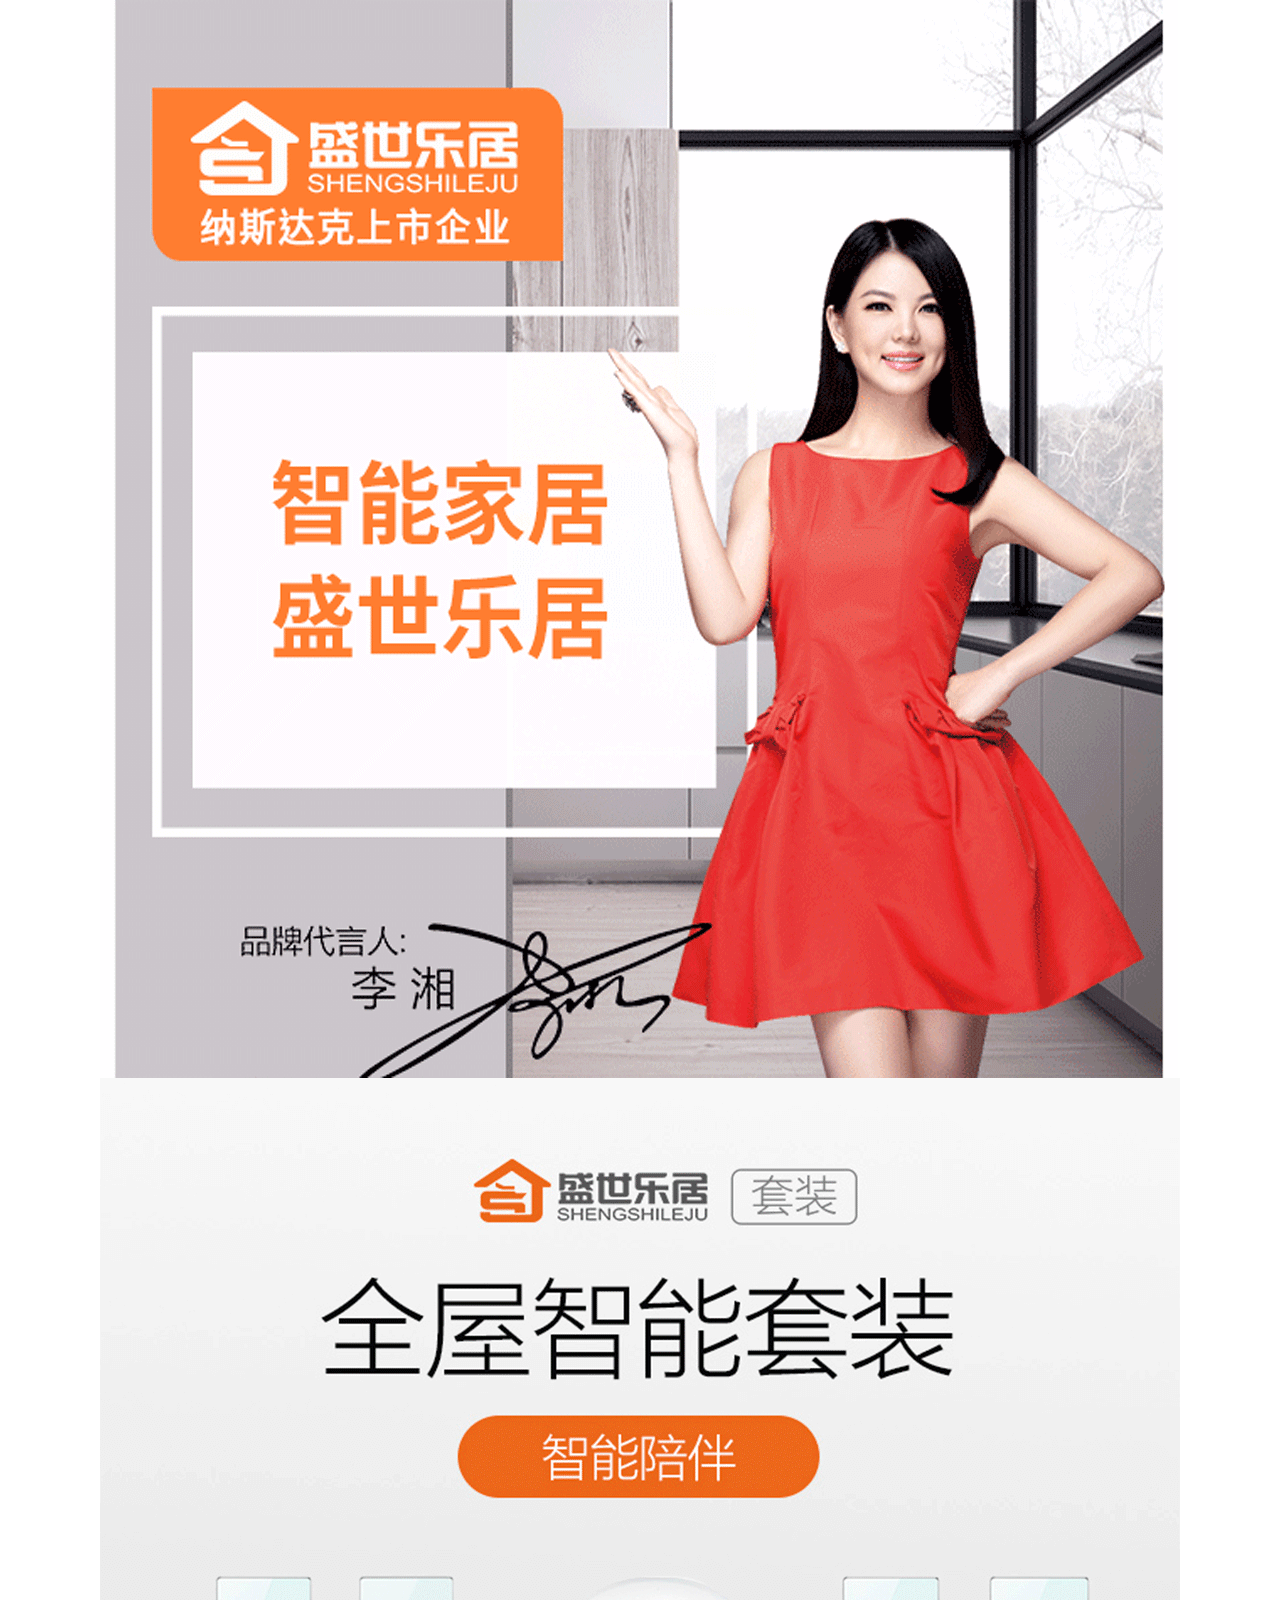
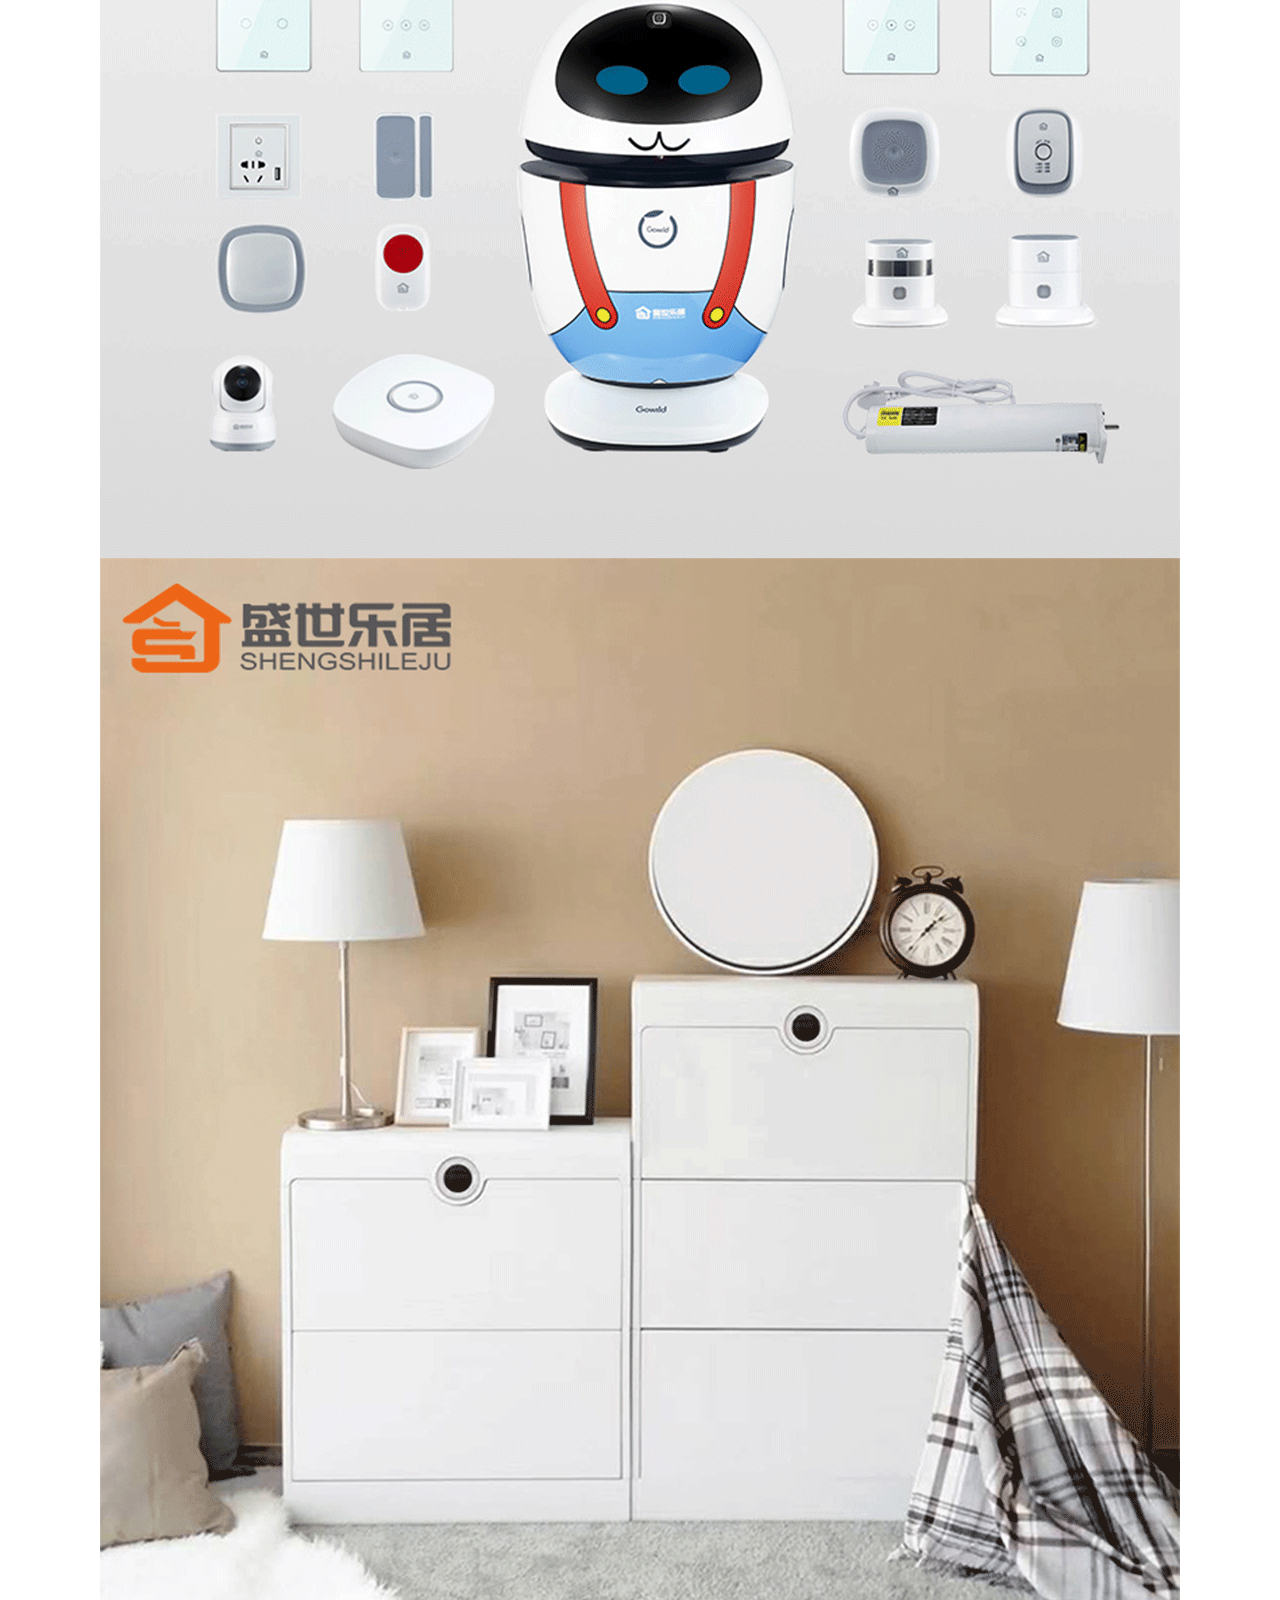
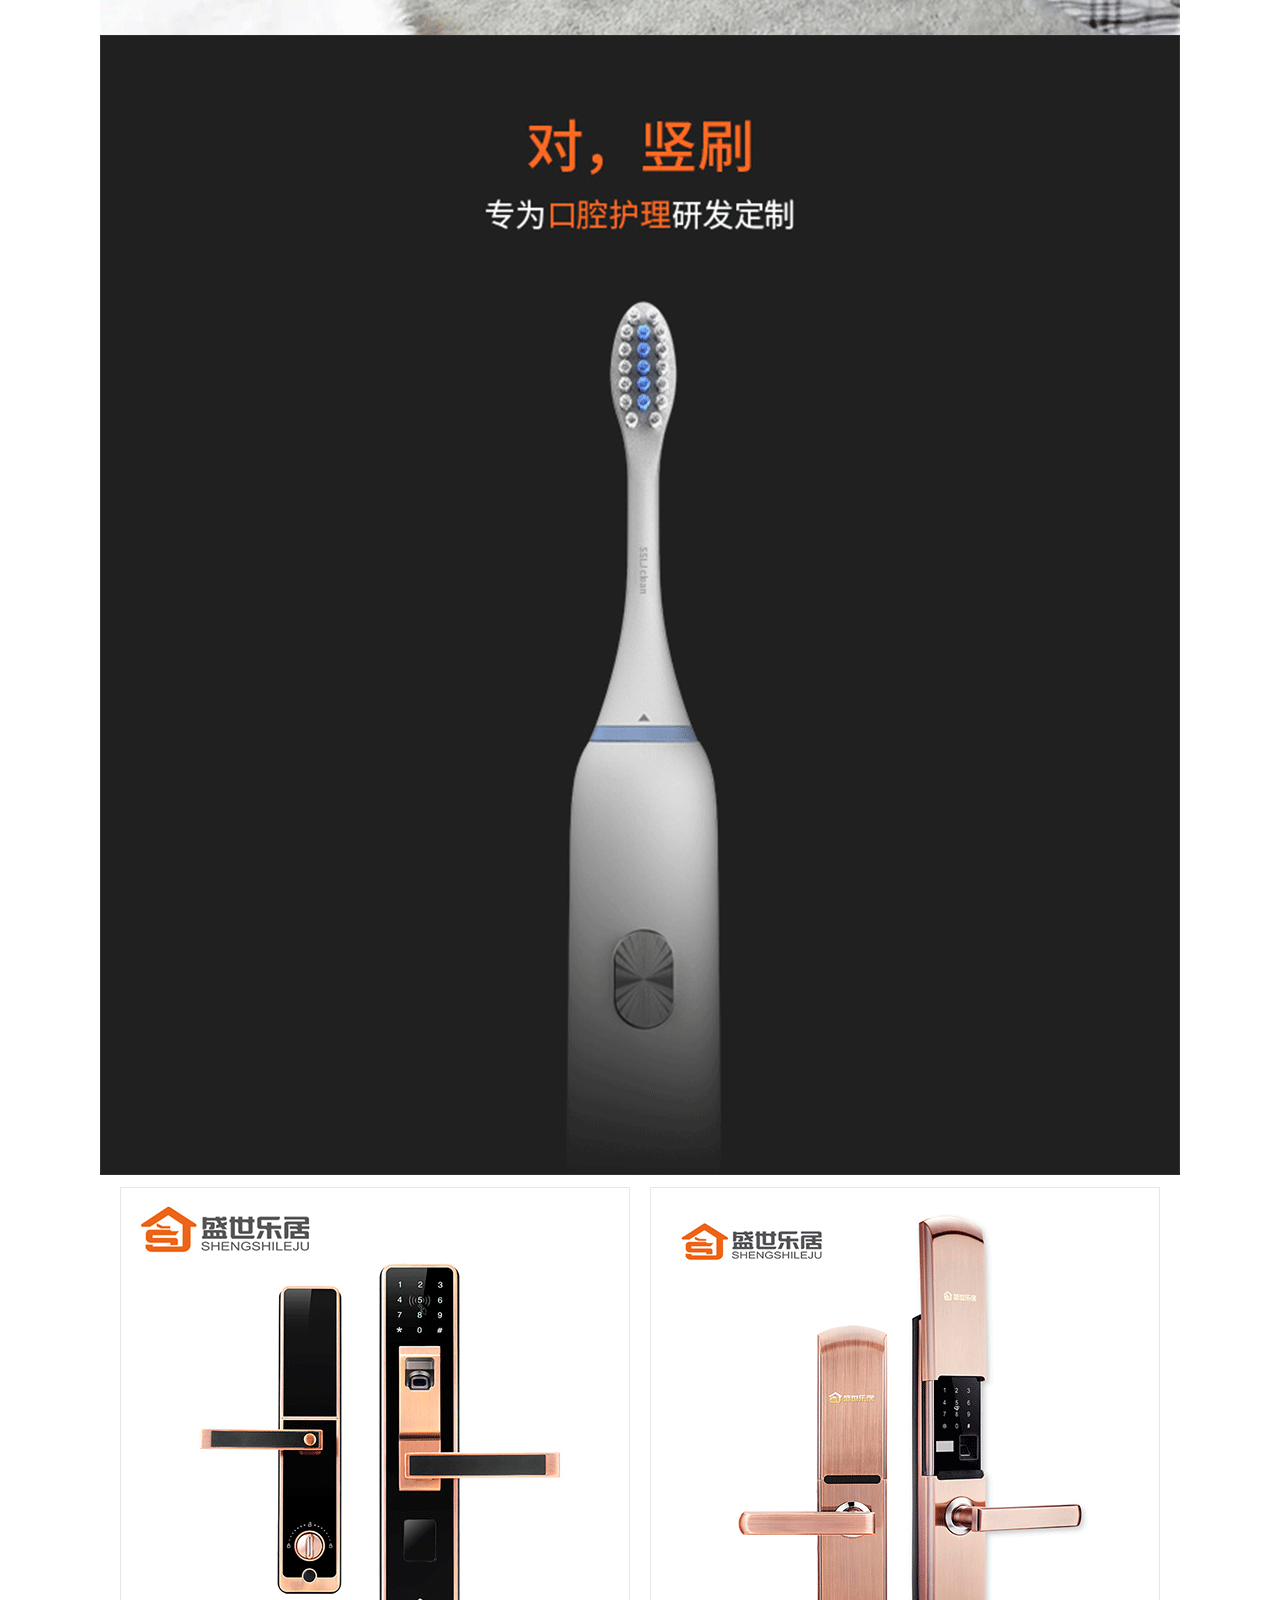
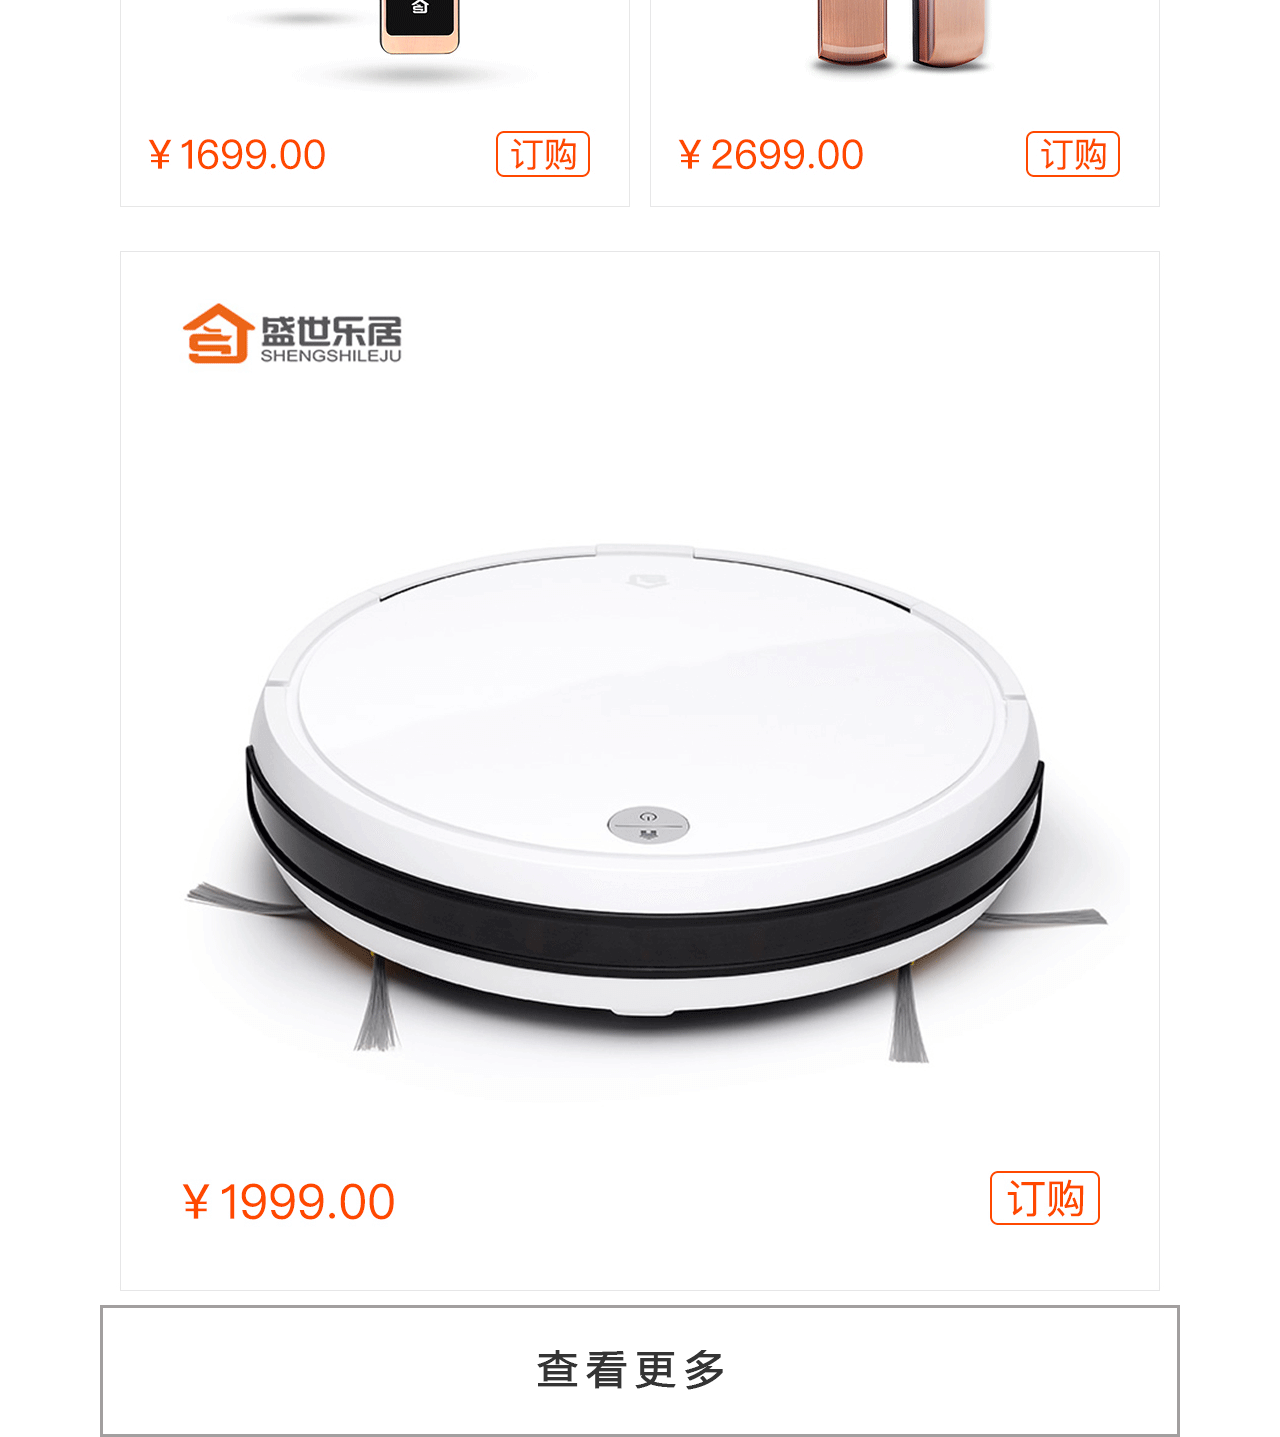
<file: index.html>
<!DOCTYPE html>
<html lang="en">
<head>
	<meta charset="UTF-8">
	<meta content="width=device-width, initial-scale=1.0, maximum-scale=1.0, user-scalable=0" name="viewport">
	<title>乐居商城</title>
	<link rel="stylesheet" href="./css/index.css">
</head>
<body>
	<div class="lojoy-index">
		<img src="./images/index/index1.png" alt="">
		<a href="./details_1.html">
			<img src="./images/index/index2.png" alt="">
		</a>
		<a href="./details_2.html">
			<img src="./images/index/index3.png" alt="">
		</a>
		<a href="./details_3.html">
			<img src="./images/index/index4.png" alt="">
		</a>	
		<div class="goods clear">
			<div class="pull-left">
				<a href="./details_4.html">
					<img src="./images/index/goods1.png" alt="">
				</a>
			</div>
			<div class="pull-right">
				<a href="./details_5.html">
					<img src="./images/index/goods2.png" alt="">
				</a>
			</div>
		</div>
		<a href="./details_6.html">
			<img src="./images/index/index5.png" alt="">
		</a>
		<a href="./more.html">
			<img src="./images/index/btn_more.png" alt="">
		</a>
	</div>
</body>
</html>
</file>
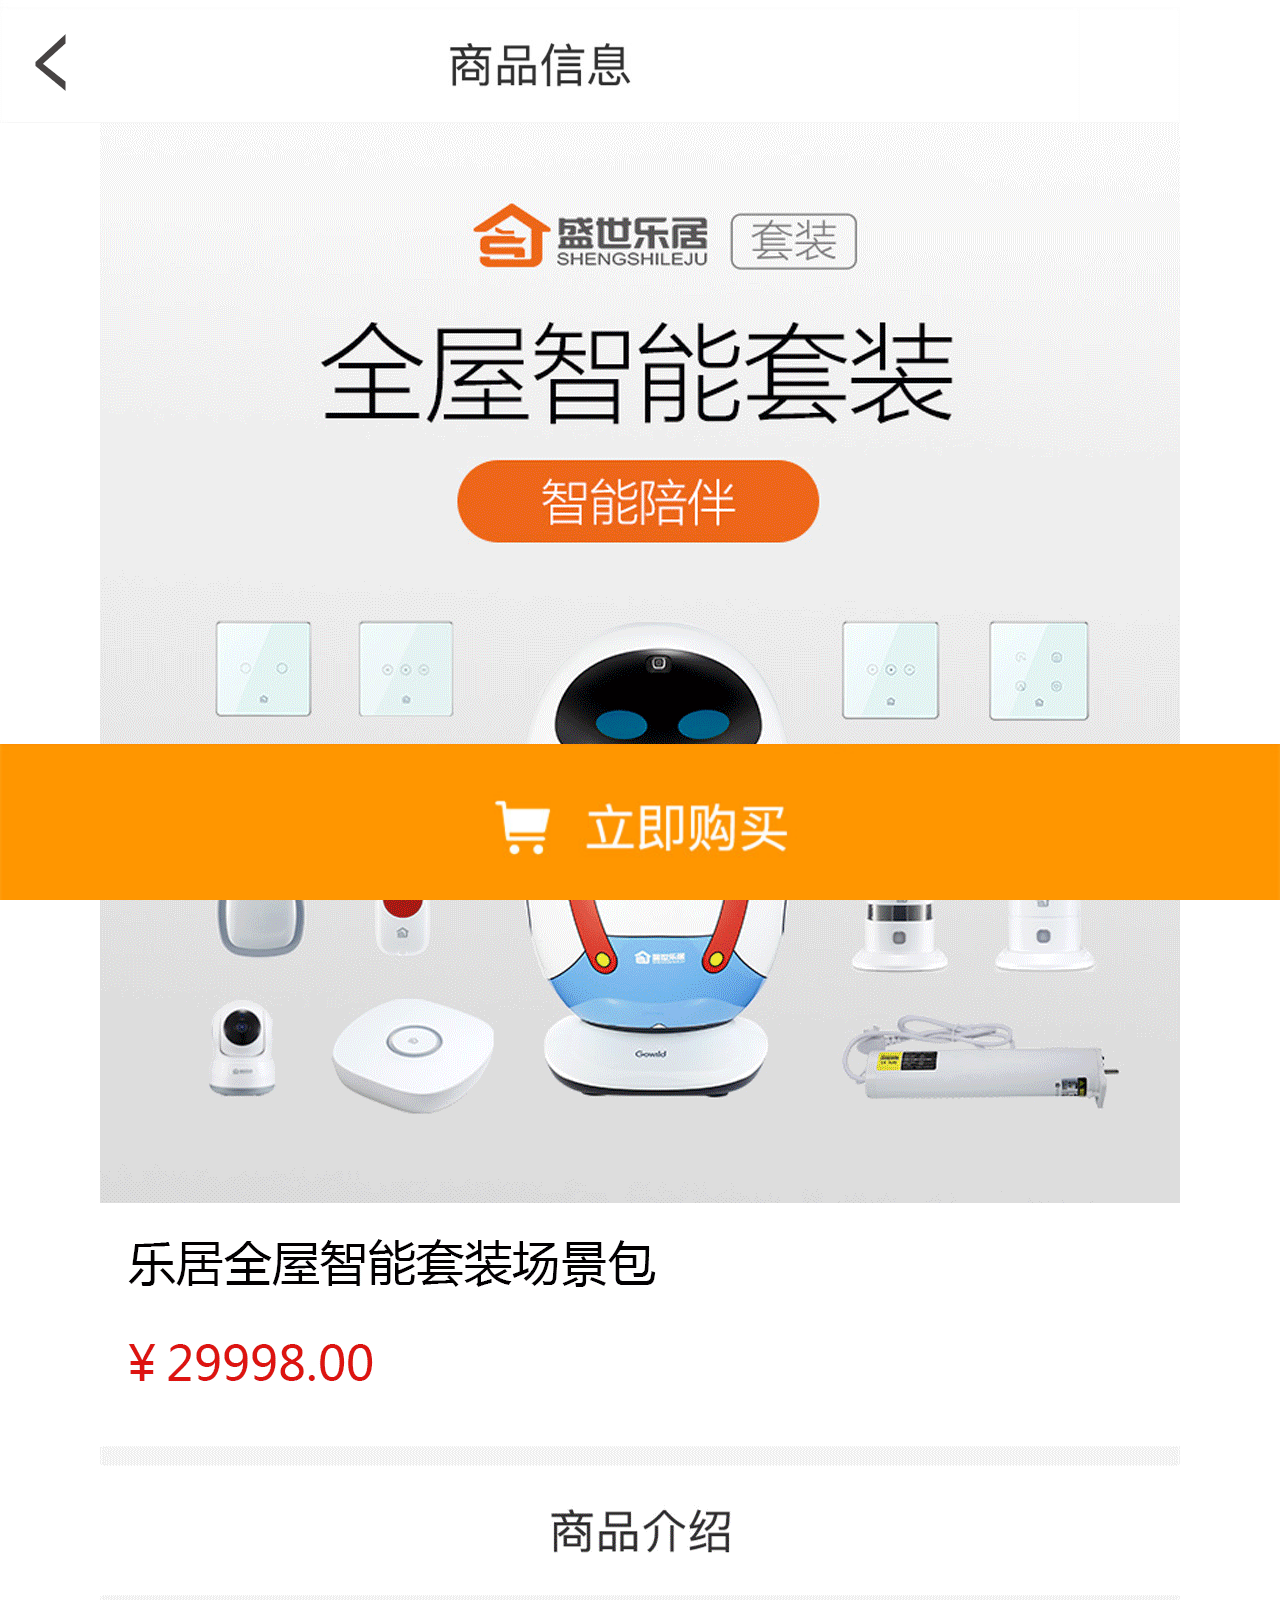
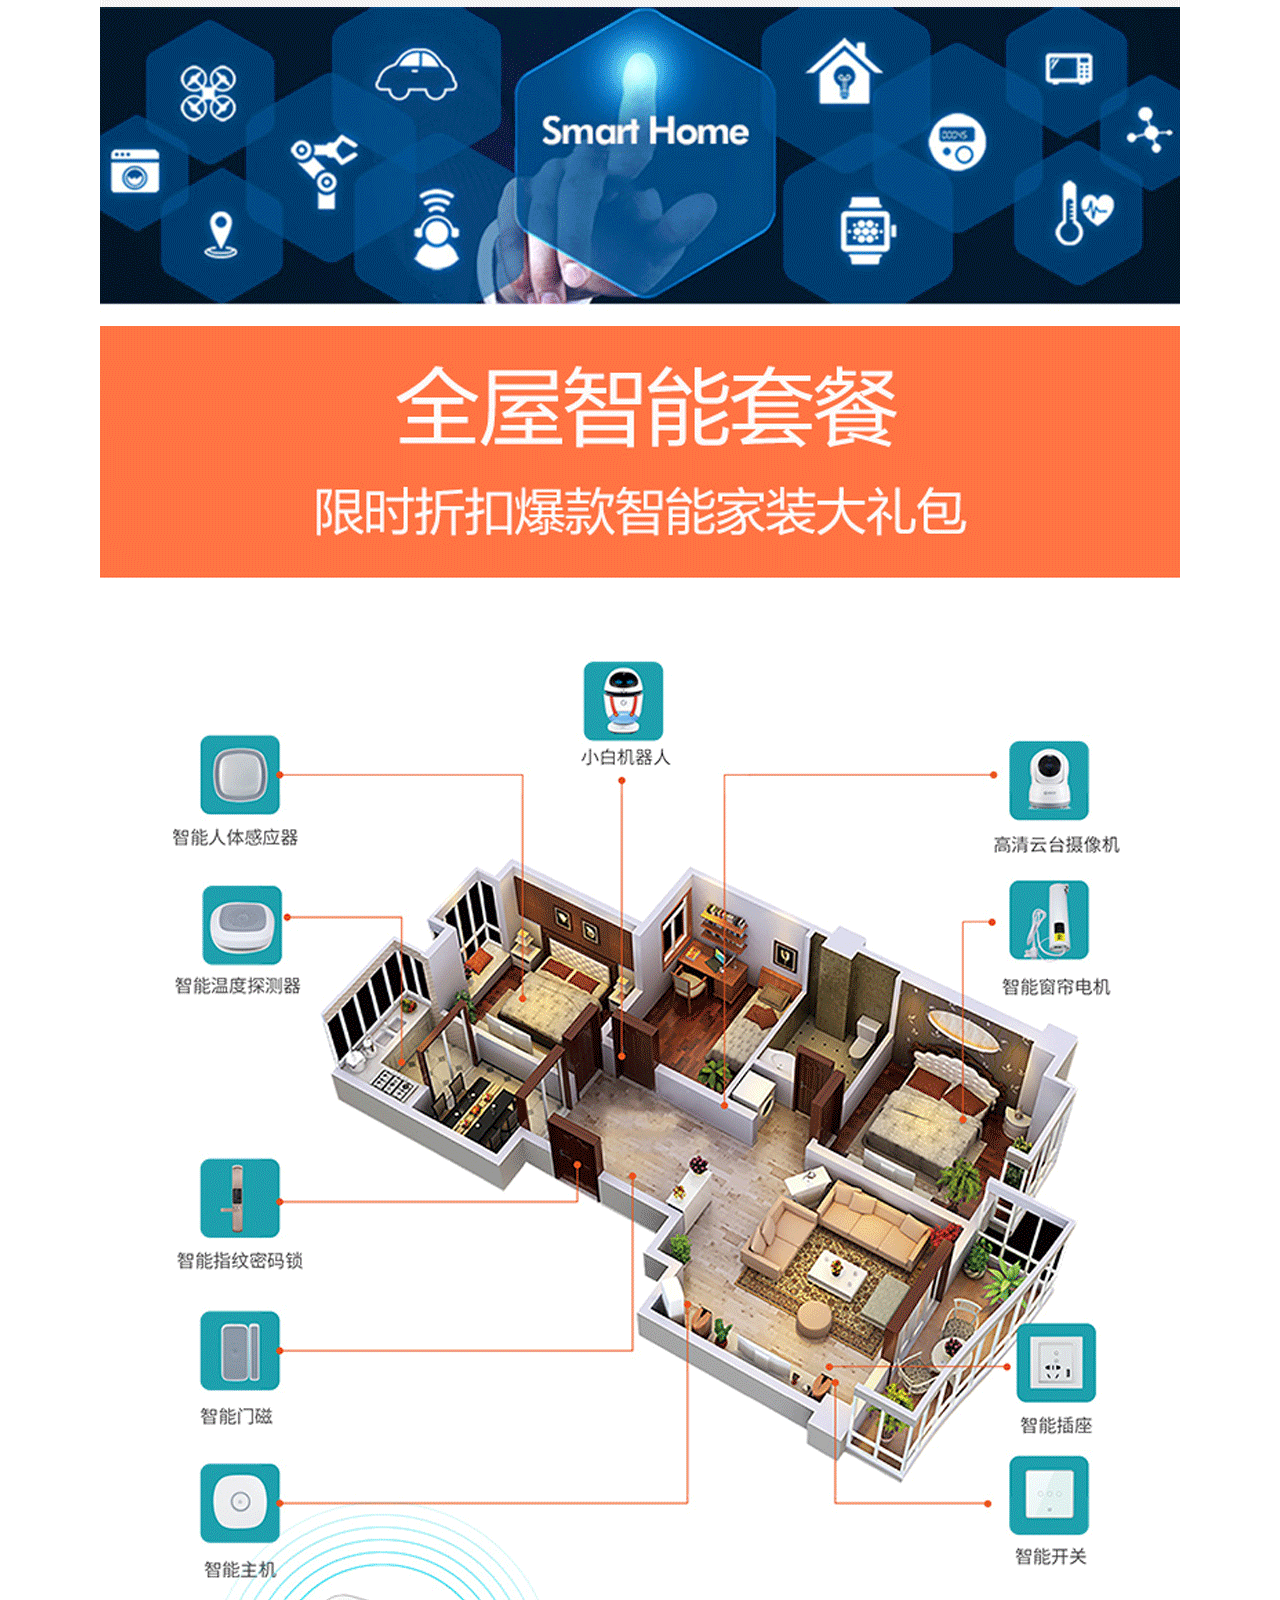
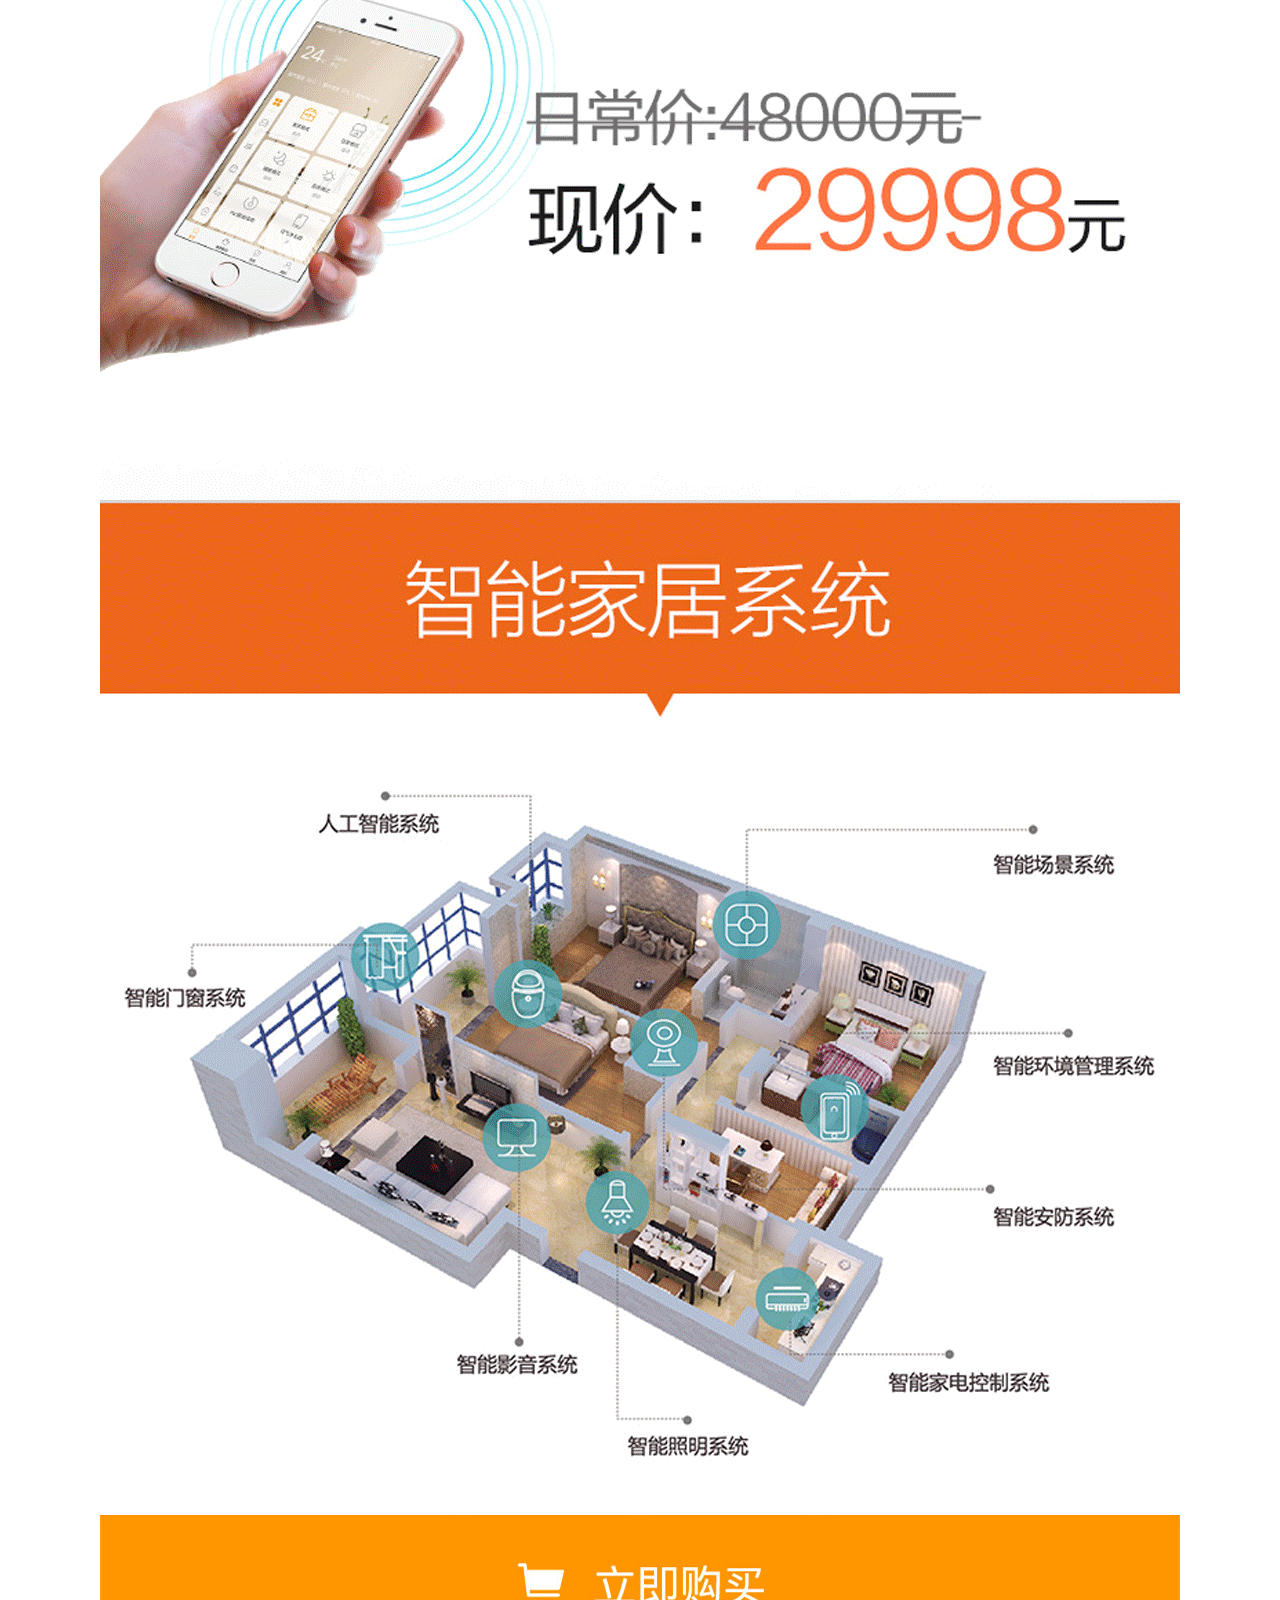
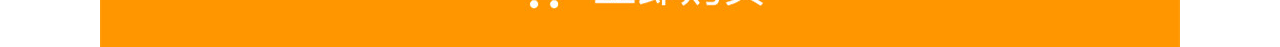
<file: details_1.html>
<!DOCTYPE html>
<html lang="en">
<head>
	<meta charset="UTF-8">
	 <meta content="width=device-width, initial-scale=1.0, maximum-scale=1.0, user-scalable=0" name="viewport">
	<title>乐居商城</title>
	<link rel="stylesheet" href="./css/index.css">
</head>
<body>
	<div class="lojoy-index">
		<a href="./index.html" class="fixTop">
			<img src="./images/detailBack.png" alt="">
		</a>
		<img src="./images/detailBack.png" alt="">
		<div class="content">
			<img src="./images/details/details1.png" alt="">
			<img src="./images/btnBuy.png" class="alertCode" alt="">
			<img src="./images/btnBuy.png" class="alertCode btnBottom" alt="">
		</div>
	</div>
	<div class="shade">
		<img src="./images/codes/code1.png" alt="">
	</div>
	<script src="./js/jquery.js"></script>
	<script src="./js/common.js"></script>
</body>
</html>
</file>
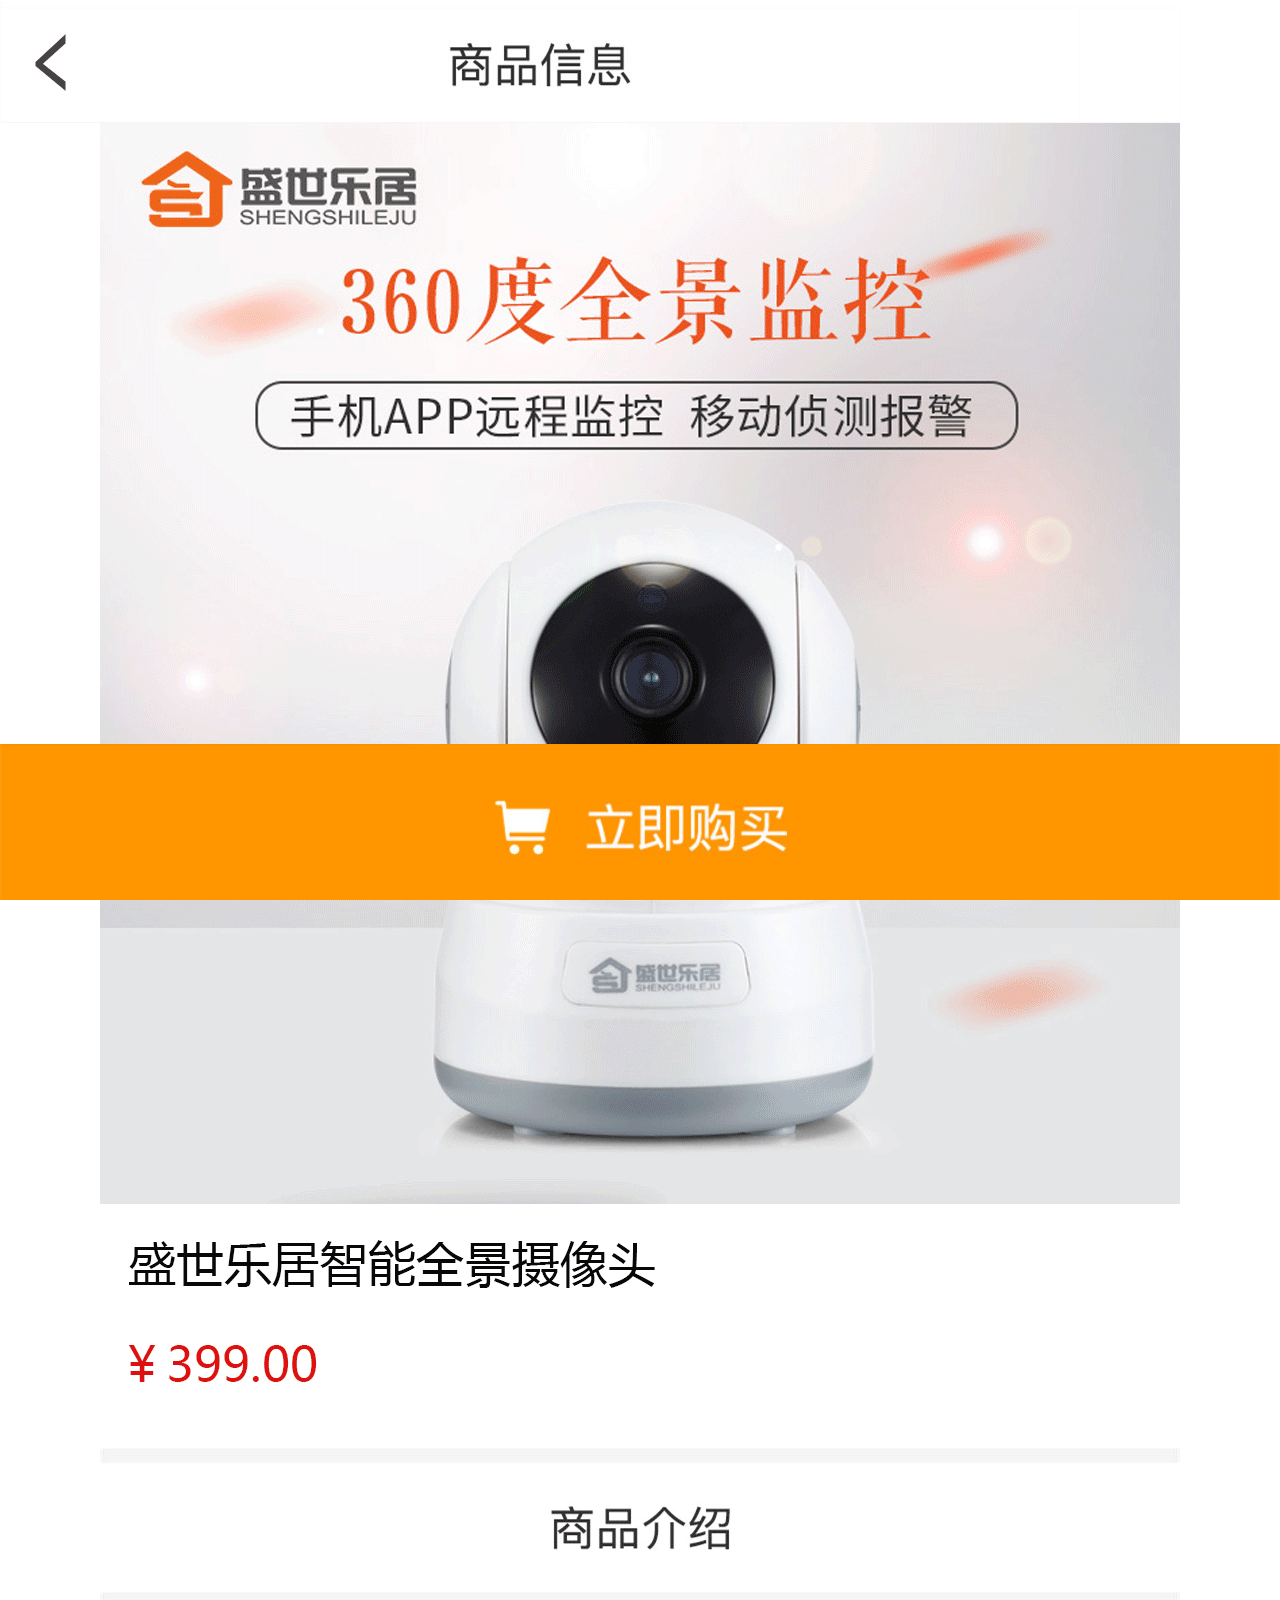
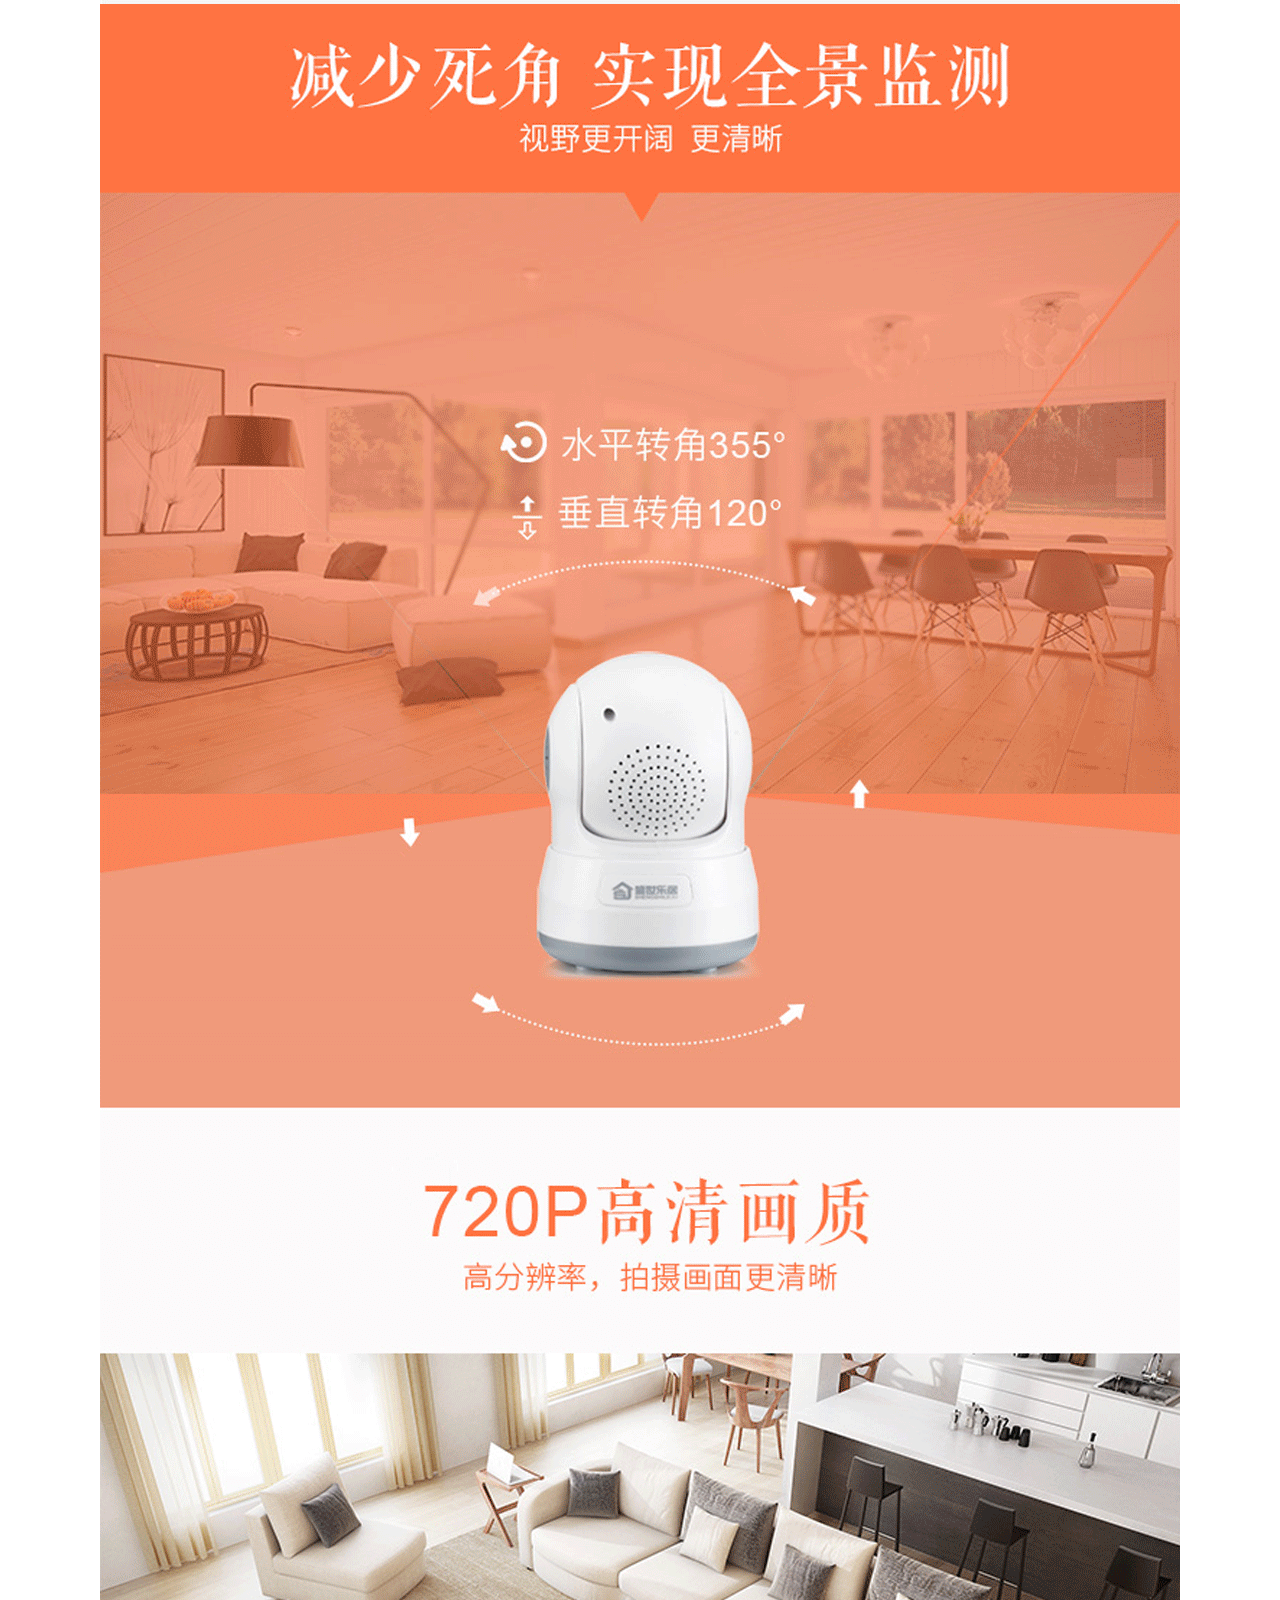
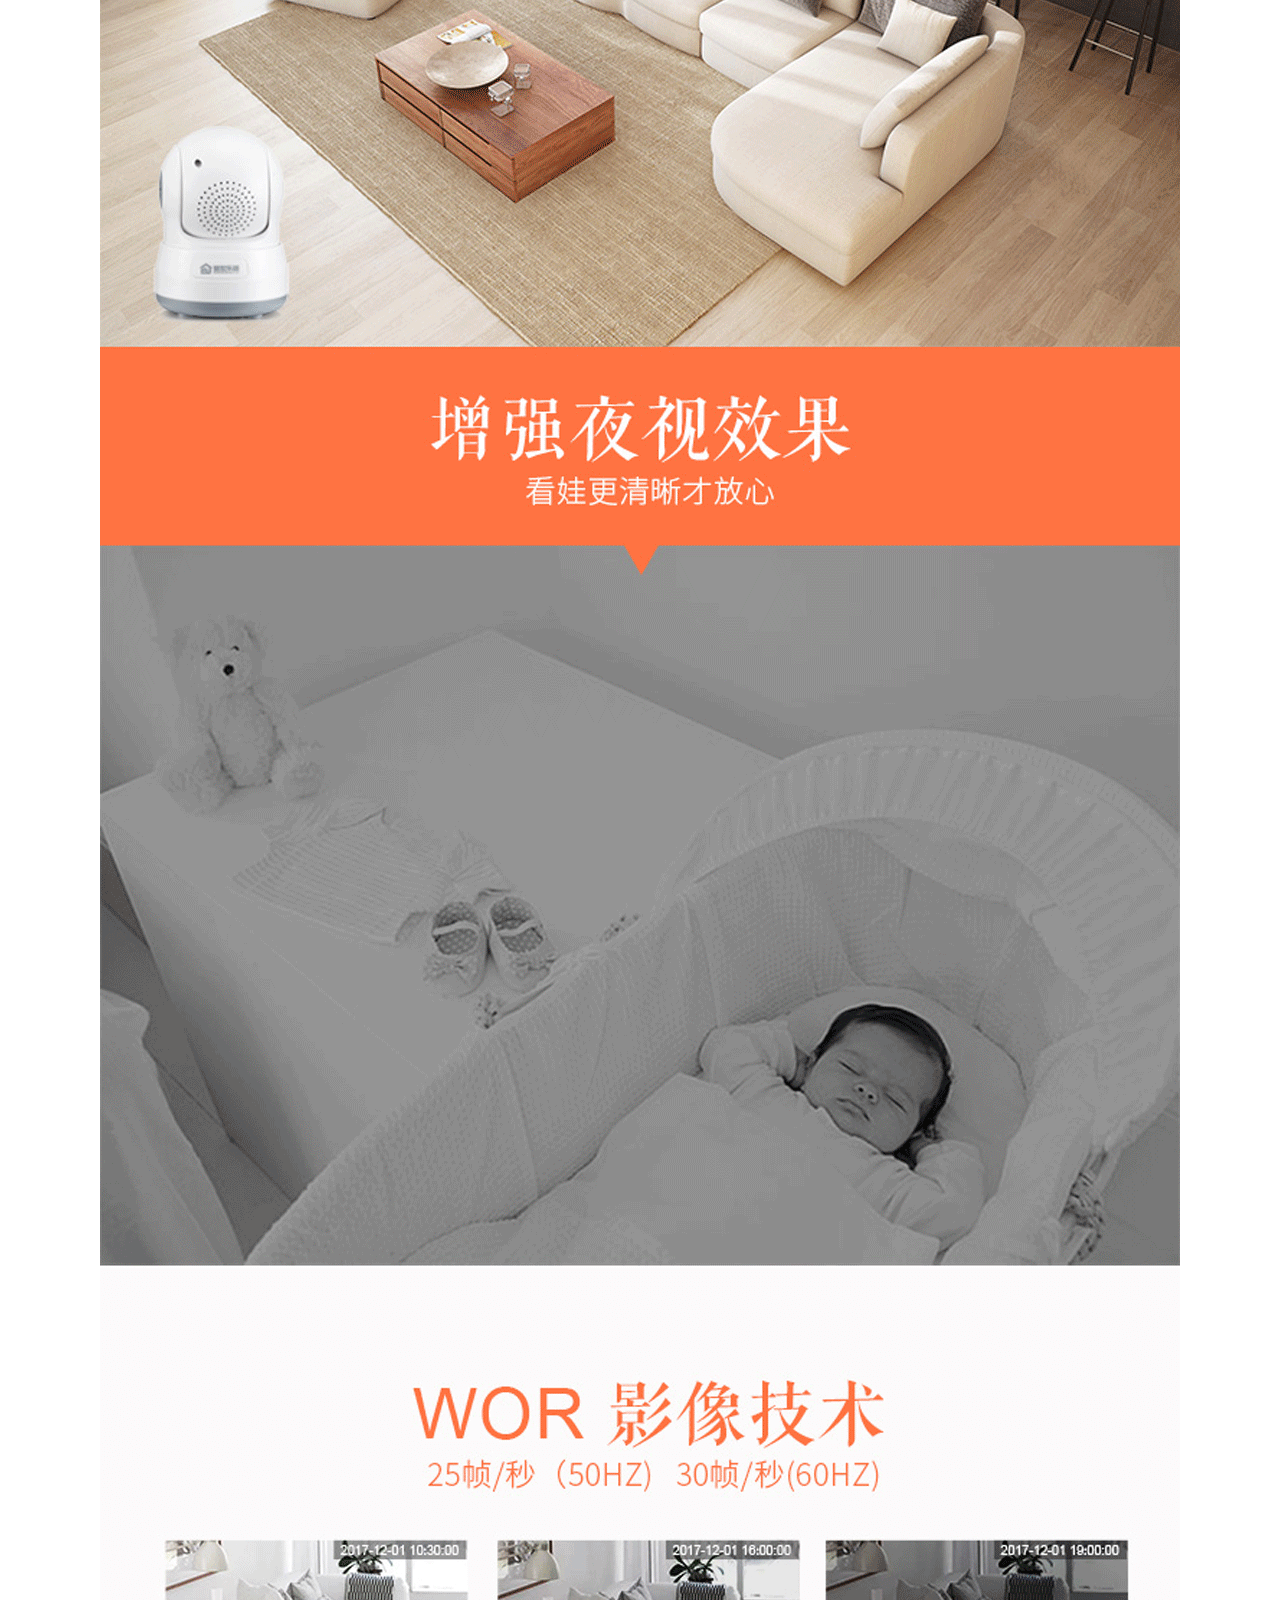
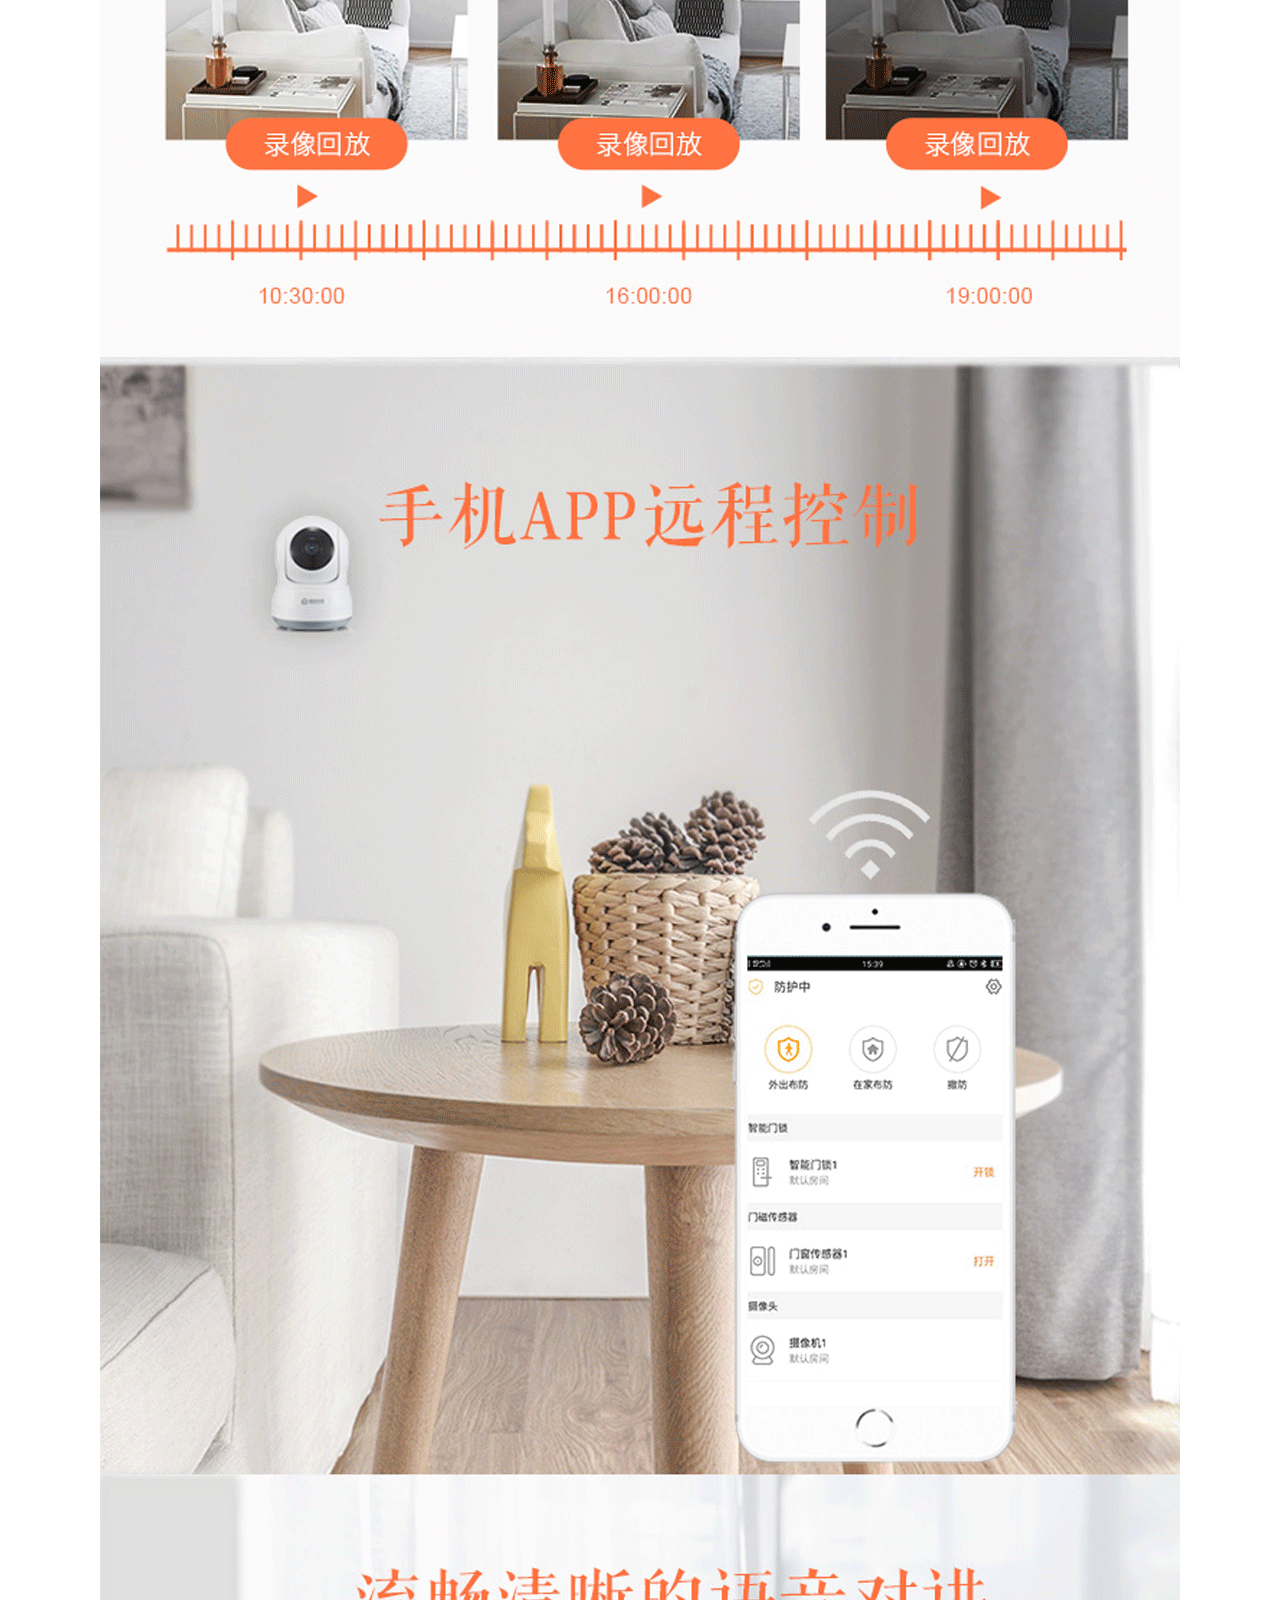
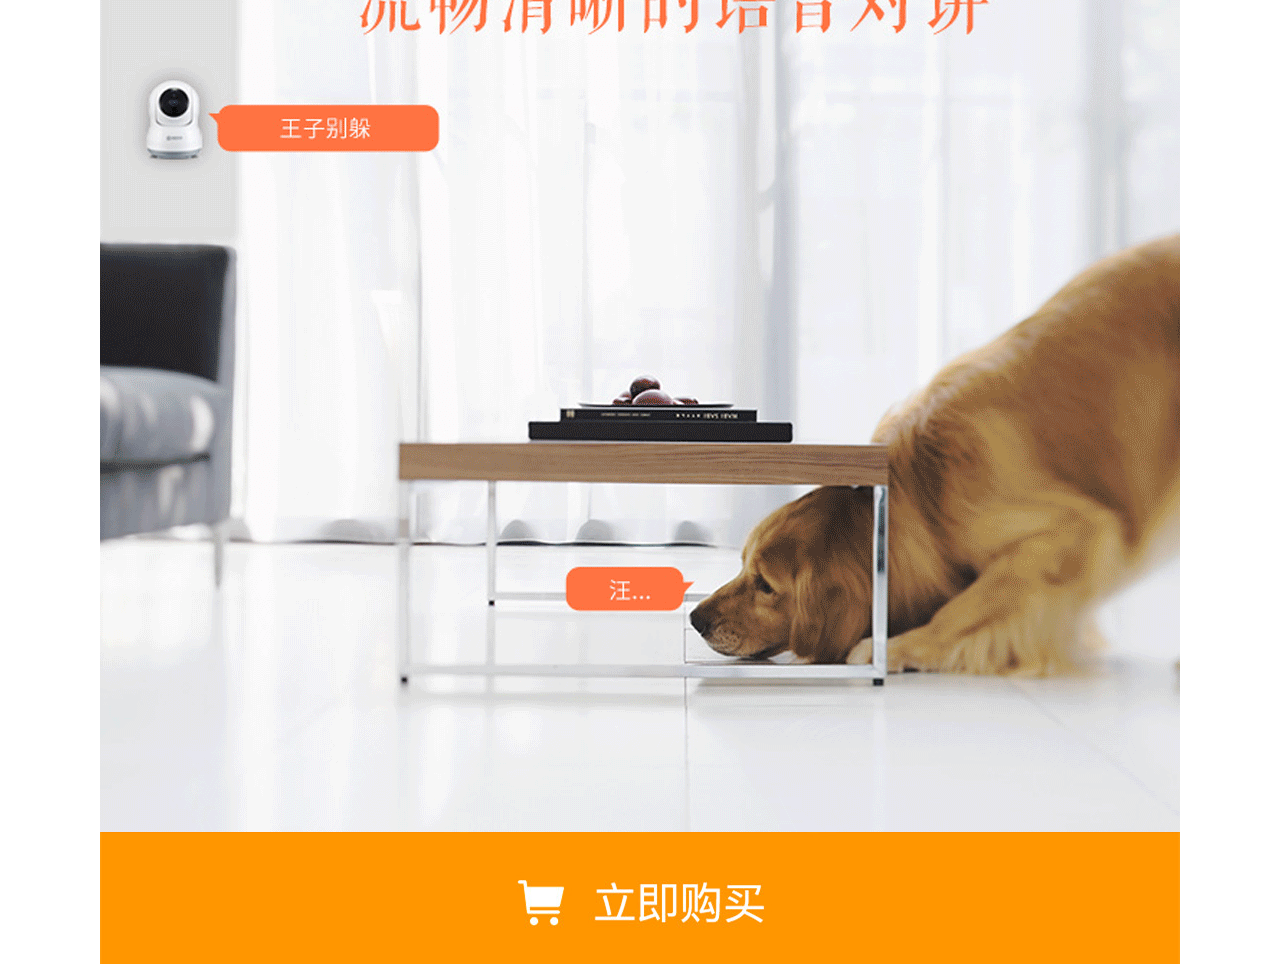
<file: details_10.html>
<!DOCTYPE html>
<html lang="en">
<head>
	<meta charset="UTF-8">
	<meta content="width=device-width, initial-scale=1.0, maximum-scale=1.0, user-scalable=0" name="viewport">
	<title>乐居商城</title>
	<link rel="stylesheet" href="./css/index.css">
</head>
<body>
	<div class="lojoy-index">
		<a href="./more.html" class="fixTop">
			<img src="./images/detailBack.png" alt="">
		</a>
		<img src="./images/detailBack.png" alt="">
		<div class="content">
			<img src="./images/details/details9.png" alt="">
			<img src="./images/btnBuy.png" class="alertCode" alt="">
			<img src="./images/btnBuy.png" class="alertCode btnBottom" alt="">
		</div>
	</div>
	<div class="shade">
		<img src="./images/codes/code10.png" alt="">
	</div>
	<script src="./js/jquery.js"></script>
	<script src="./js/common.js"></script>
</body>
</html>
</file>
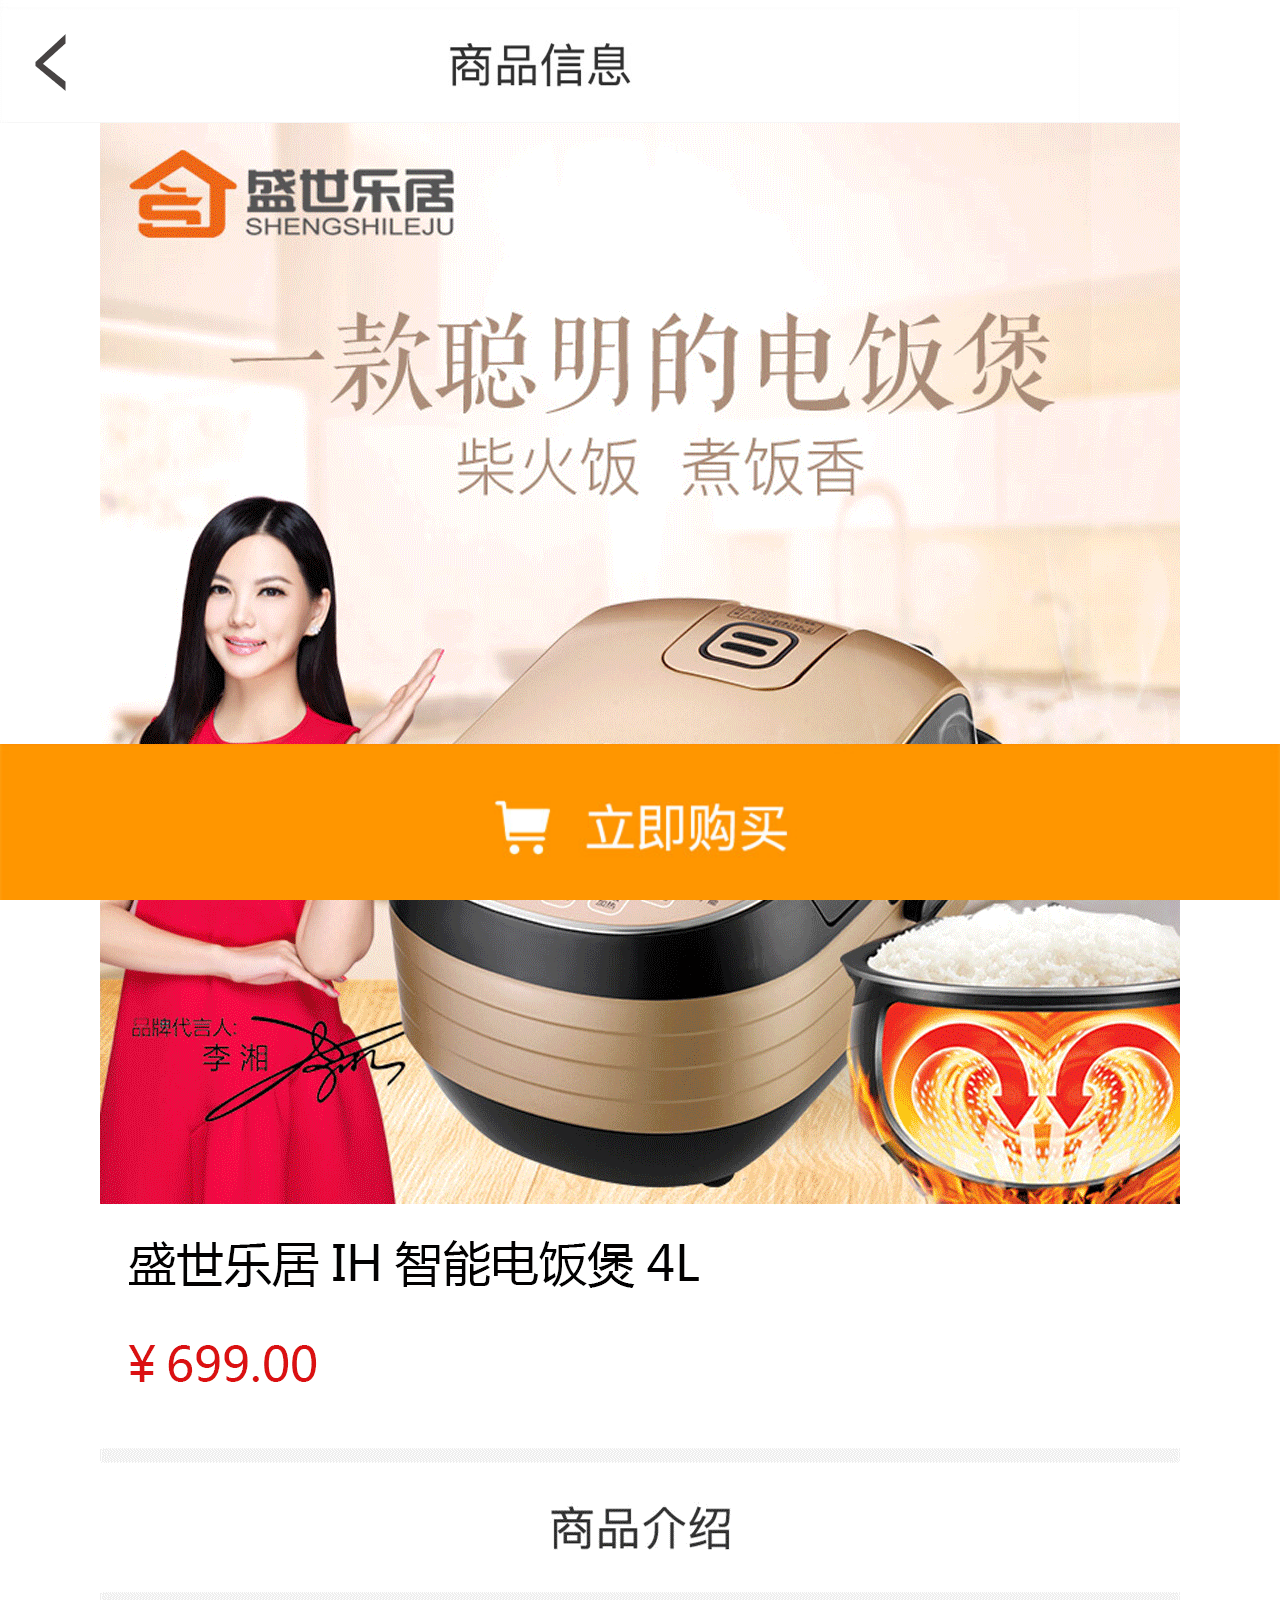
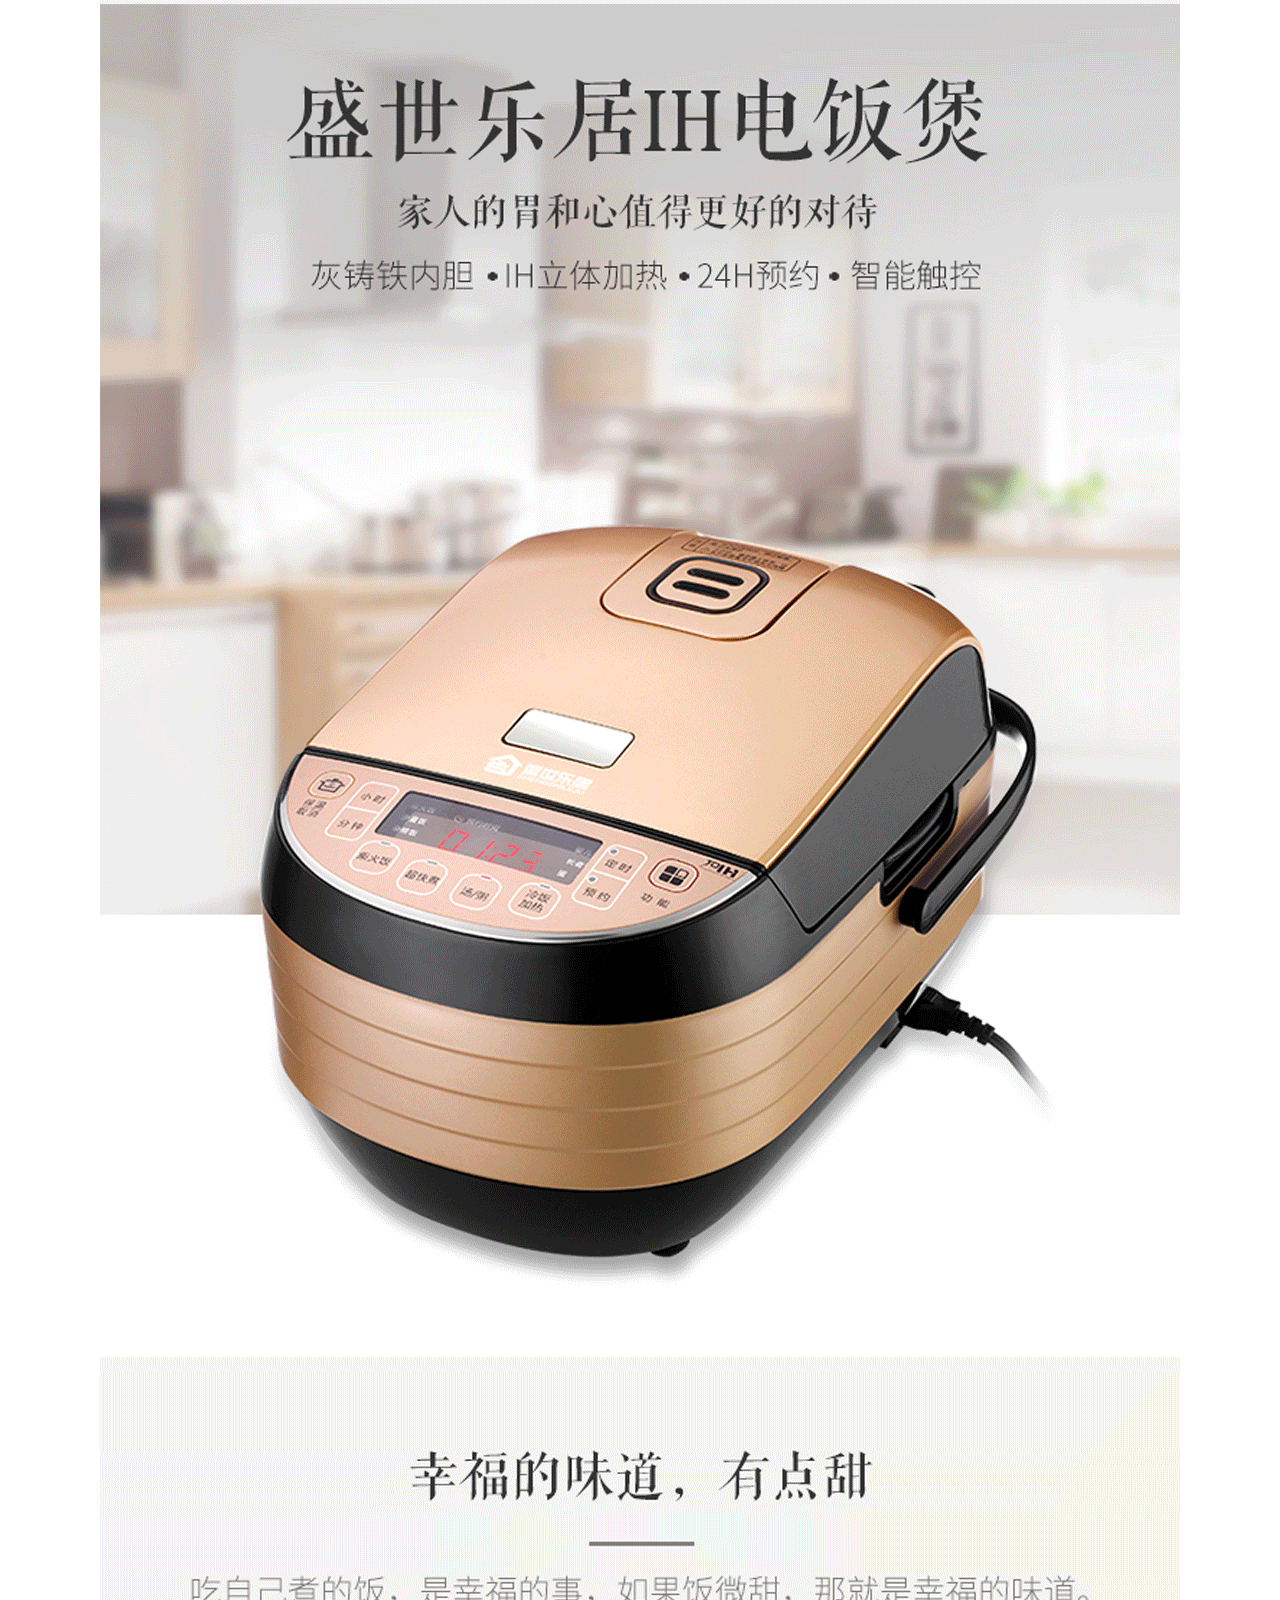
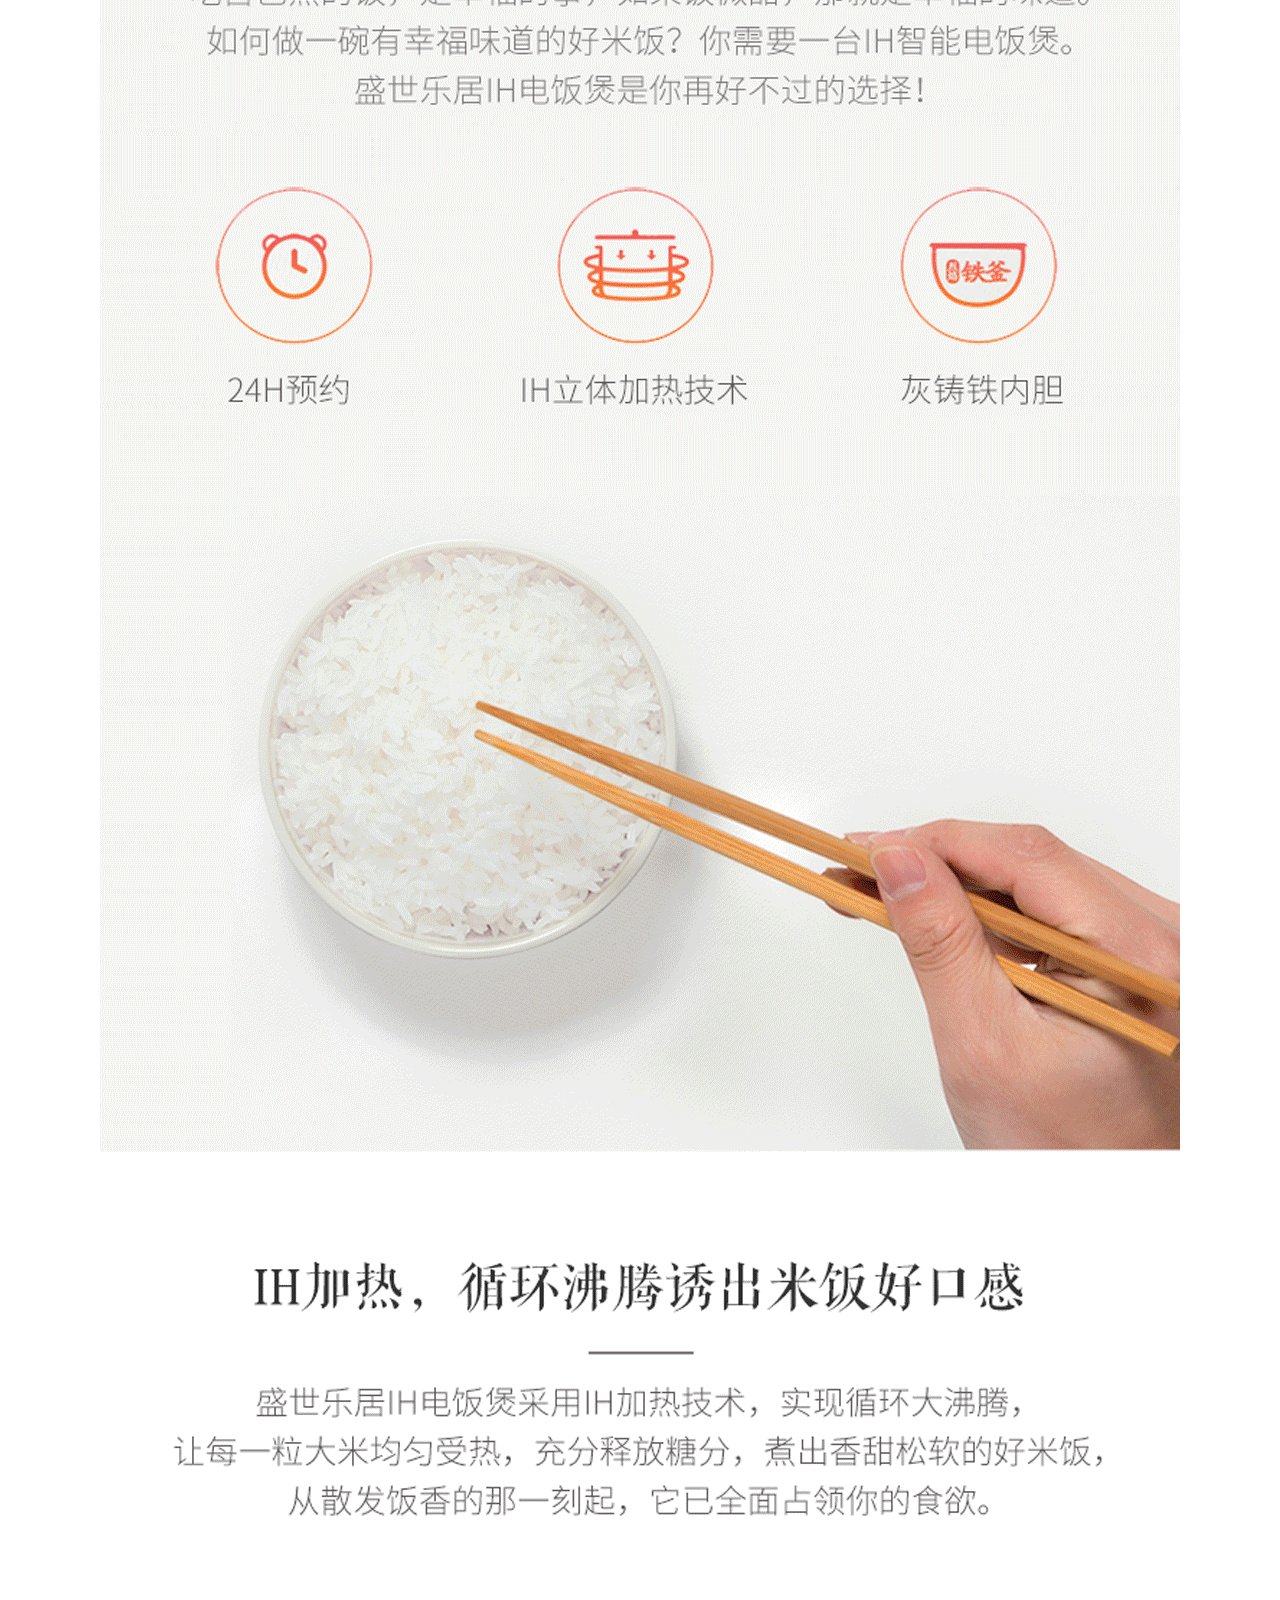
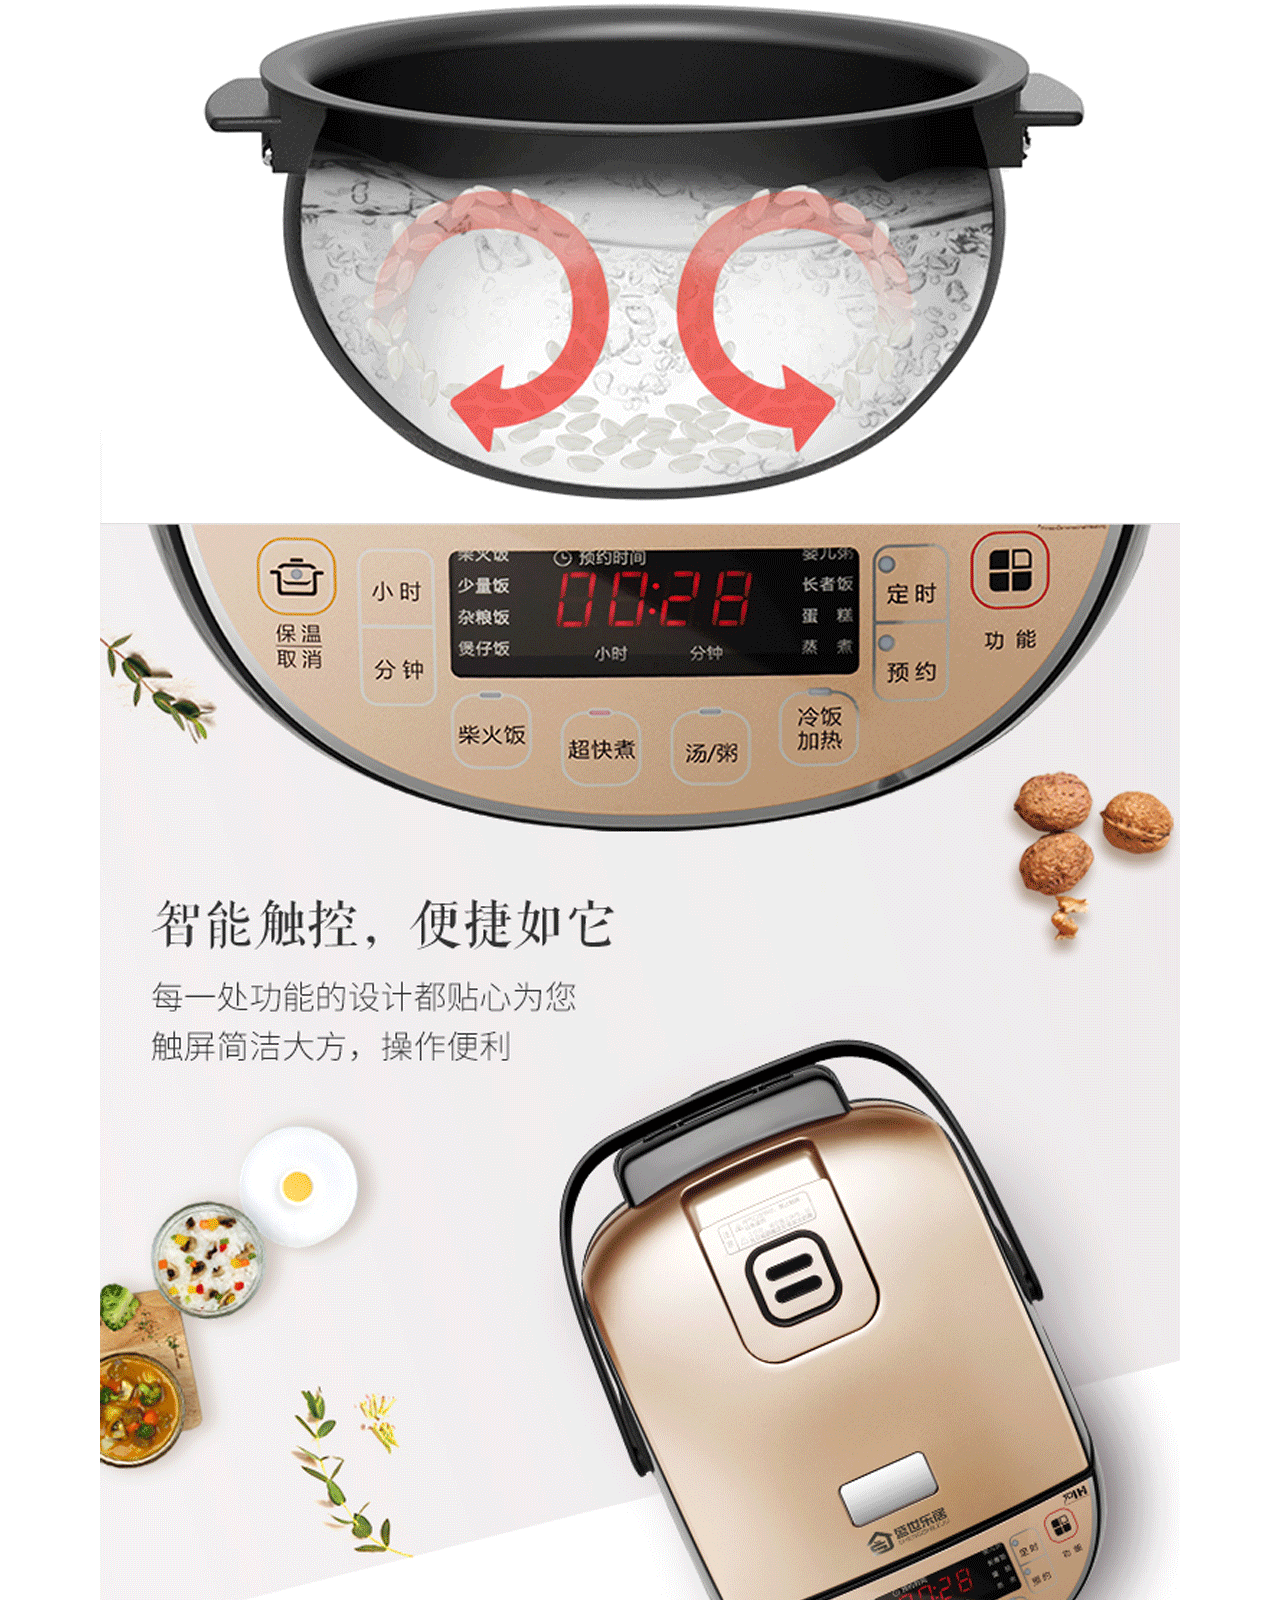
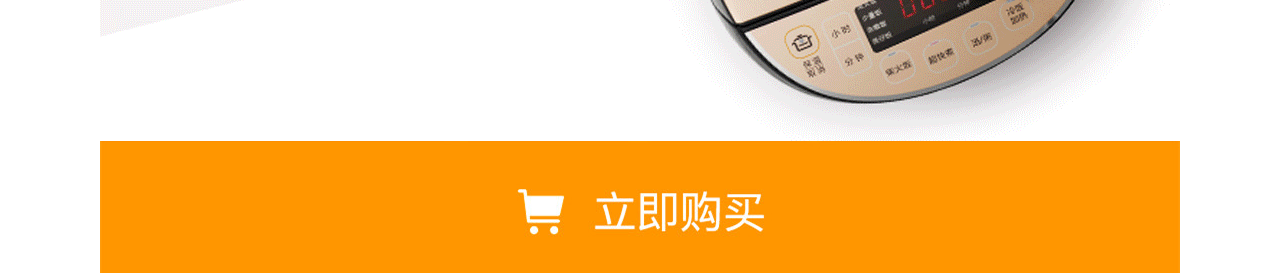
<file: details_11.html>
<!DOCTYPE html>
<html lang="en">
<head>
	<meta charset="UTF-8">
	<meta content="width=device-width, initial-scale=1.0, maximum-scale=1.0, user-scalable=0" name="viewport">
	<title>乐居商城</title>
	<link rel="stylesheet" href="./css/index.css">
</head>
<body>
	<div class="lojoy-index">
		<a href="./more.html" class="fixTop">
			<img src="./images/detailBack.png" alt="">
		</a>
		<img src="./images/detailBack.png" alt="">
		<div class="content">
			<img src="./images/details/details11.png" alt="">
			<img src="./images/btnBuy.png" class="alertCode" alt="">
			<img src="./images/btnBuy.png" class="alertCode btnBottom" alt="">
		</div>
	</div>
	<div class="shade">
		<img src="./images/codes/code11.png" alt="">
	</div>
	<script src="./js/jquery.js"></script>
	<script src="./js/common.js"></script>
</body>
</html>
</file>
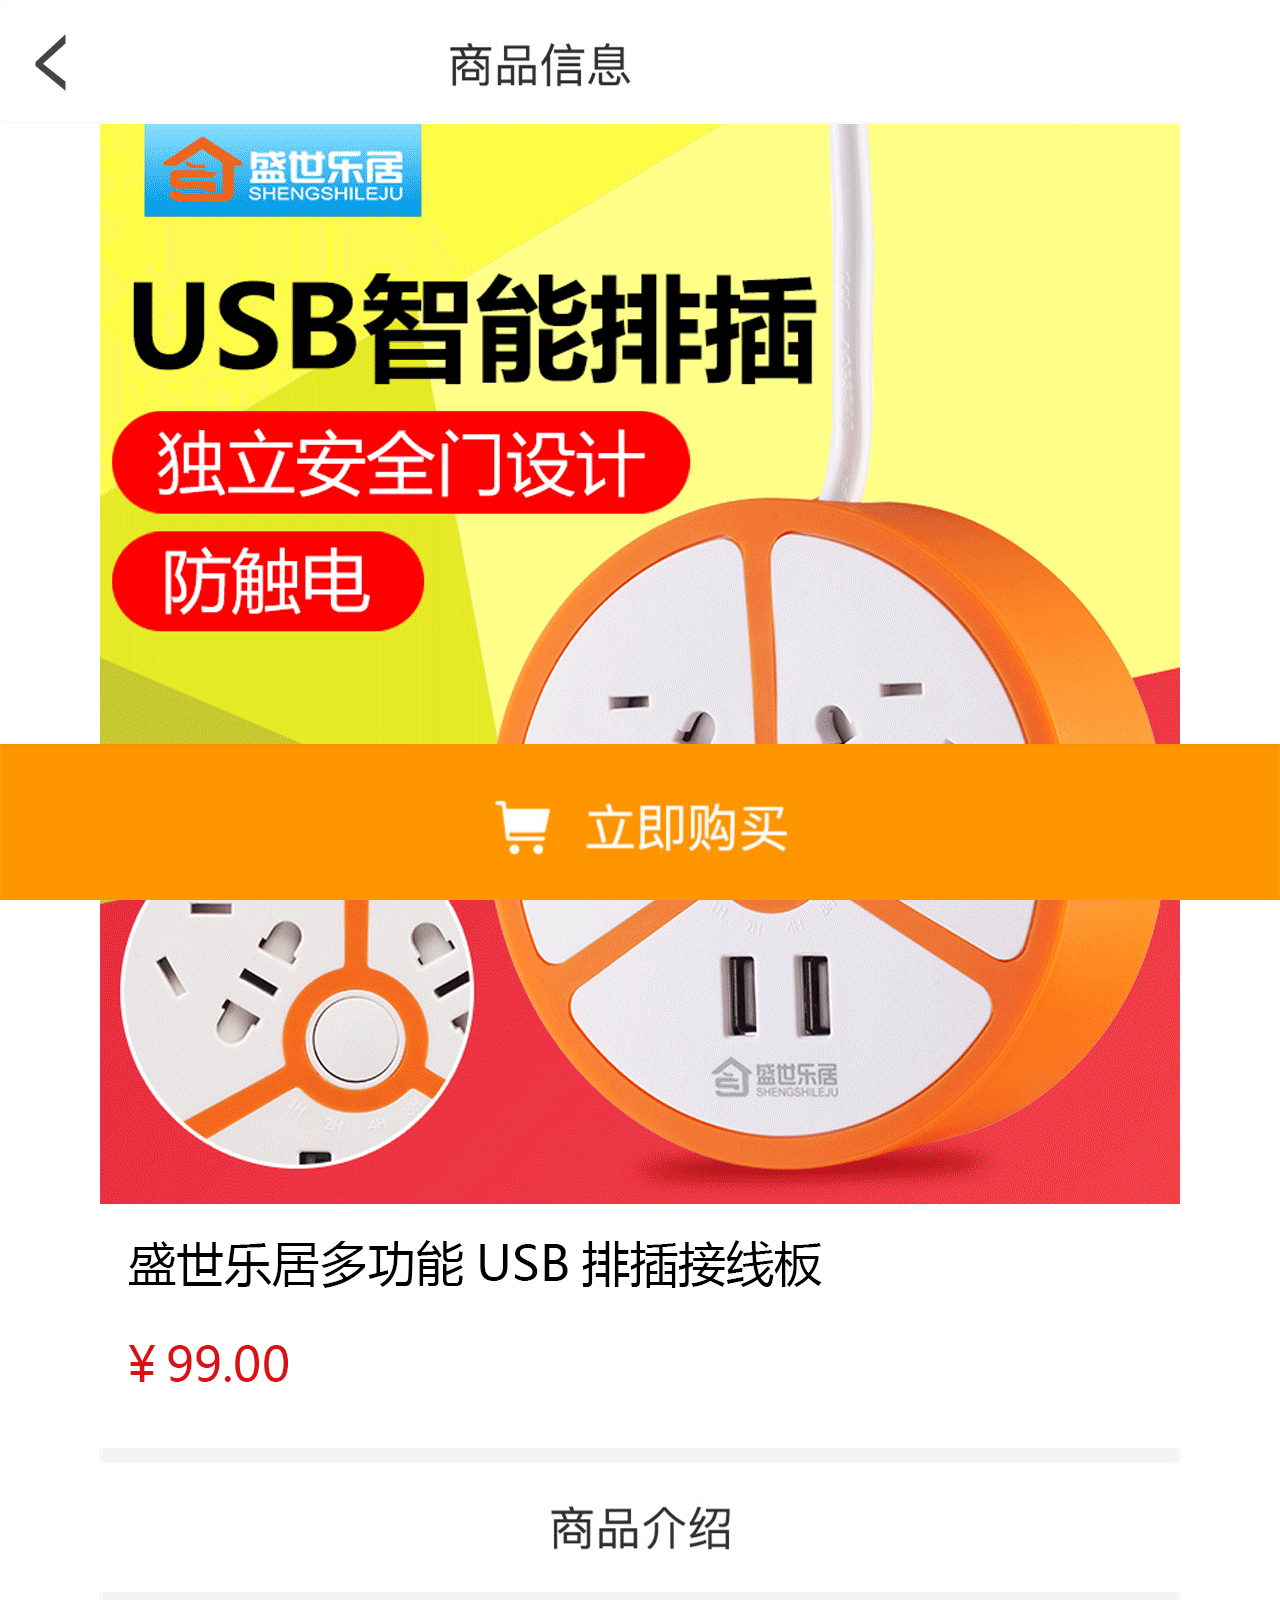
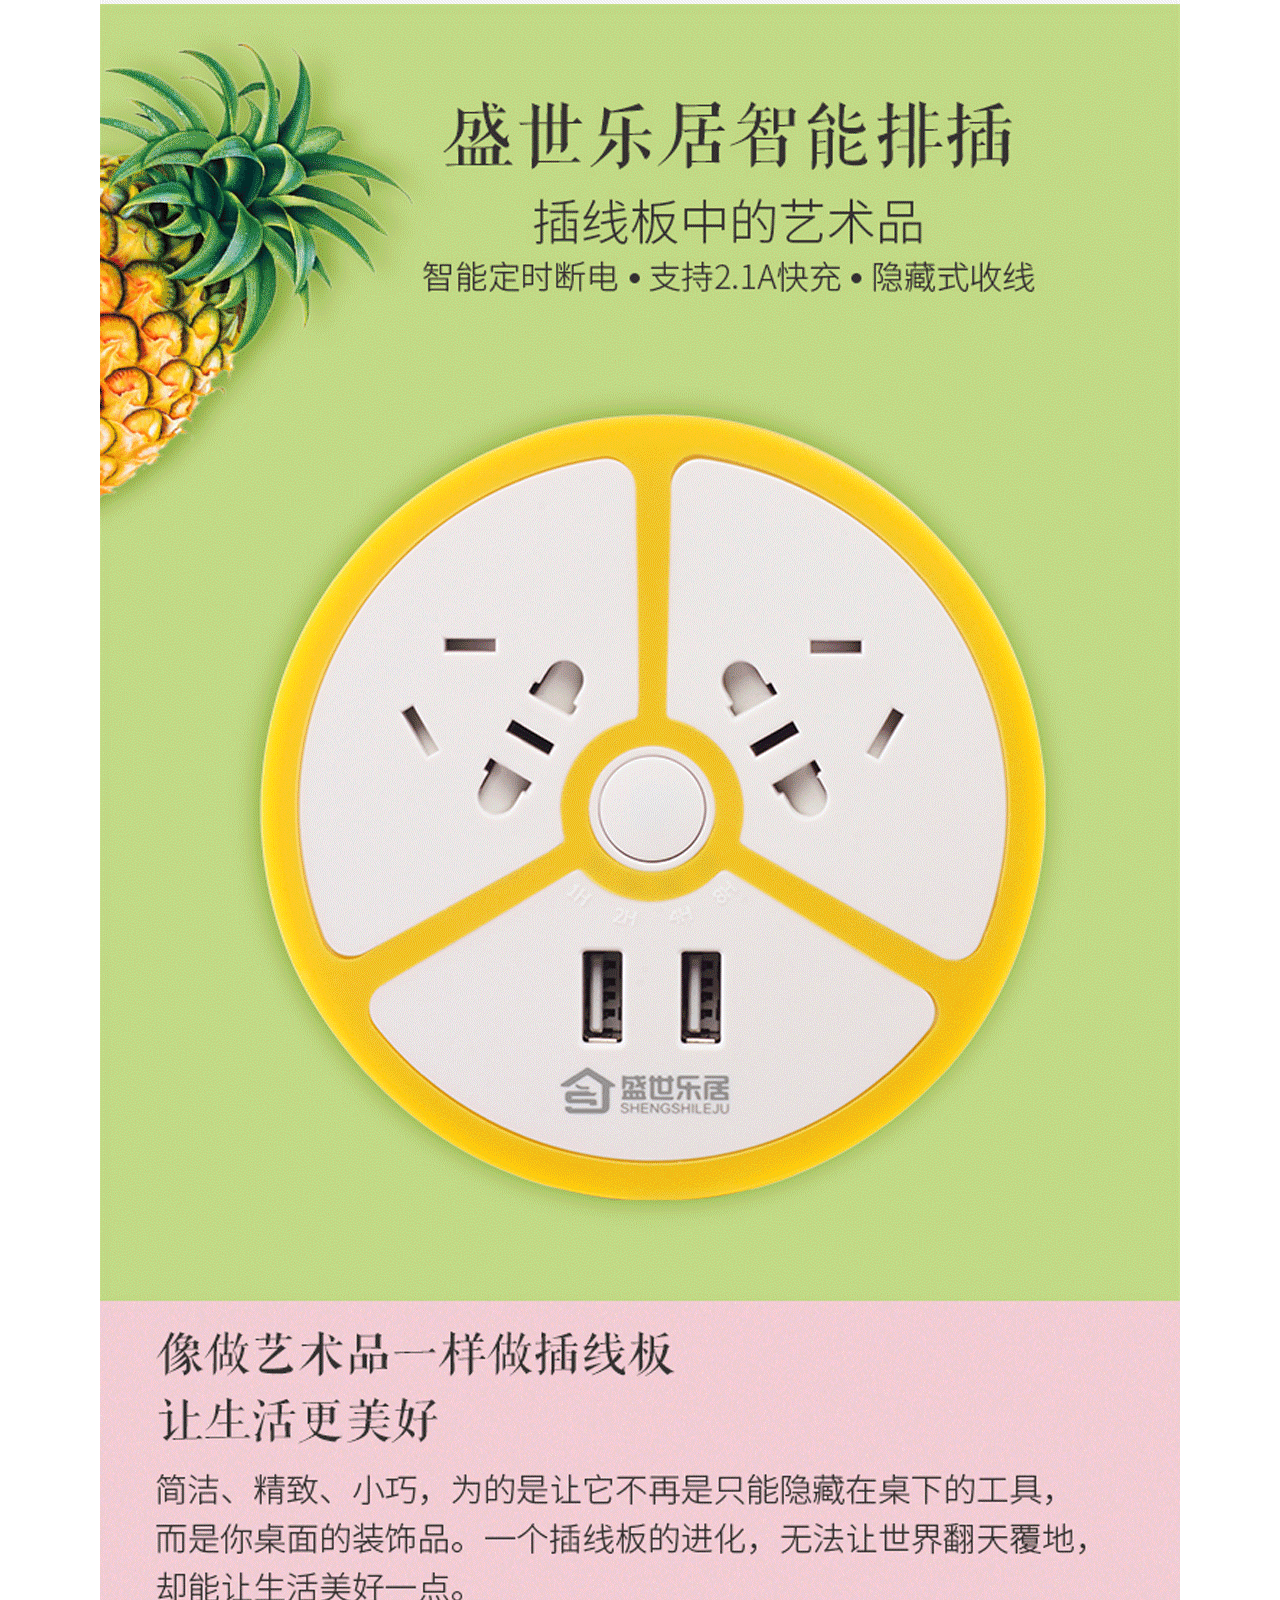
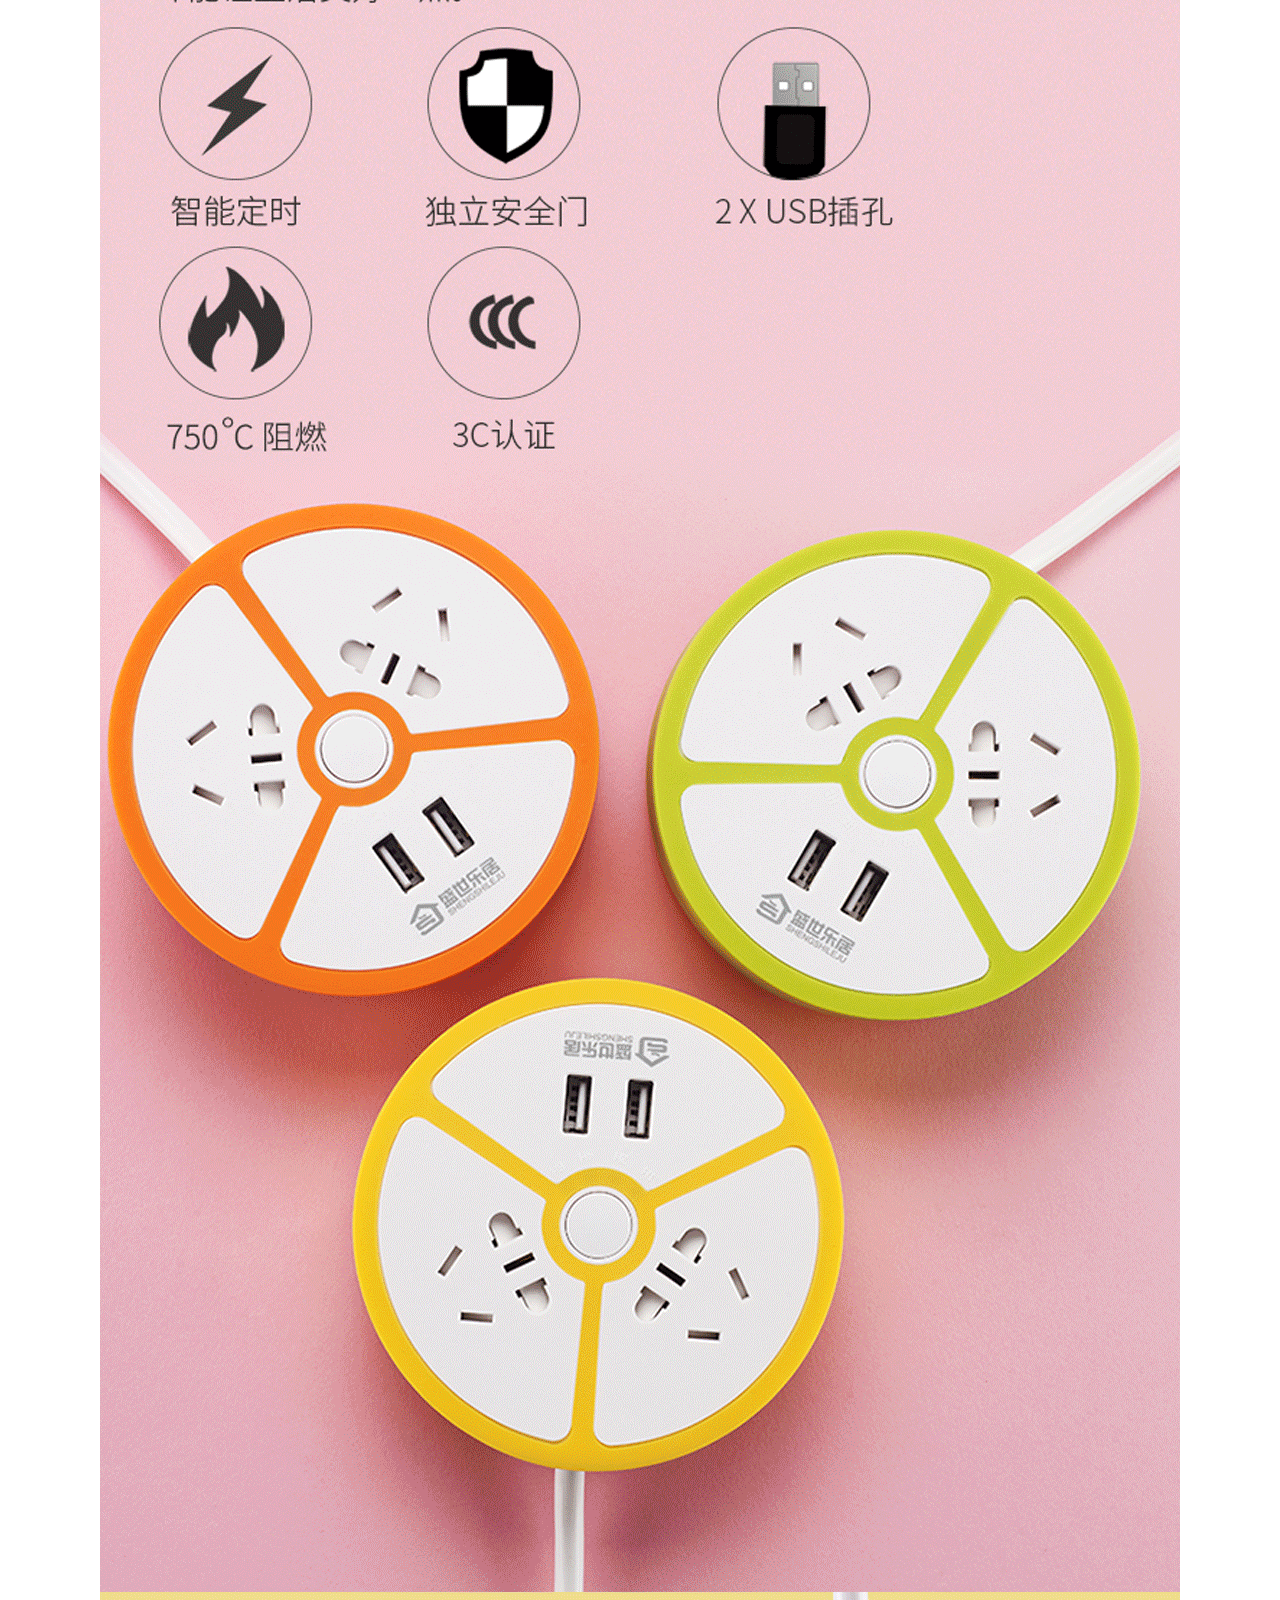
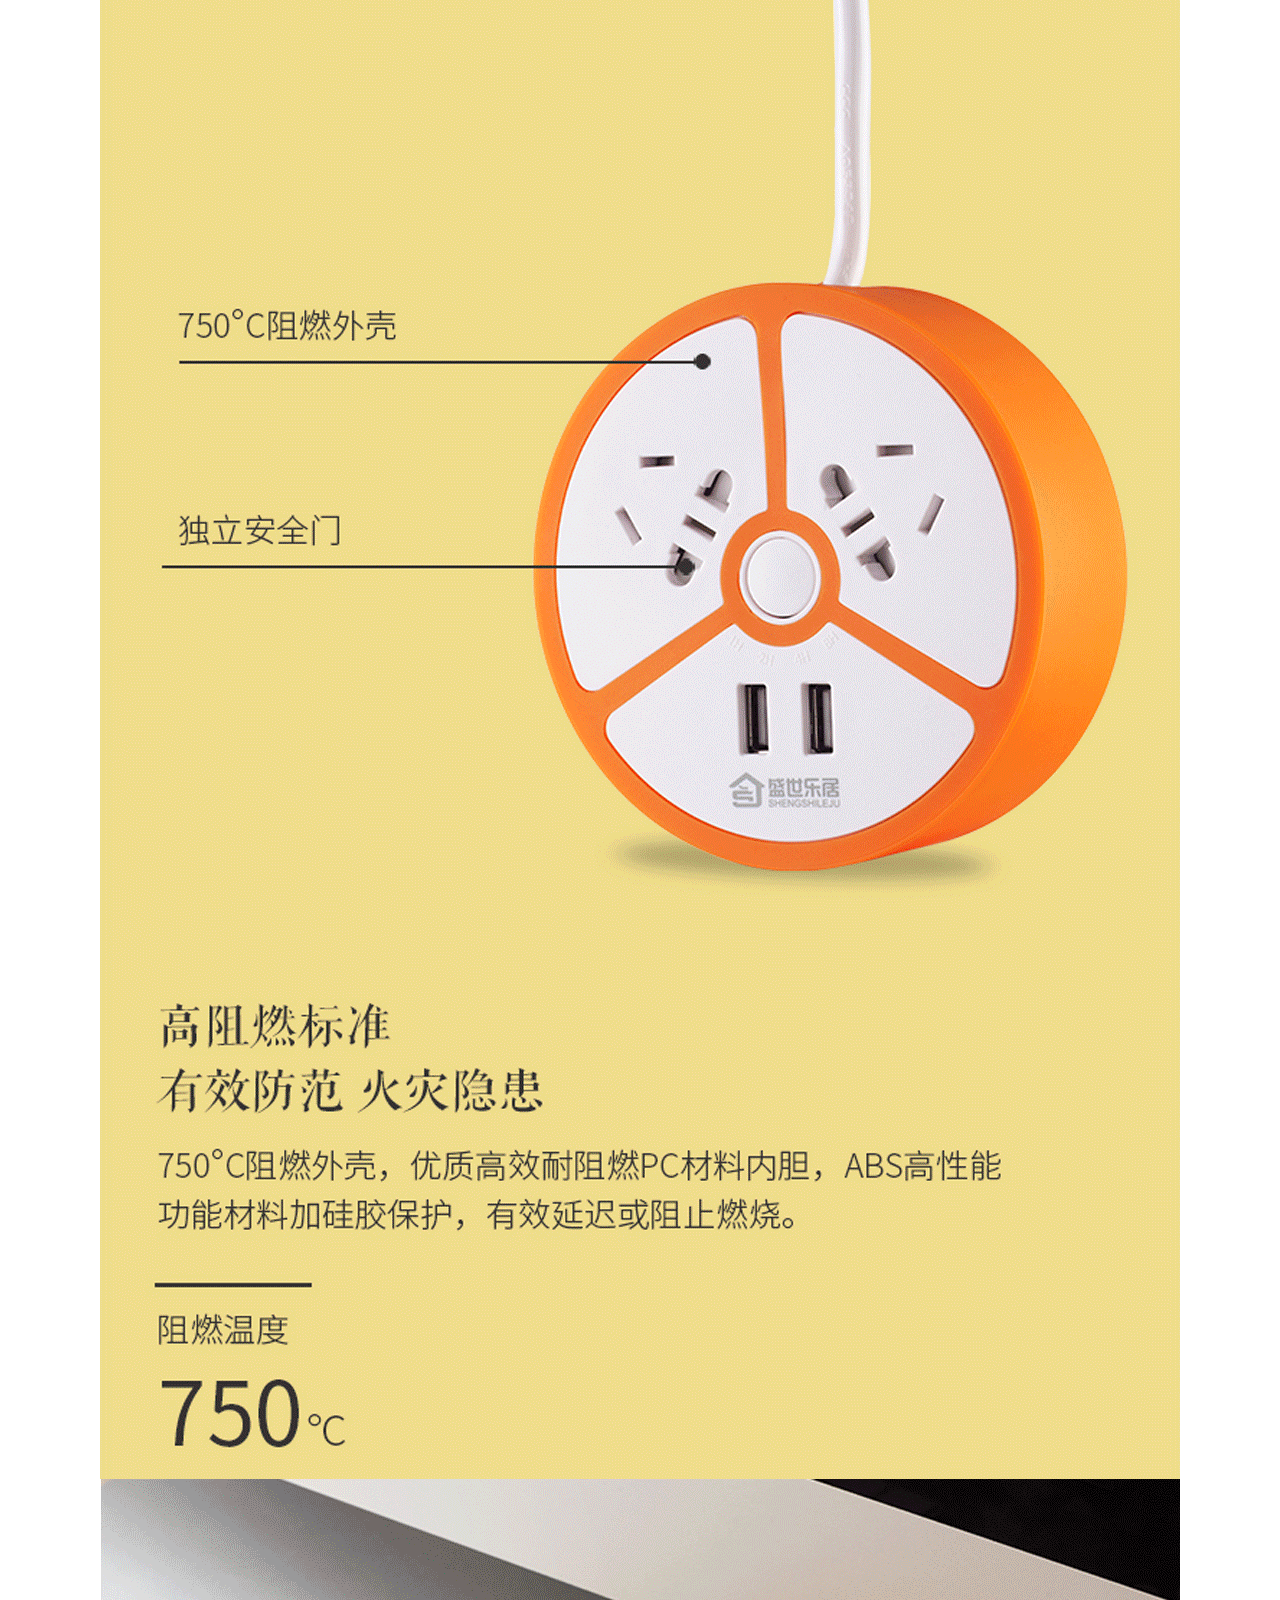
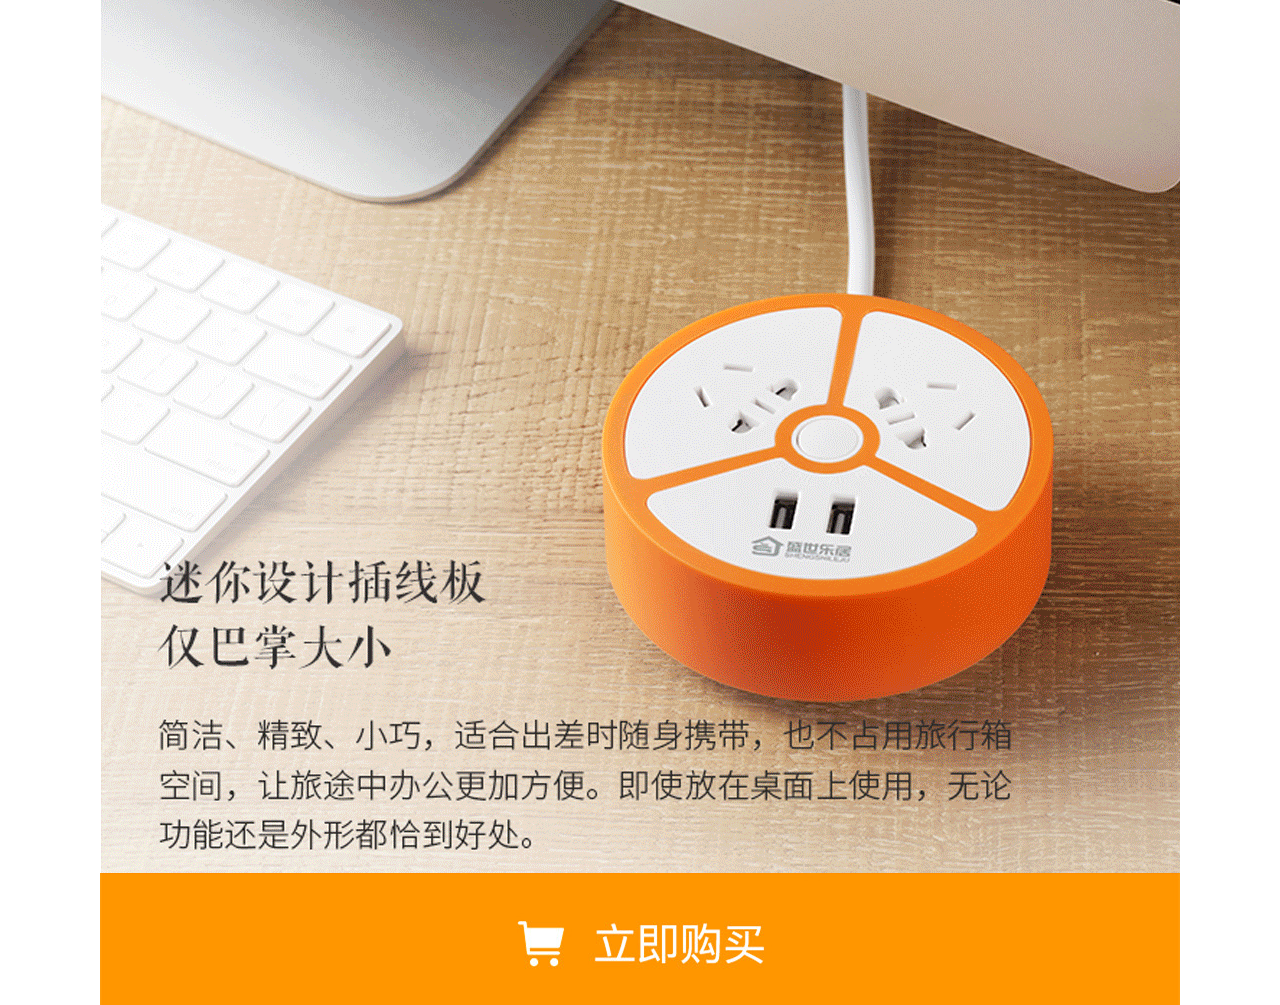
<file: details_12.html>
<!DOCTYPE html>
<html lang="en">
<head>
	<meta charset="UTF-8">
	<meta content="width=device-width, initial-scale=1.0, maximum-scale=1.0, user-scalable=0" name="viewport">
	<title>乐居商城</title>
	<link rel="stylesheet" href="./css/index.css">
</head>
<body>
	<div class="lojoy-index">
		<a href="./more.html" class="fixTop">
			<img src="./images/detailBack.png" alt="">
		</a>
		<img src="./images/detailBack.png" alt="">
		<div class="content">
			<img src="./images/details/details12.png" alt="">
			<img src="./images/btnBuy.png" class="alertCode" alt="">
			<img src="./images/btnBuy.png" class="alertCode btnBottom" alt="">
		</div>
	</div>
	<div class="shade">
		<img src="./images/codes/code12.png" alt="">
	</div>
	<script src="./js/jquery.js"></script>
	<script src="./js/common.js"></script>
</body>
</html>
</file>
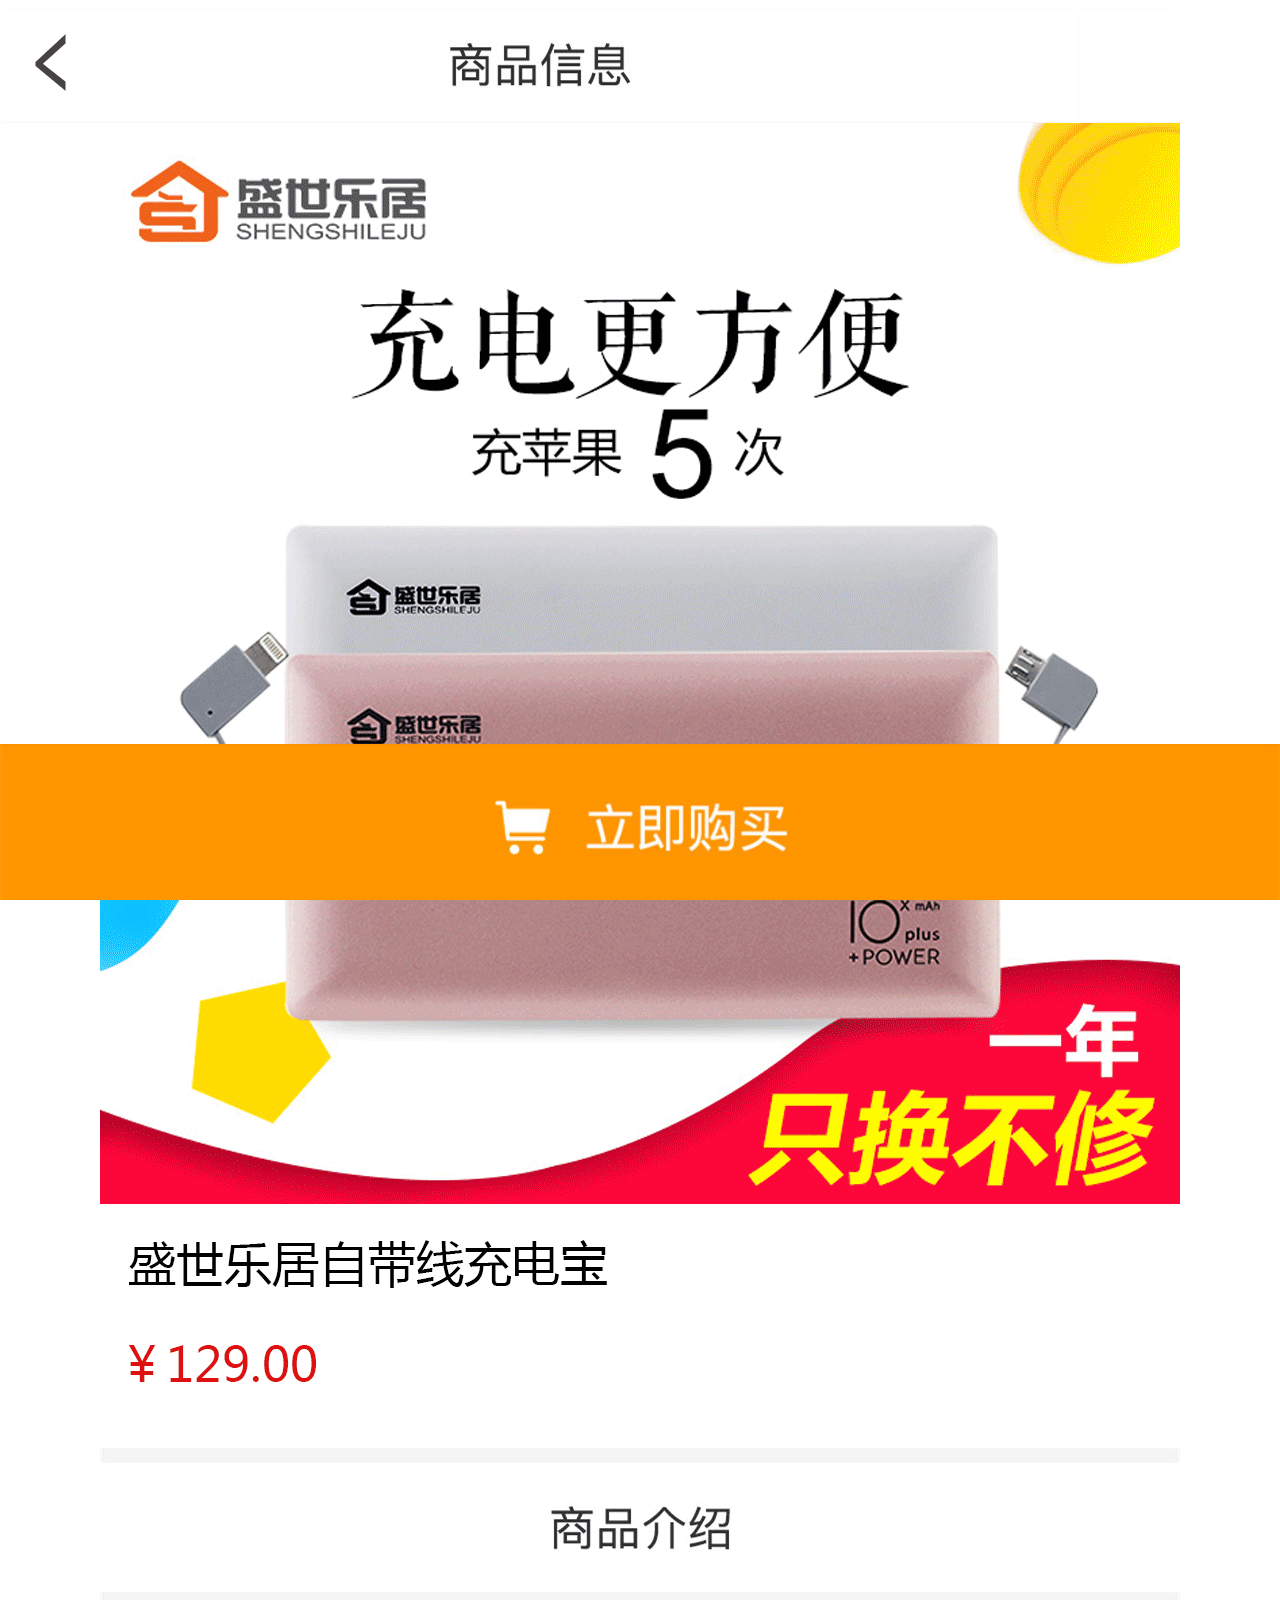
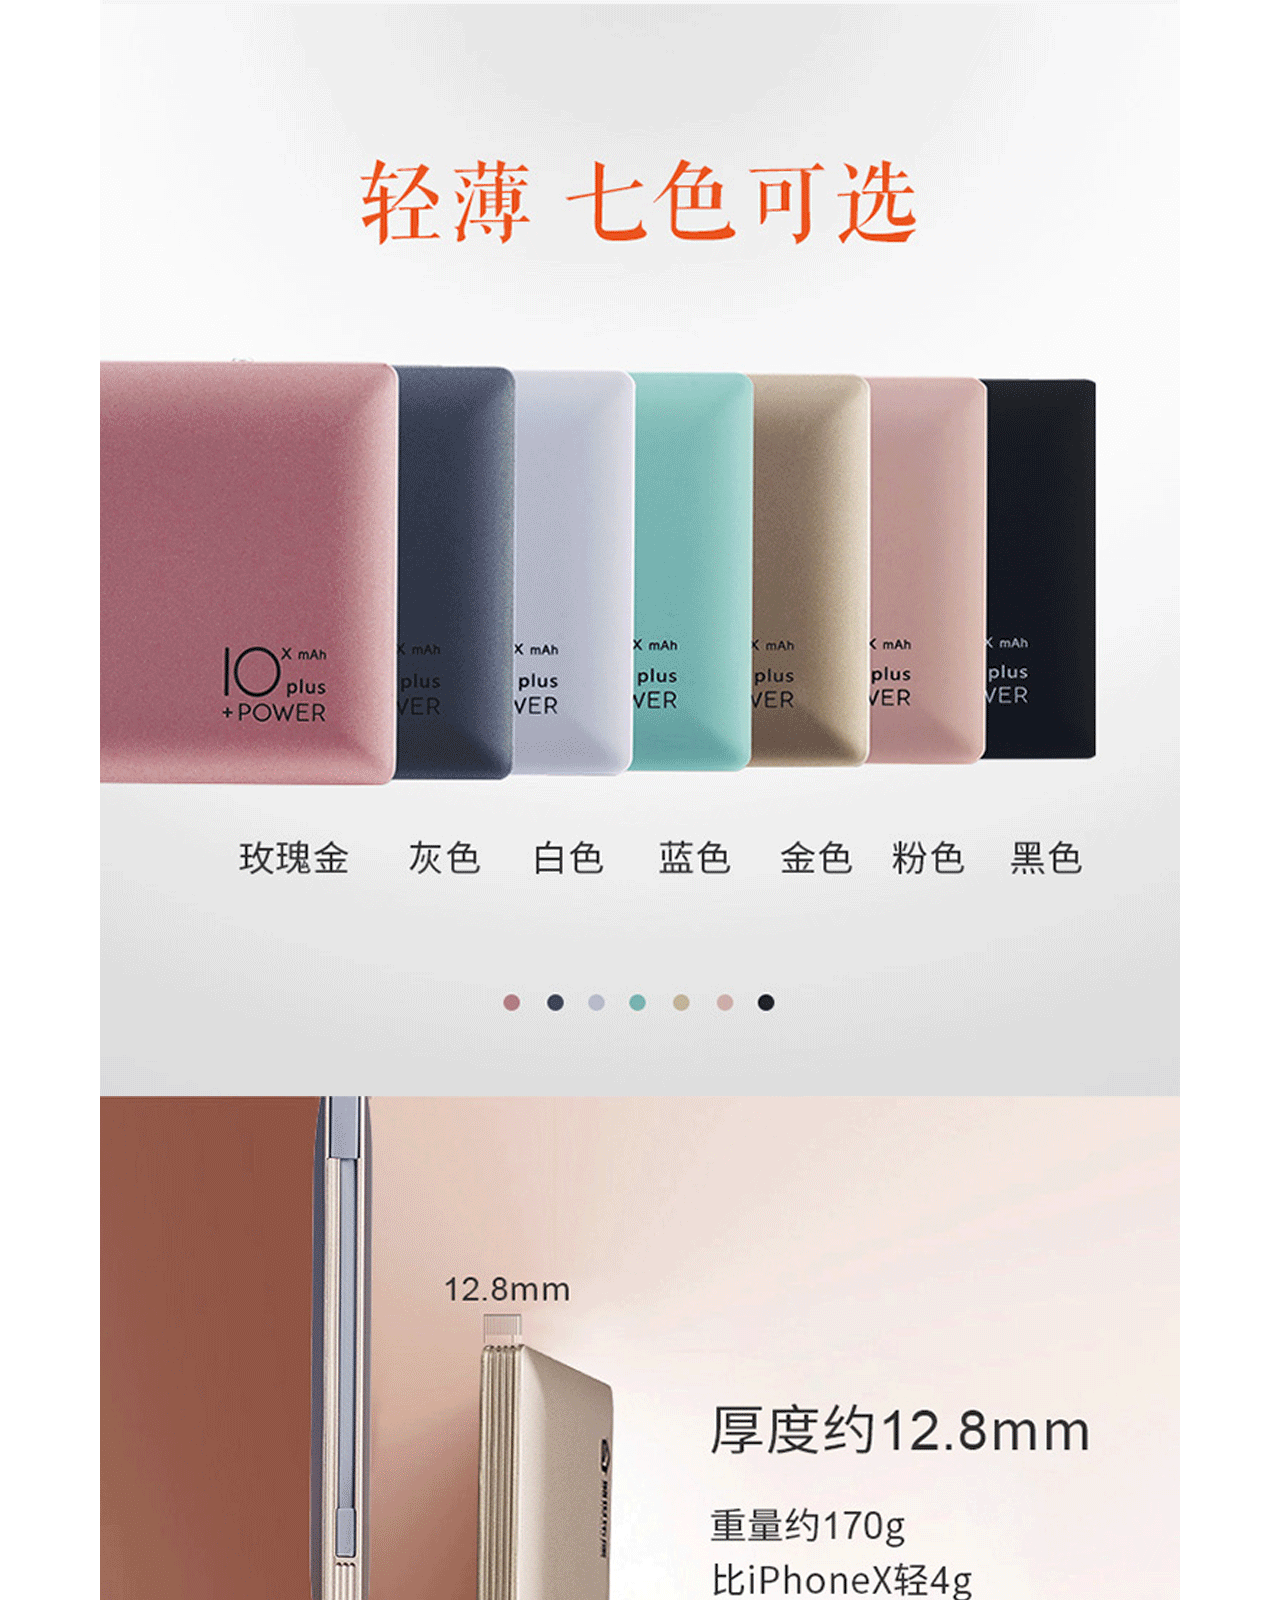
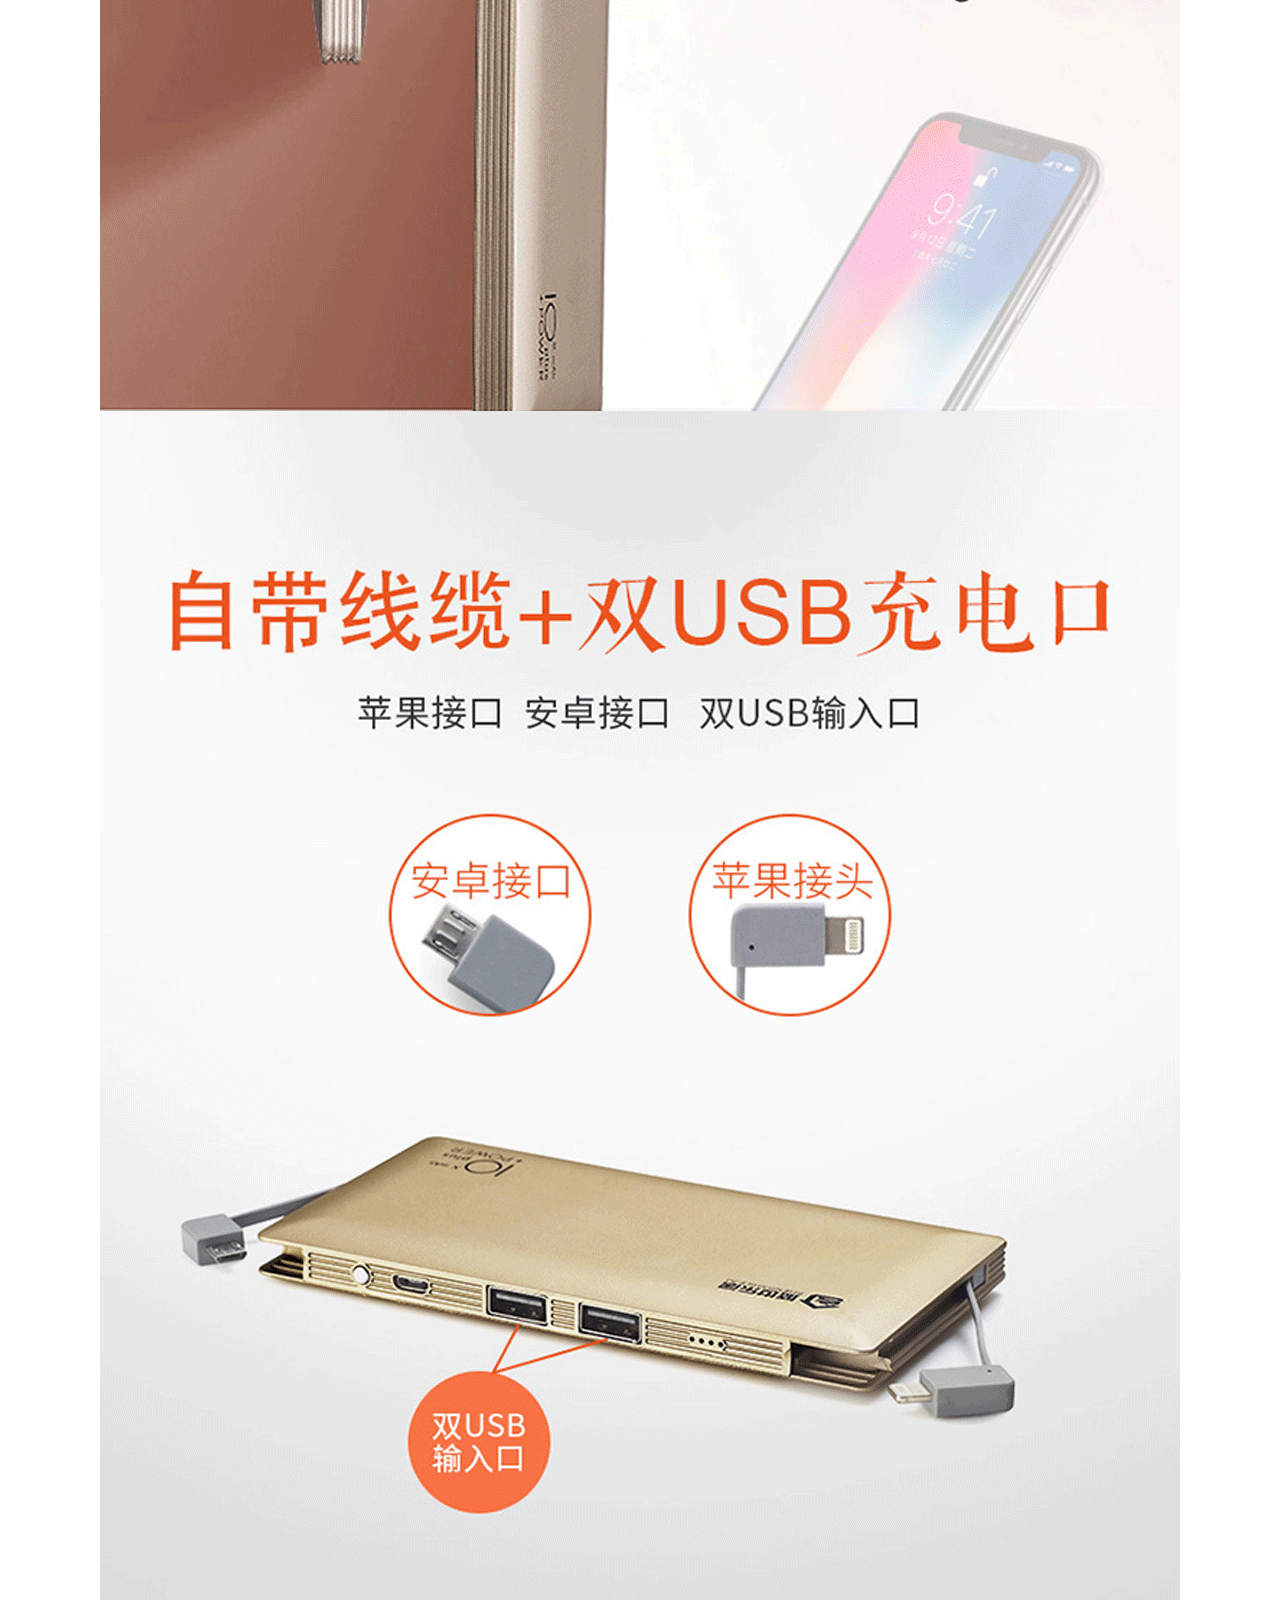
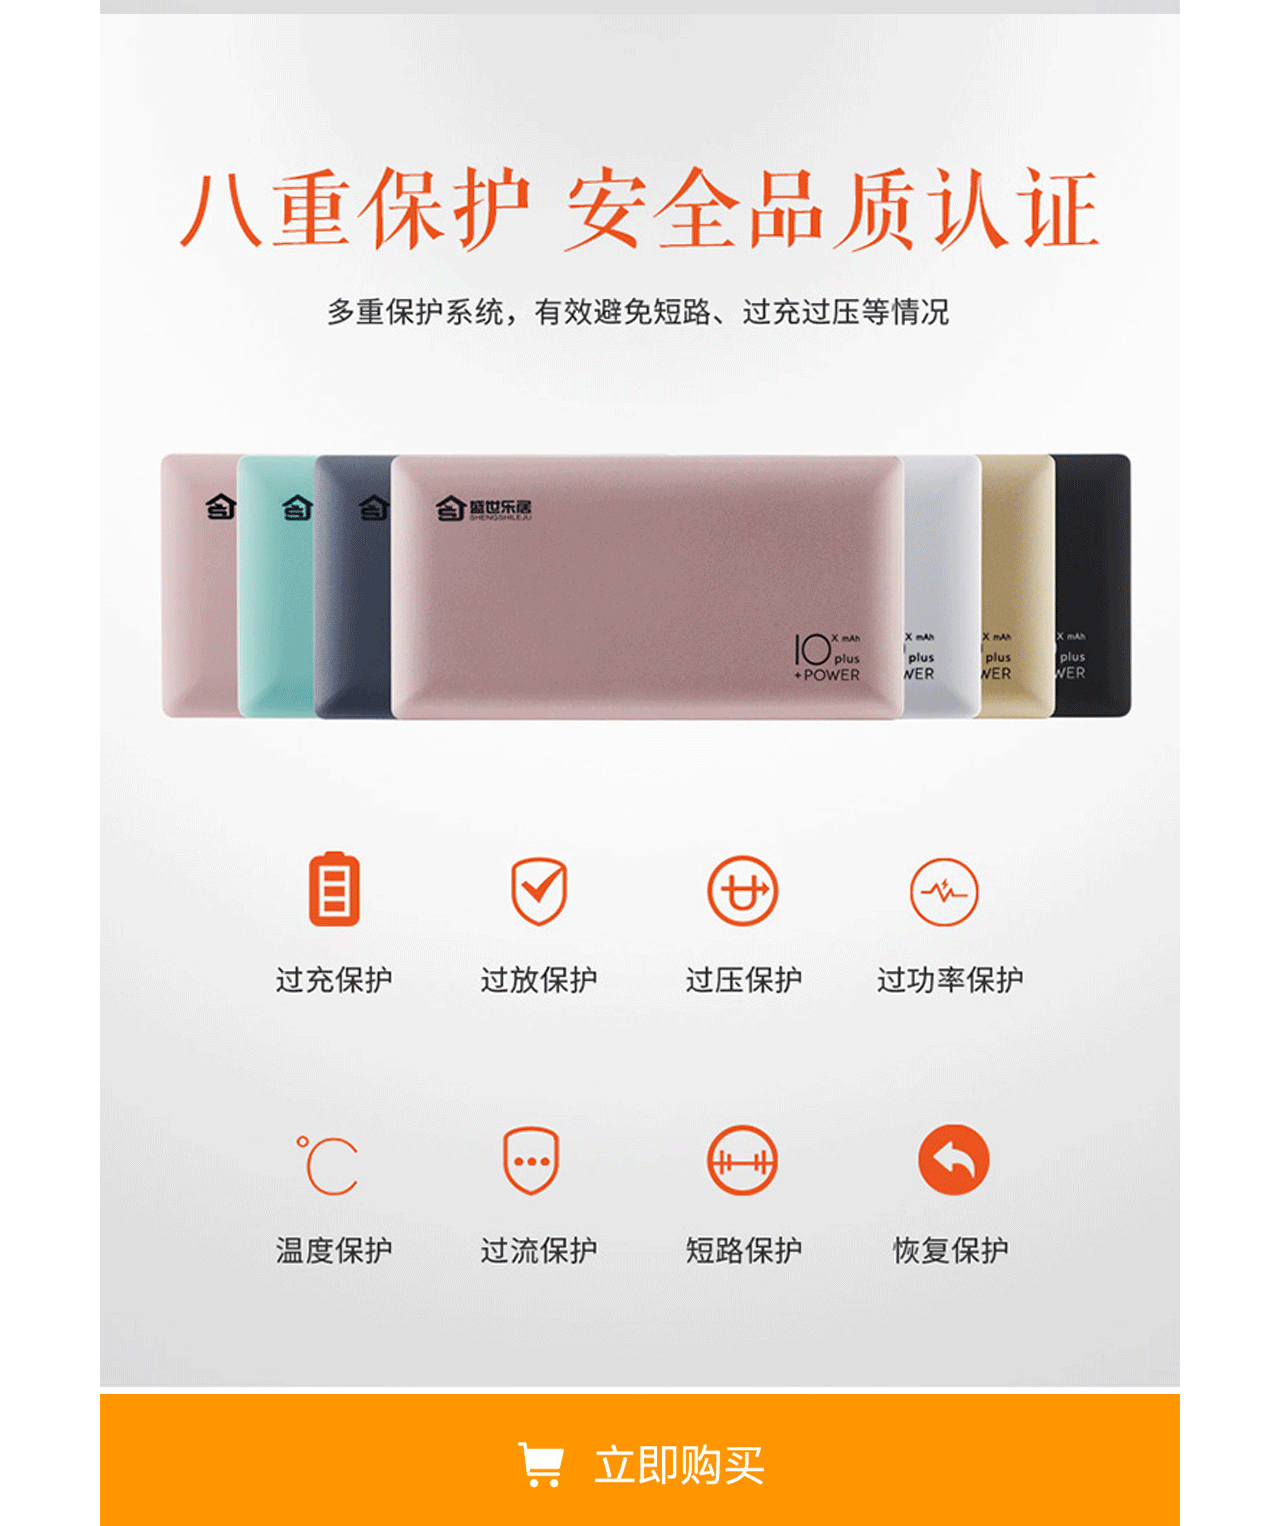
<file: details_13.html>
<!DOCTYPE html>
<html lang="en">
<head>
	<meta charset="UTF-8">
	<meta content="width=device-width, initial-scale=1.0, maximum-scale=1.0, user-scalable=0" name="viewport">
	<title>乐居商城</title>
	<link rel="stylesheet" href="./css/index.css">
</head>
<body>
	<div class="lojoy-index">
		<a href="./more.html" class="fixTop">
			<img src="./images/detailBack.png" alt="">
		</a>
		<img src="./images/detailBack.png" alt="">
		<div class="content">
			<img src="./images/details/details13.png" alt="">
			<img src="./images/btnBuy.png" class="alertCode" alt="">
			<img src="./images/btnBuy.png" class="alertCode btnBottom" alt="">
		</div>
	</div>
	<div class="shade">
		<img src="./images/codes/code13.png" alt="">
	</div>
	<script src="./js/jquery.js"></script>
	<script src="./js/common.js"></script>
</body>
</html>
</file>
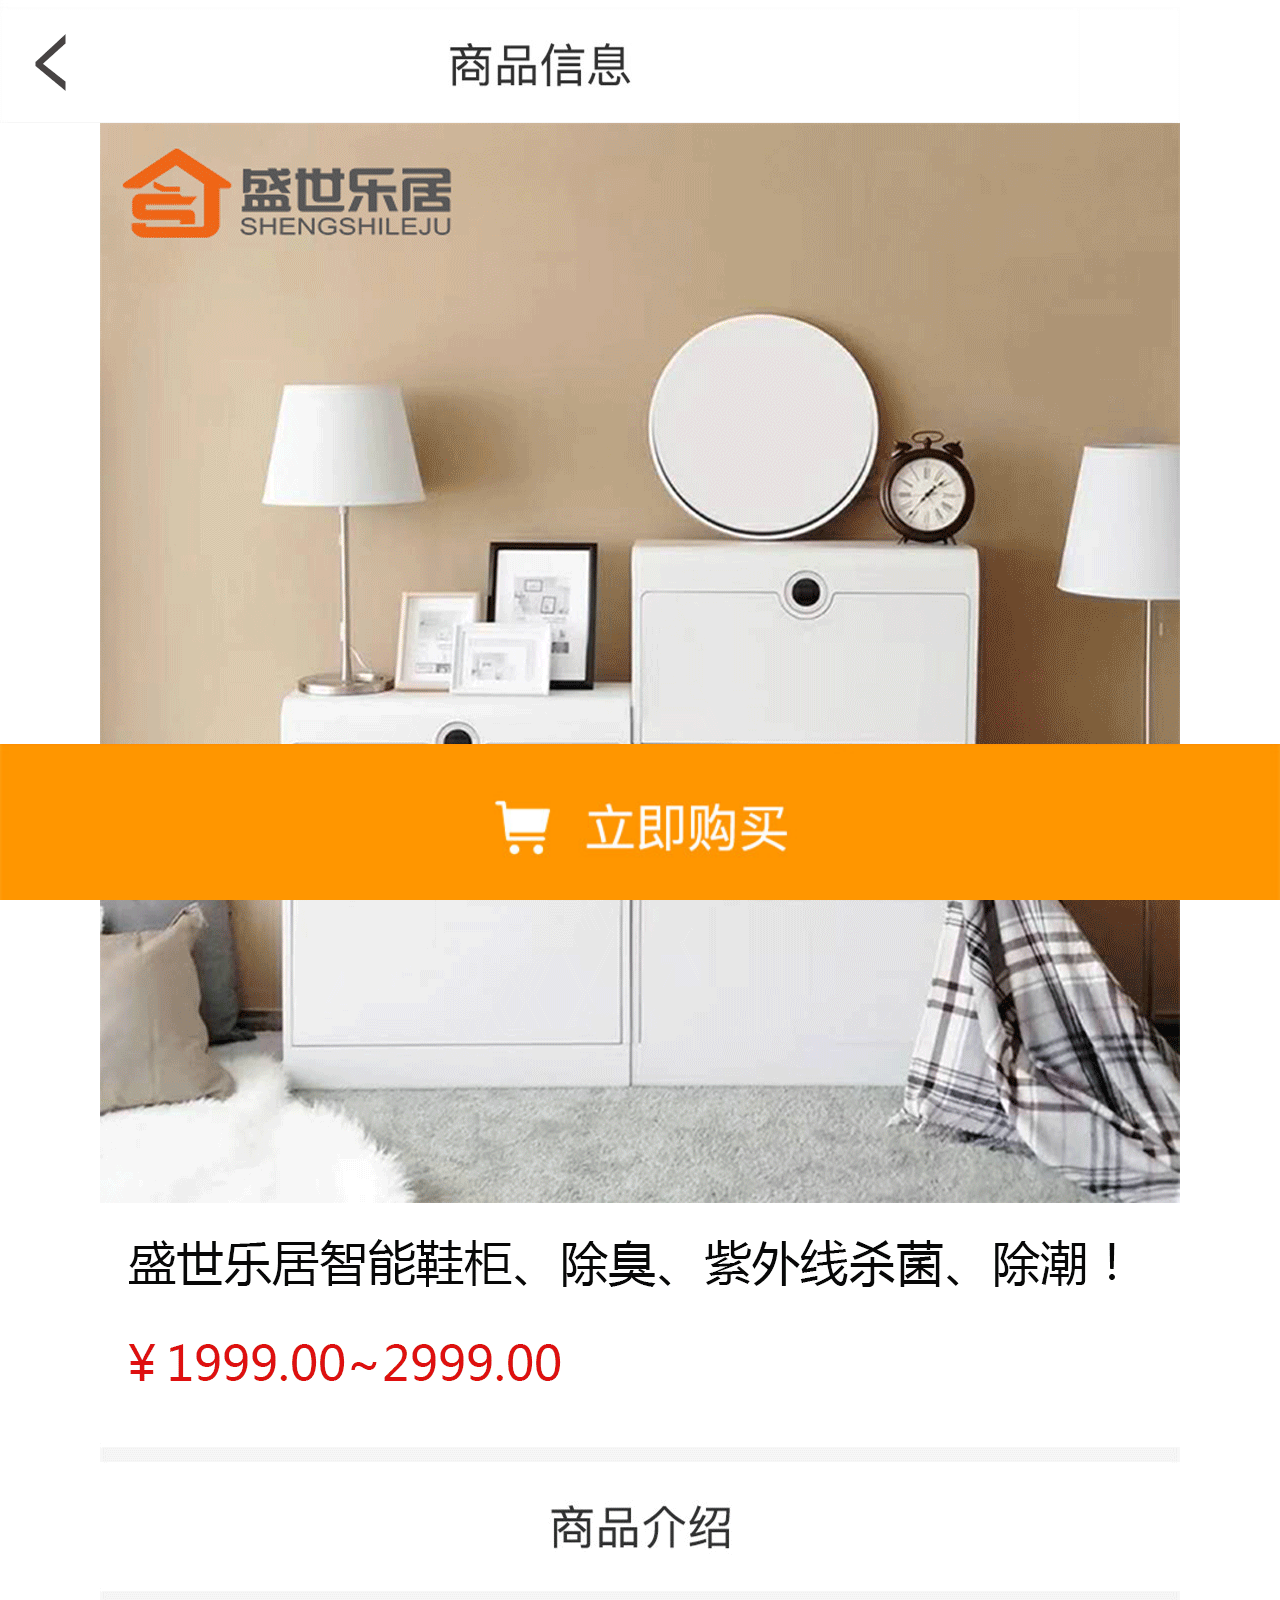
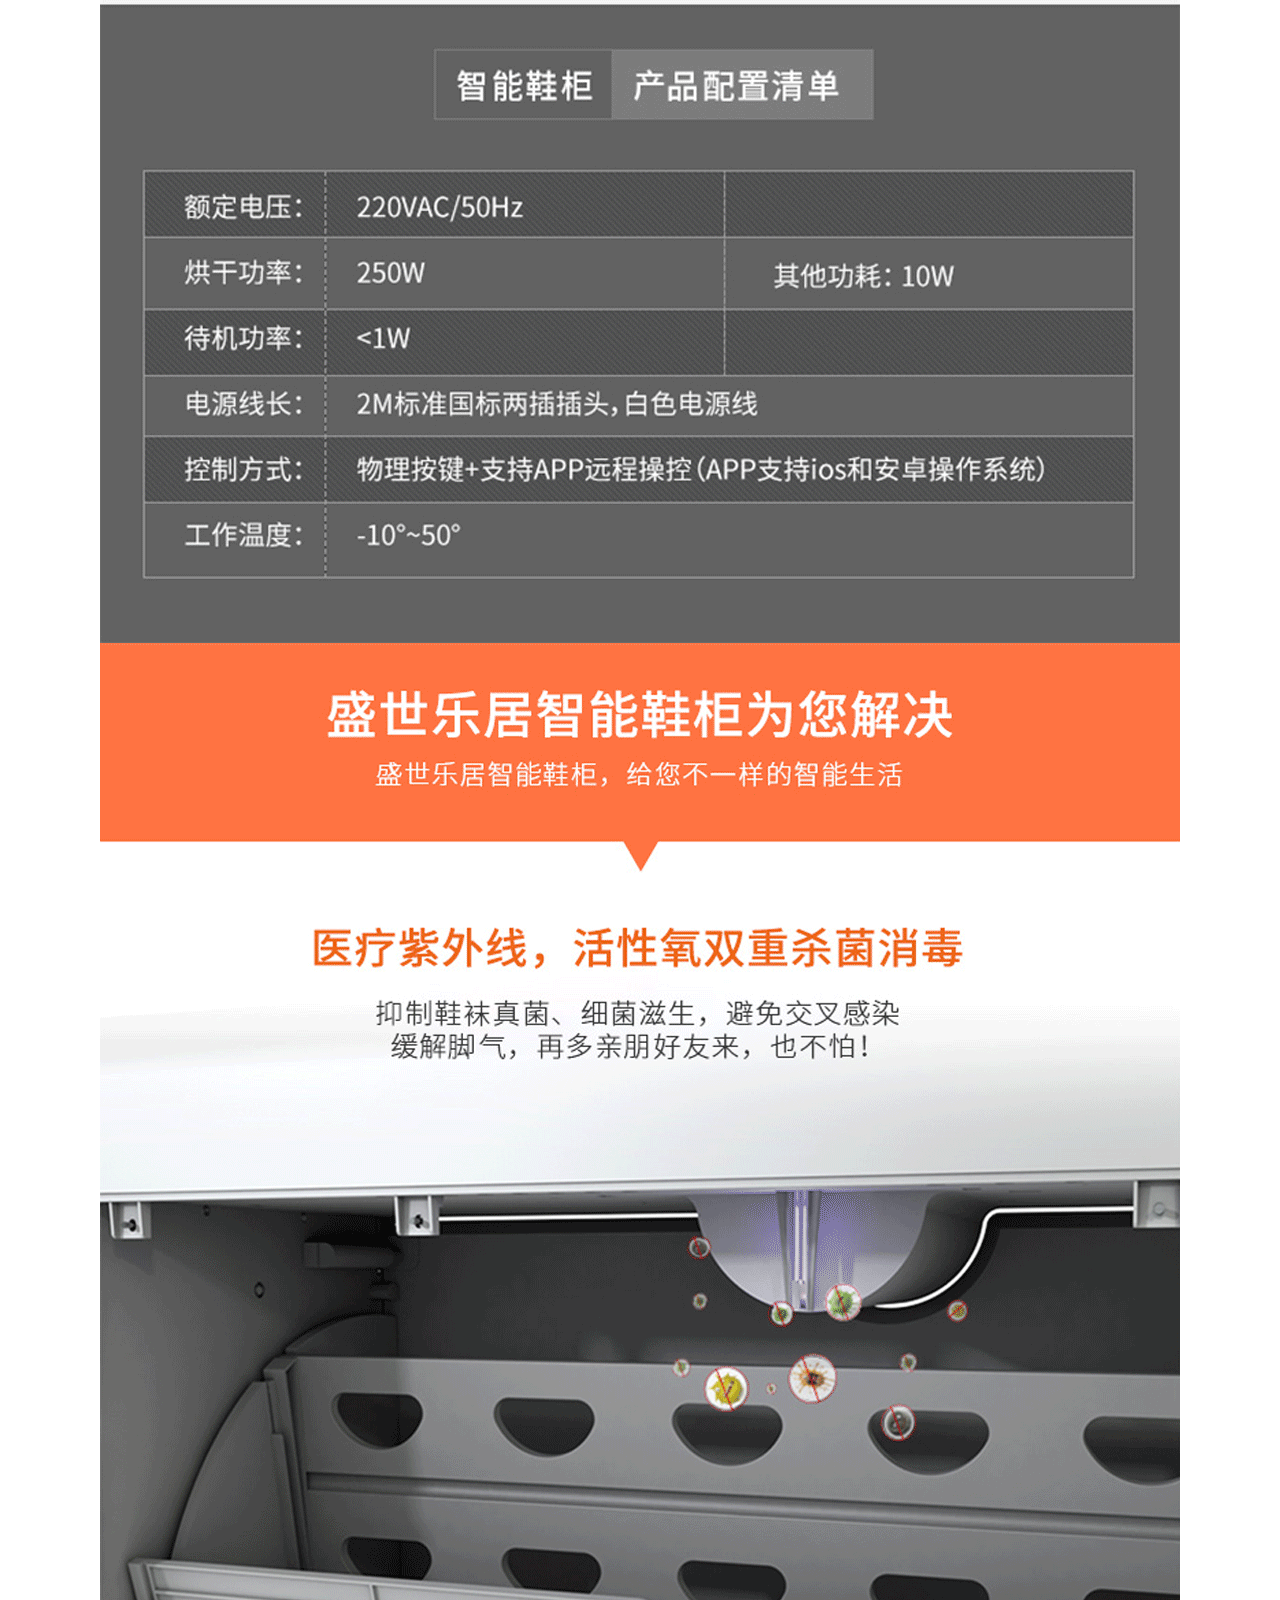
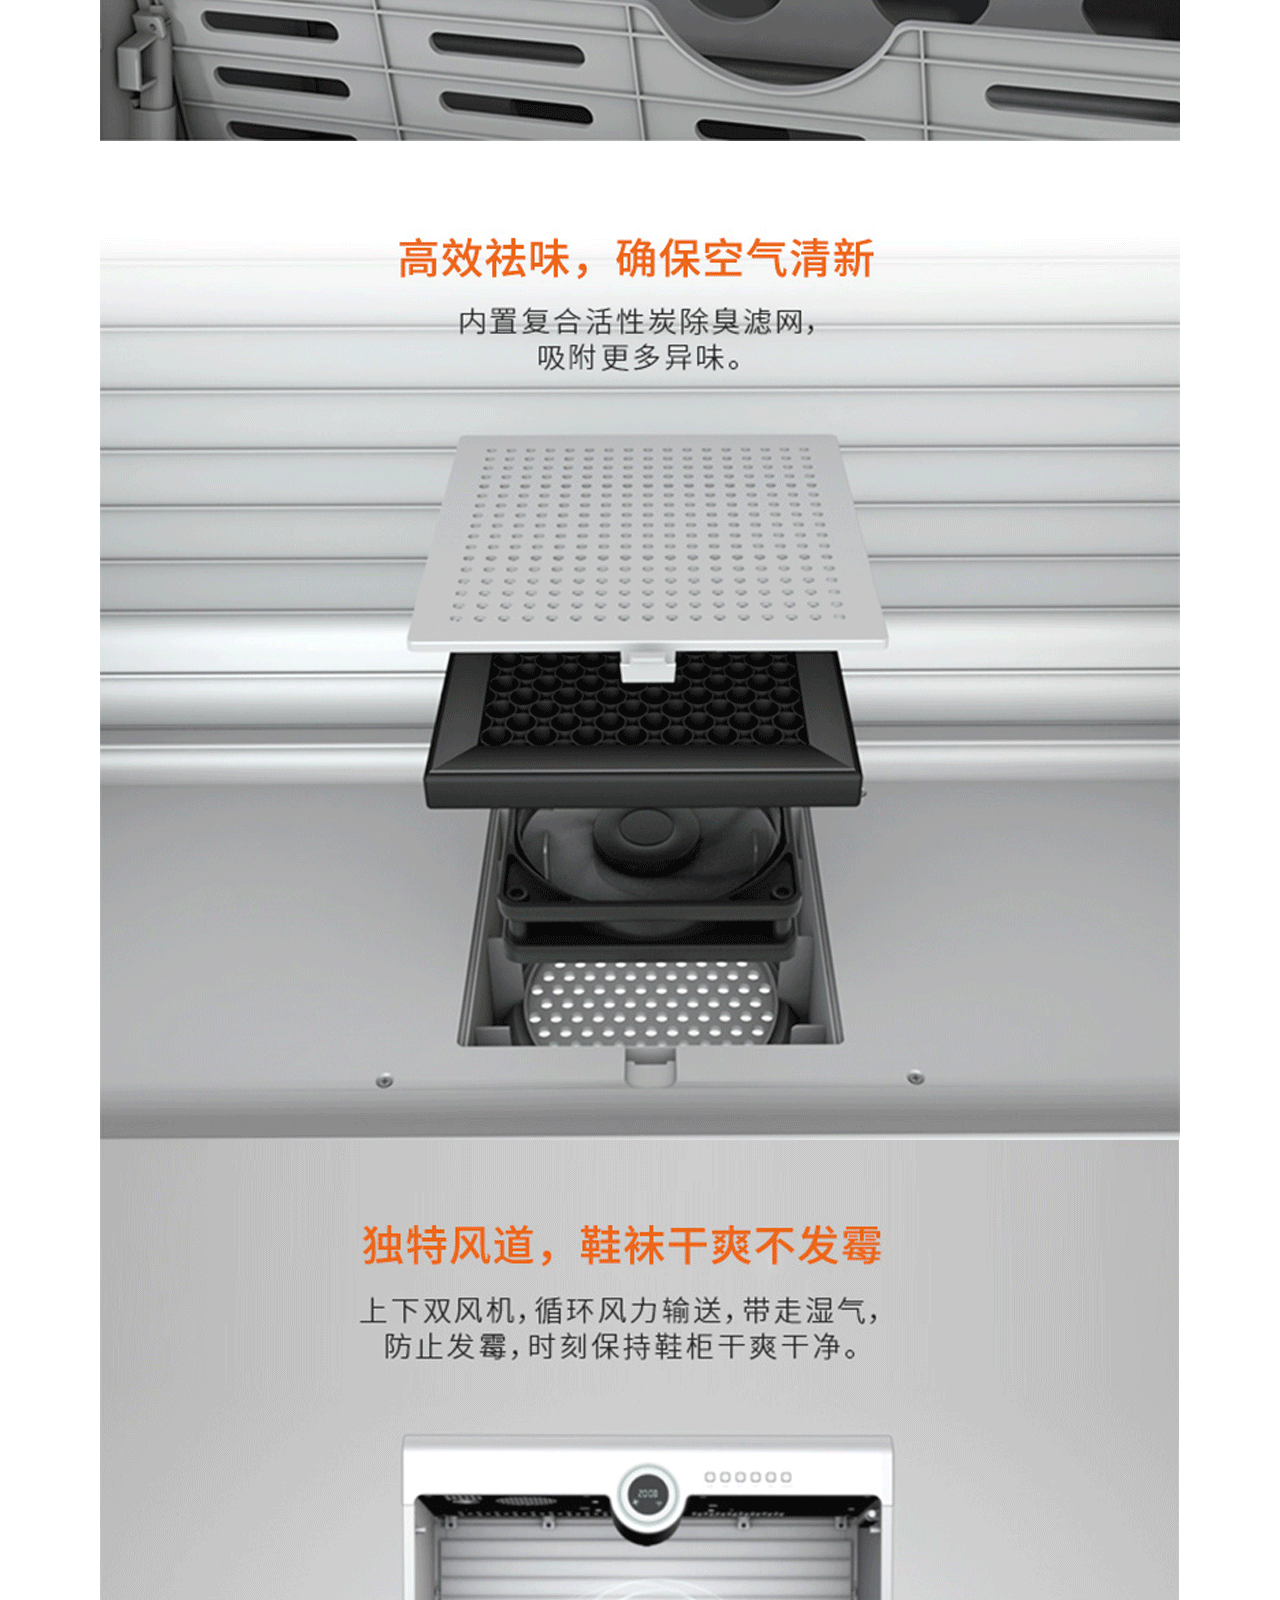
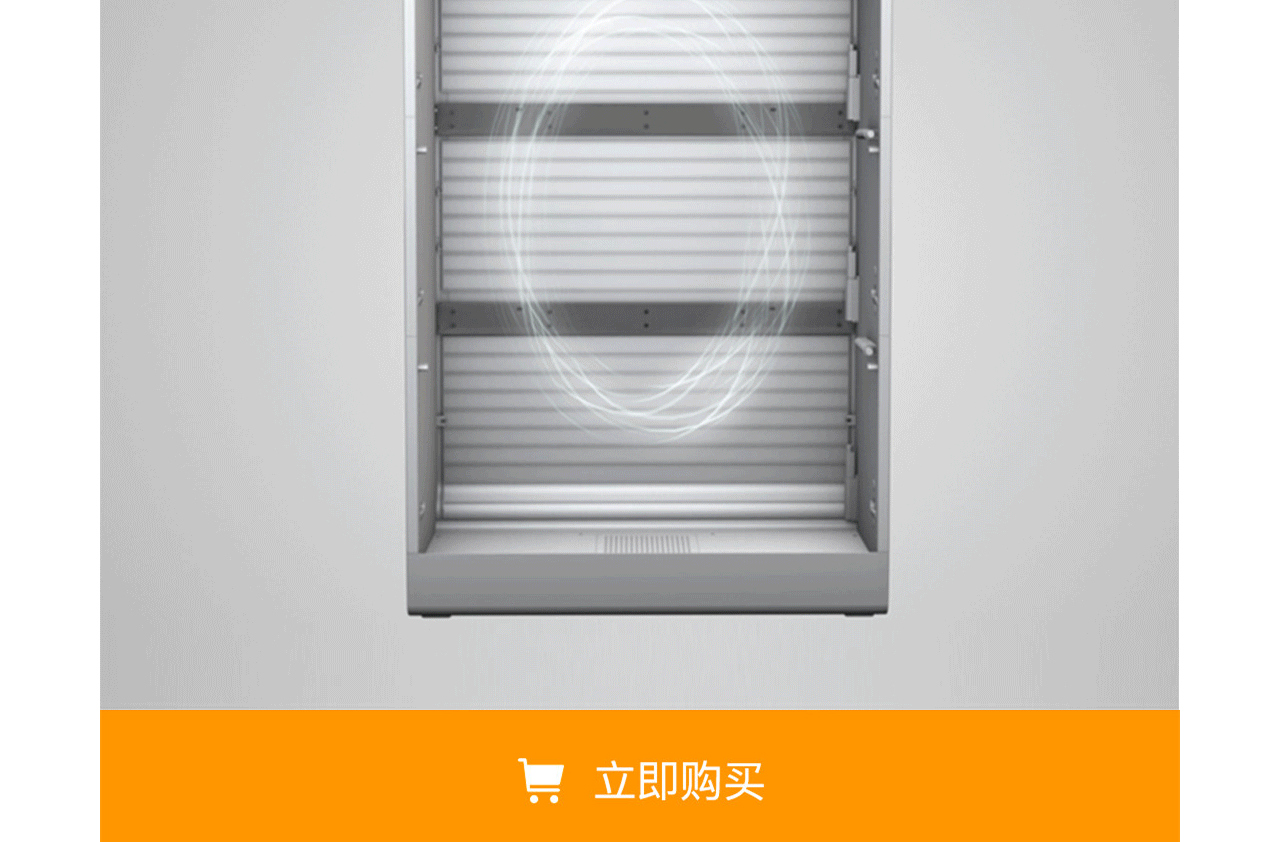
<file: details_2.html>
<!DOCTYPE html>
<html lang="en">
<head>
	<meta charset="UTF-8">
	<meta content="width=device-width, initial-scale=1.0, maximum-scale=1.0, user-scalable=0" name="viewport">
	<title>乐居商城</title>
	<link rel="stylesheet" href="./css/index.css">
</head>
<body>
	<div class="lojoy-index">
		<a href="./index.html" class="fixTop">
			<img src="./images/detailBack.png" alt="">
		</a>
		<img src="./images/detailBack.png" alt="">
		<div class="content">
			<img src="./images/details/details2.png" alt="">
			<img src="./images/btnBuy.png" class="alertCode" alt="">
			<img src="./images/btnBuy.png" class="alertCode btnBottom" alt="">
		</div>
	</div>
	<div class="shade">
		<img src="./images/codes/code2.png" alt="">
	</div>
	<script src="./js/jquery.js"></script>
	<script src="./js/common.js"></script>
</body>
</html>
</file>
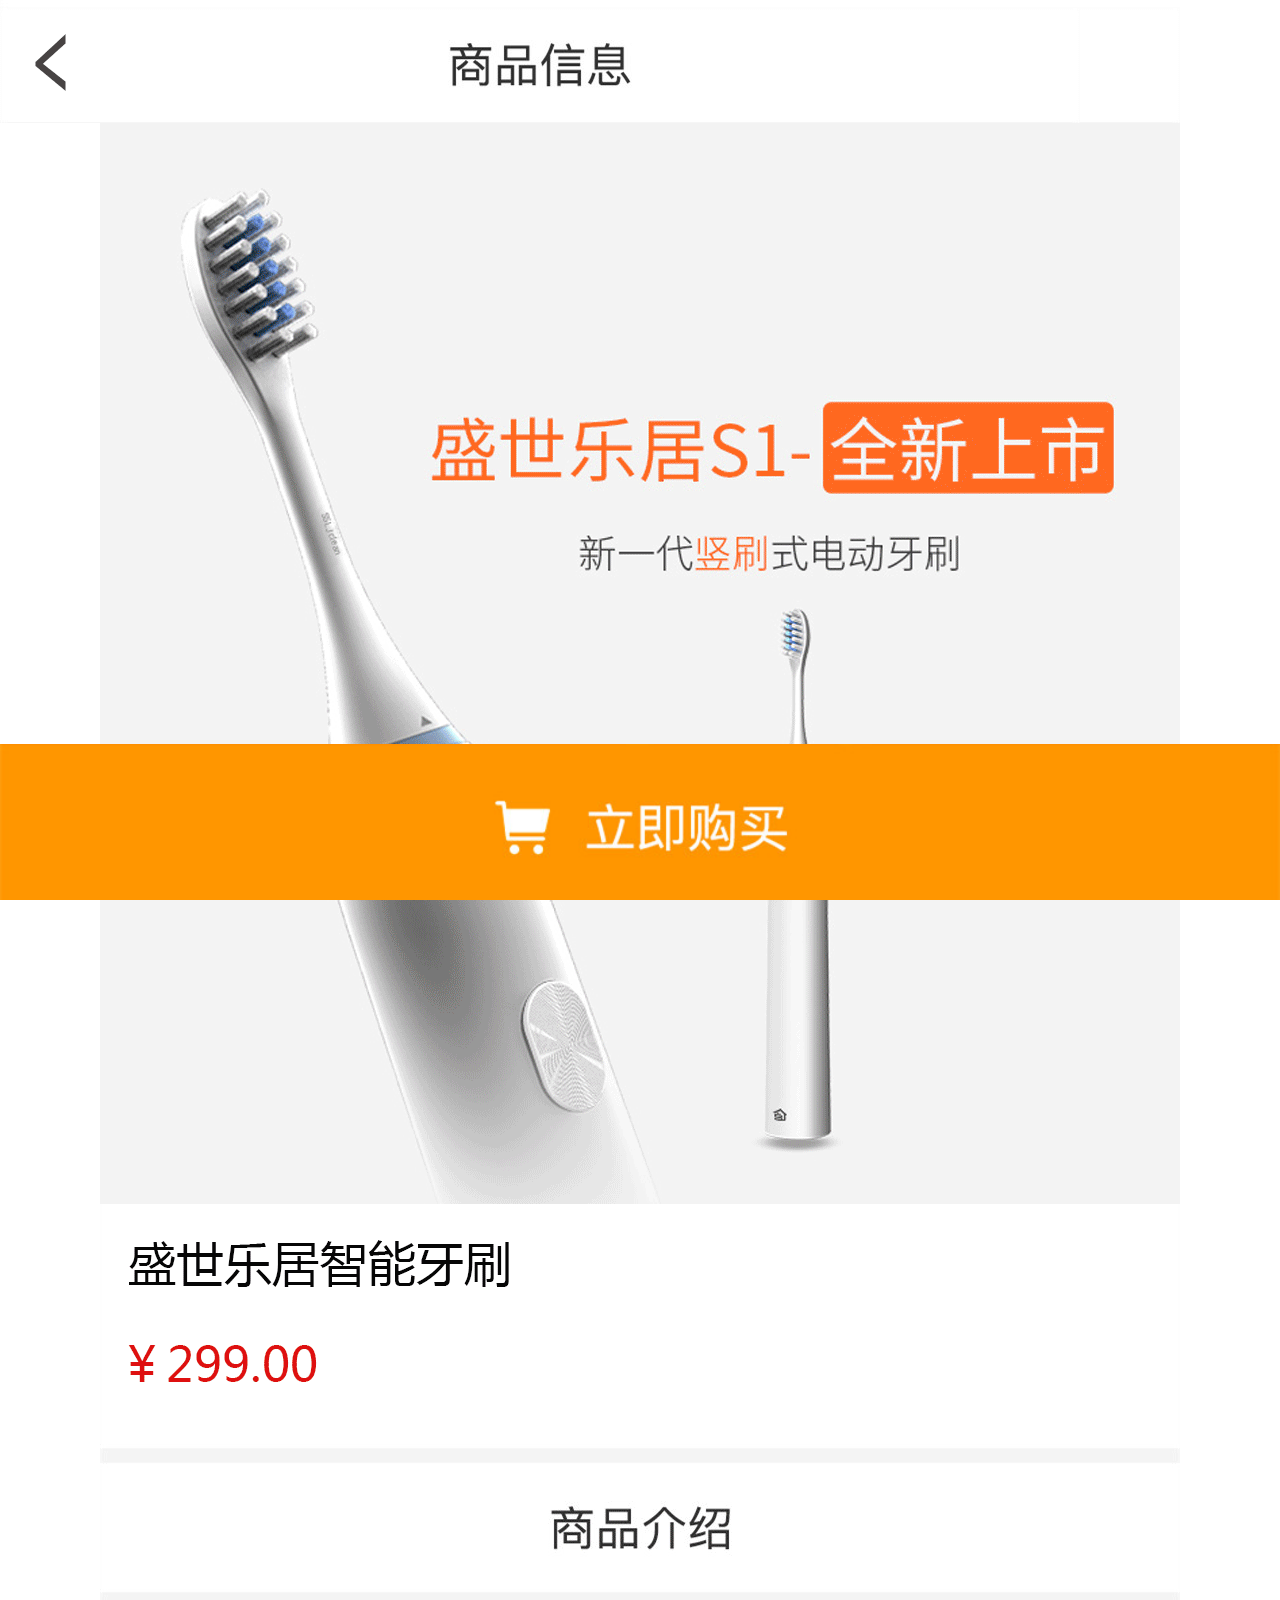
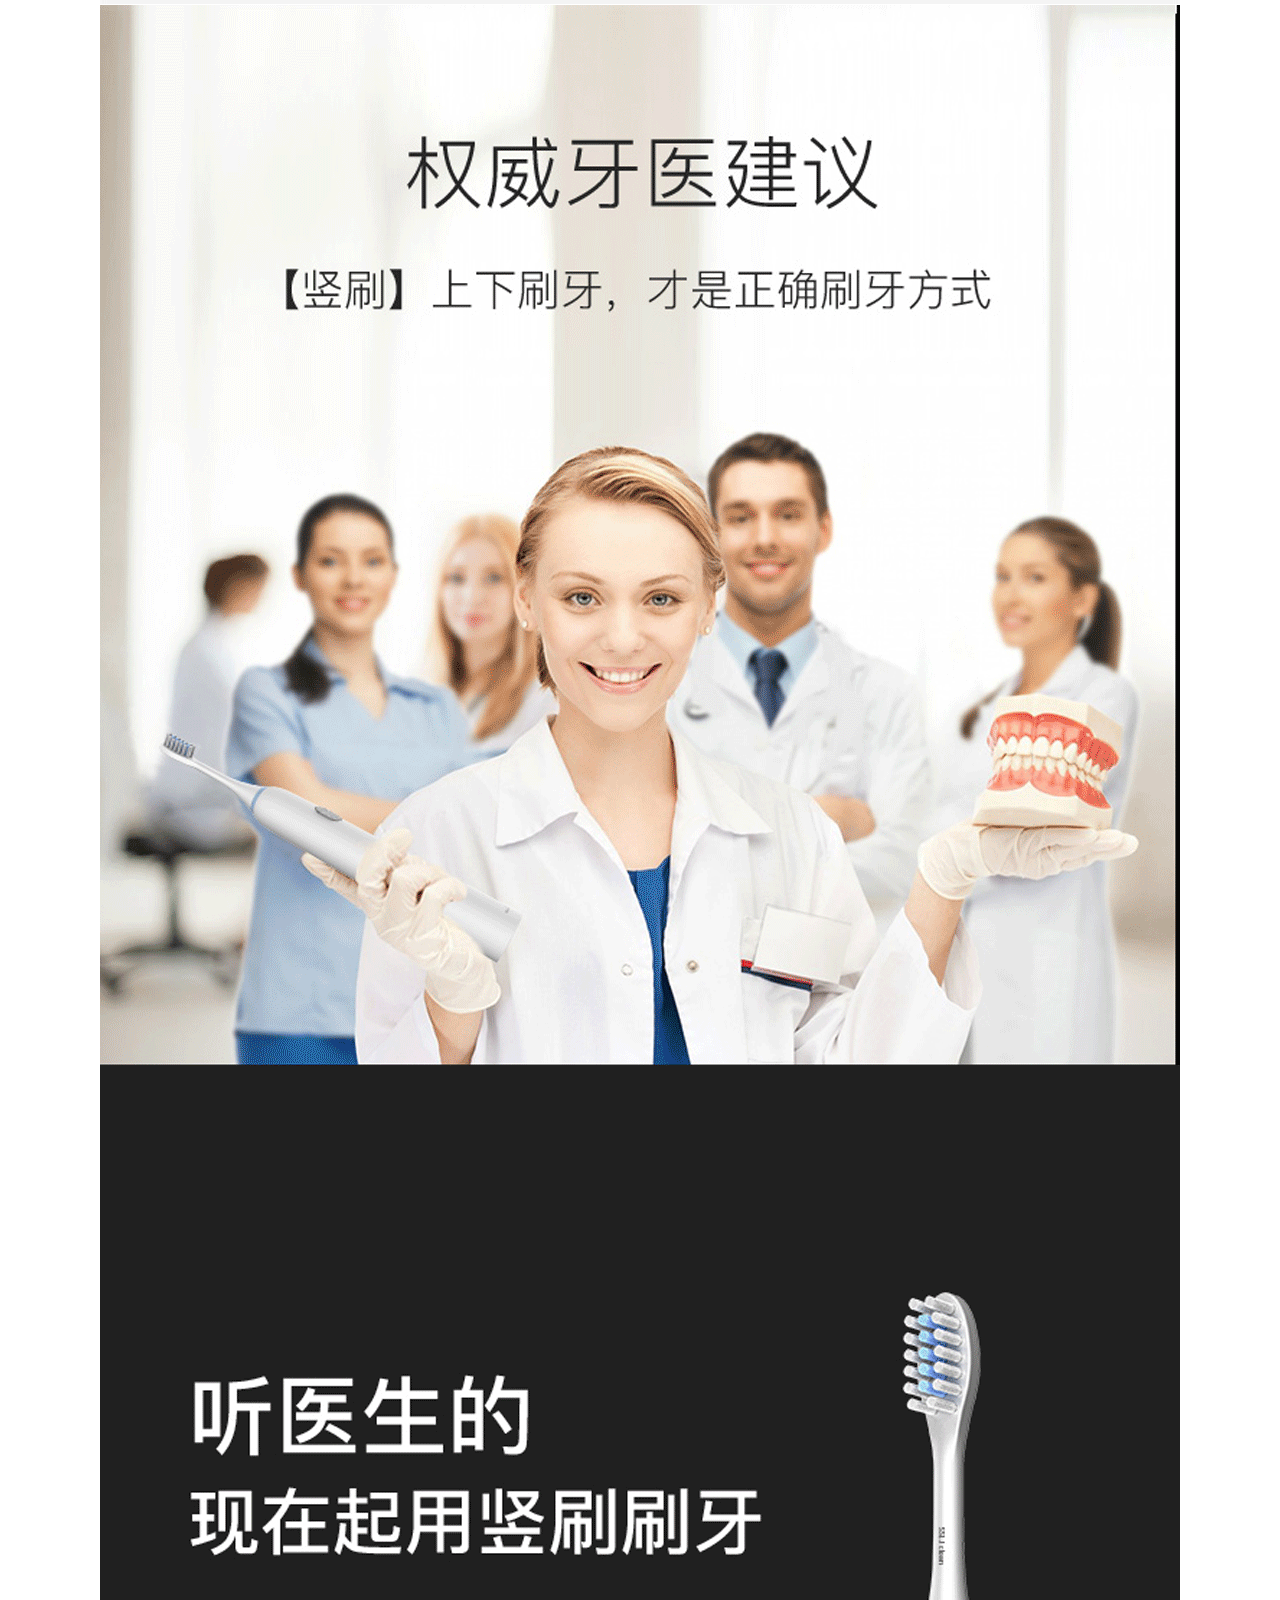
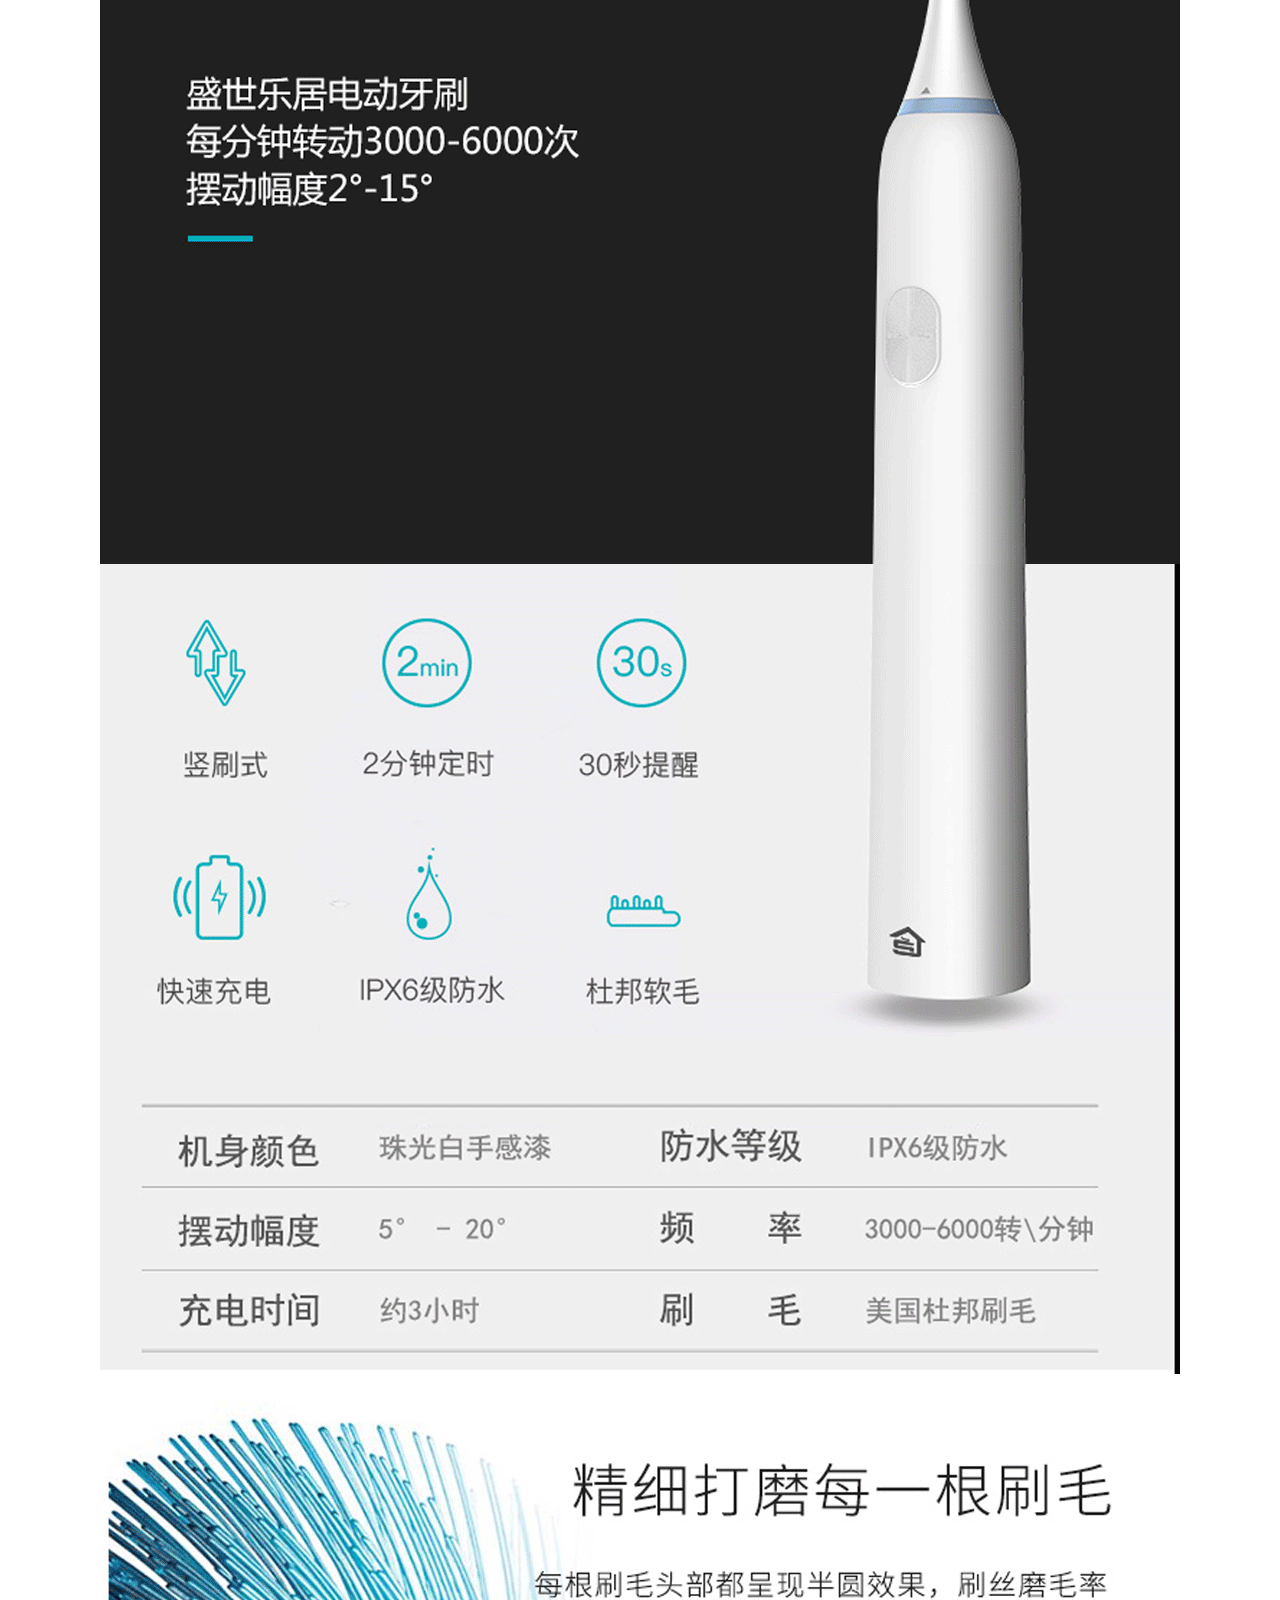
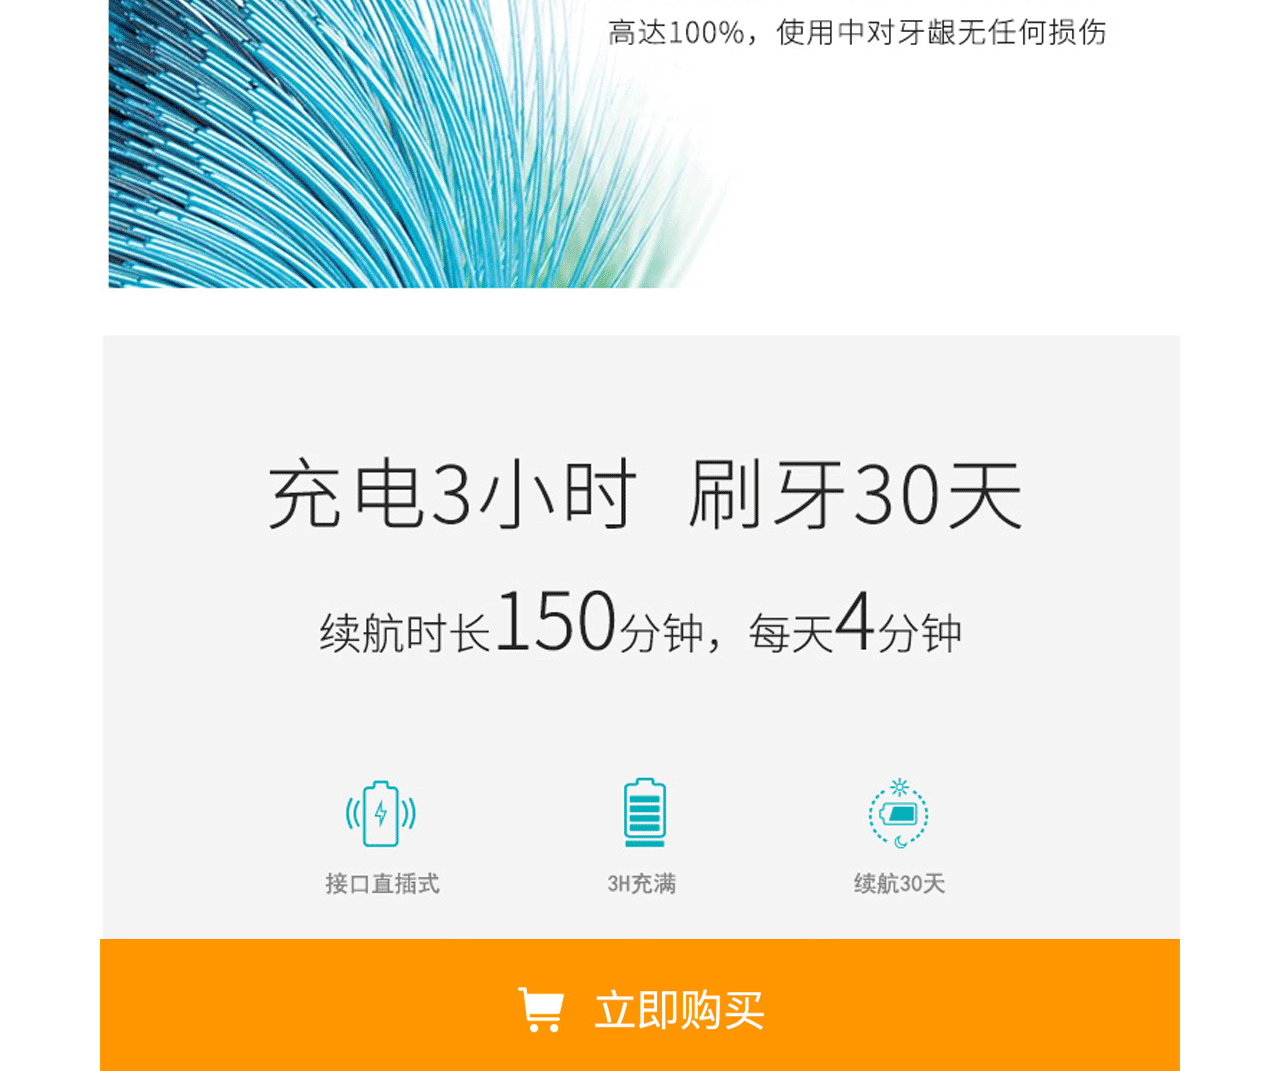
<file: details_3.html>
<!DOCTYPE html>
<html lang="en">
<head>
	<meta charset="UTF-8">
	<meta content="width=device-width, initial-scale=1.0, maximum-scale=1.0, user-scalable=0" name="viewport">
	<title>乐居商城</title>
	<link rel="stylesheet" href="./css/index.css">
</head>
<body>
	<div class="lojoy-index">
		<a href="./index.html" class="fixTop">
			<img src="./images/detailBack.png" alt="">
		</a>
		<img src="./images/detailBack.png" alt="">
		<div class="content">
			<img src="./images/details/details3.png" alt="">
			<img src="./images/btnBuy.png" class="alertCode" alt="">
			<img src="./images/btnBuy.png" class="alertCode btnBottom" alt="">
		</div>
	</div>
	<div class="shade">
		<img src="./images/codes/code3.png" alt="">
	</div>
	<script src="./js/jquery.js"></script>
	<script src="./js/common.js"></script>
</body>
</html>
</file>
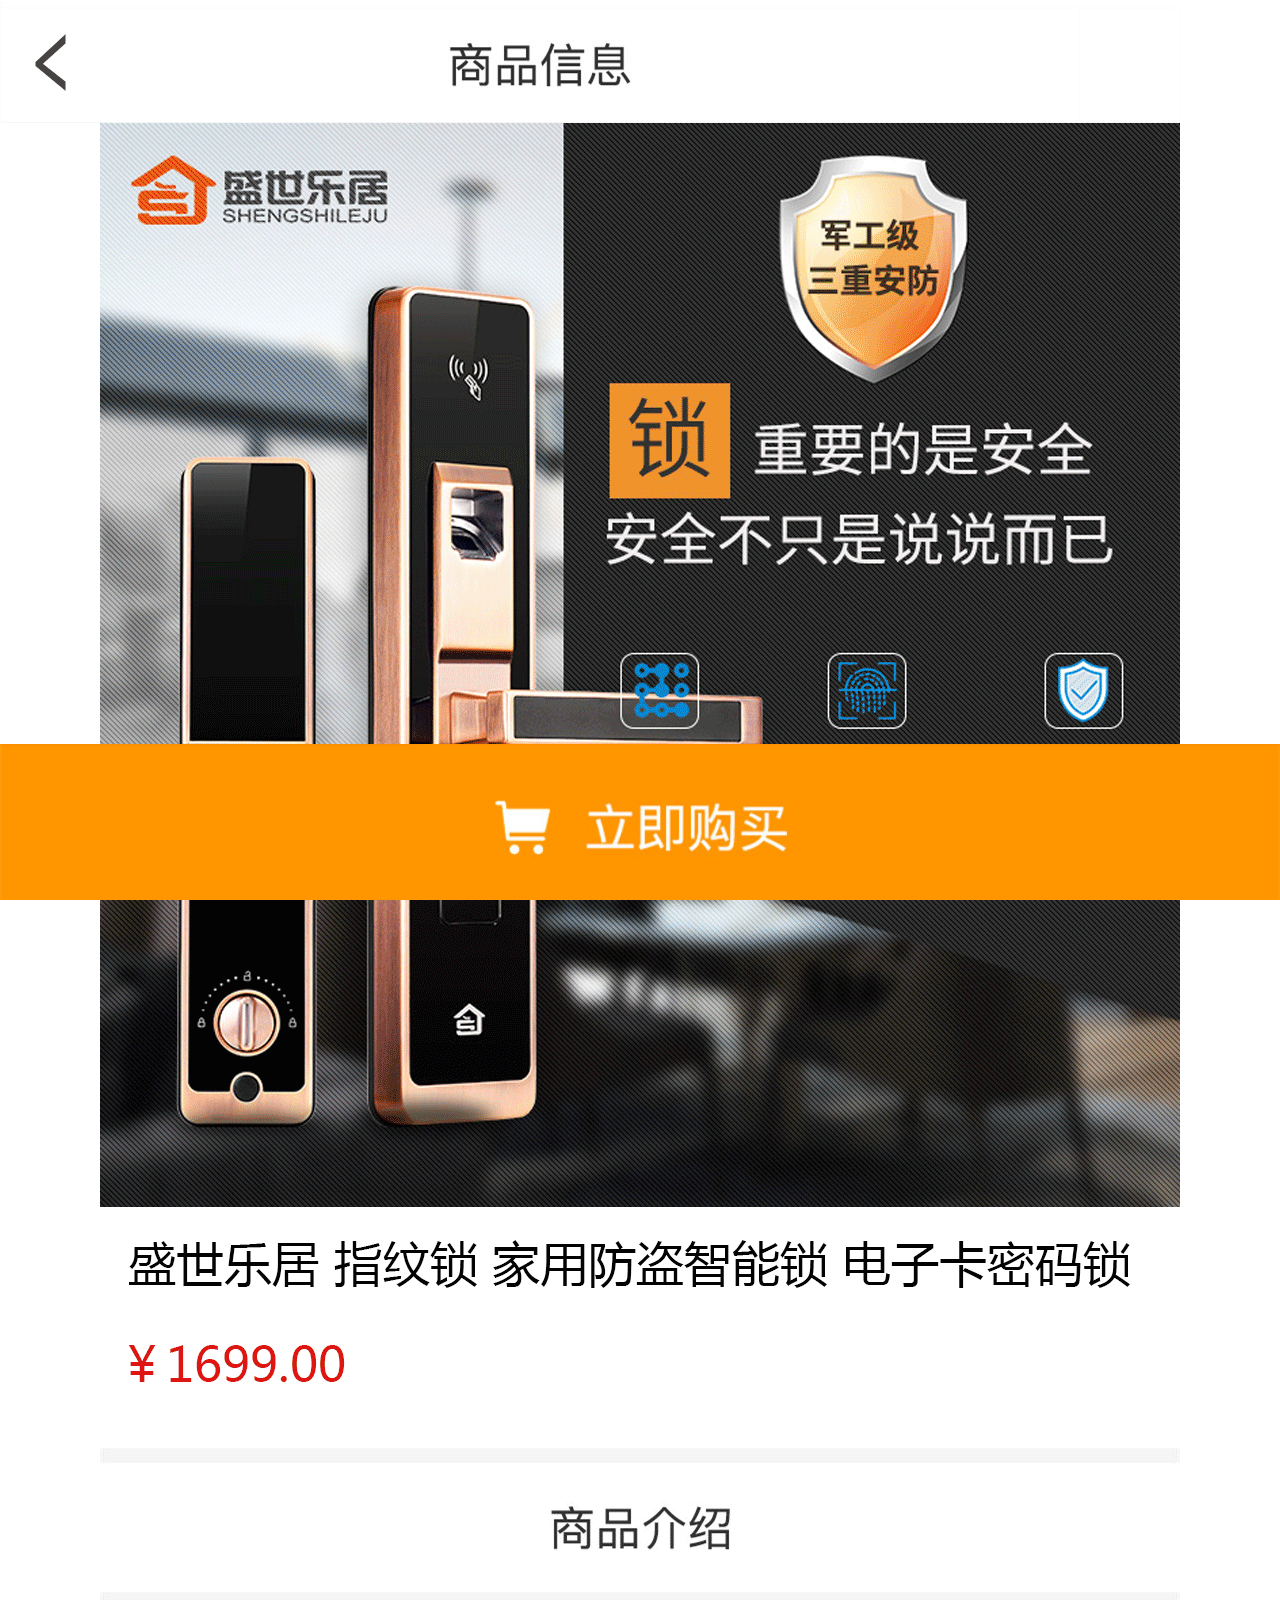
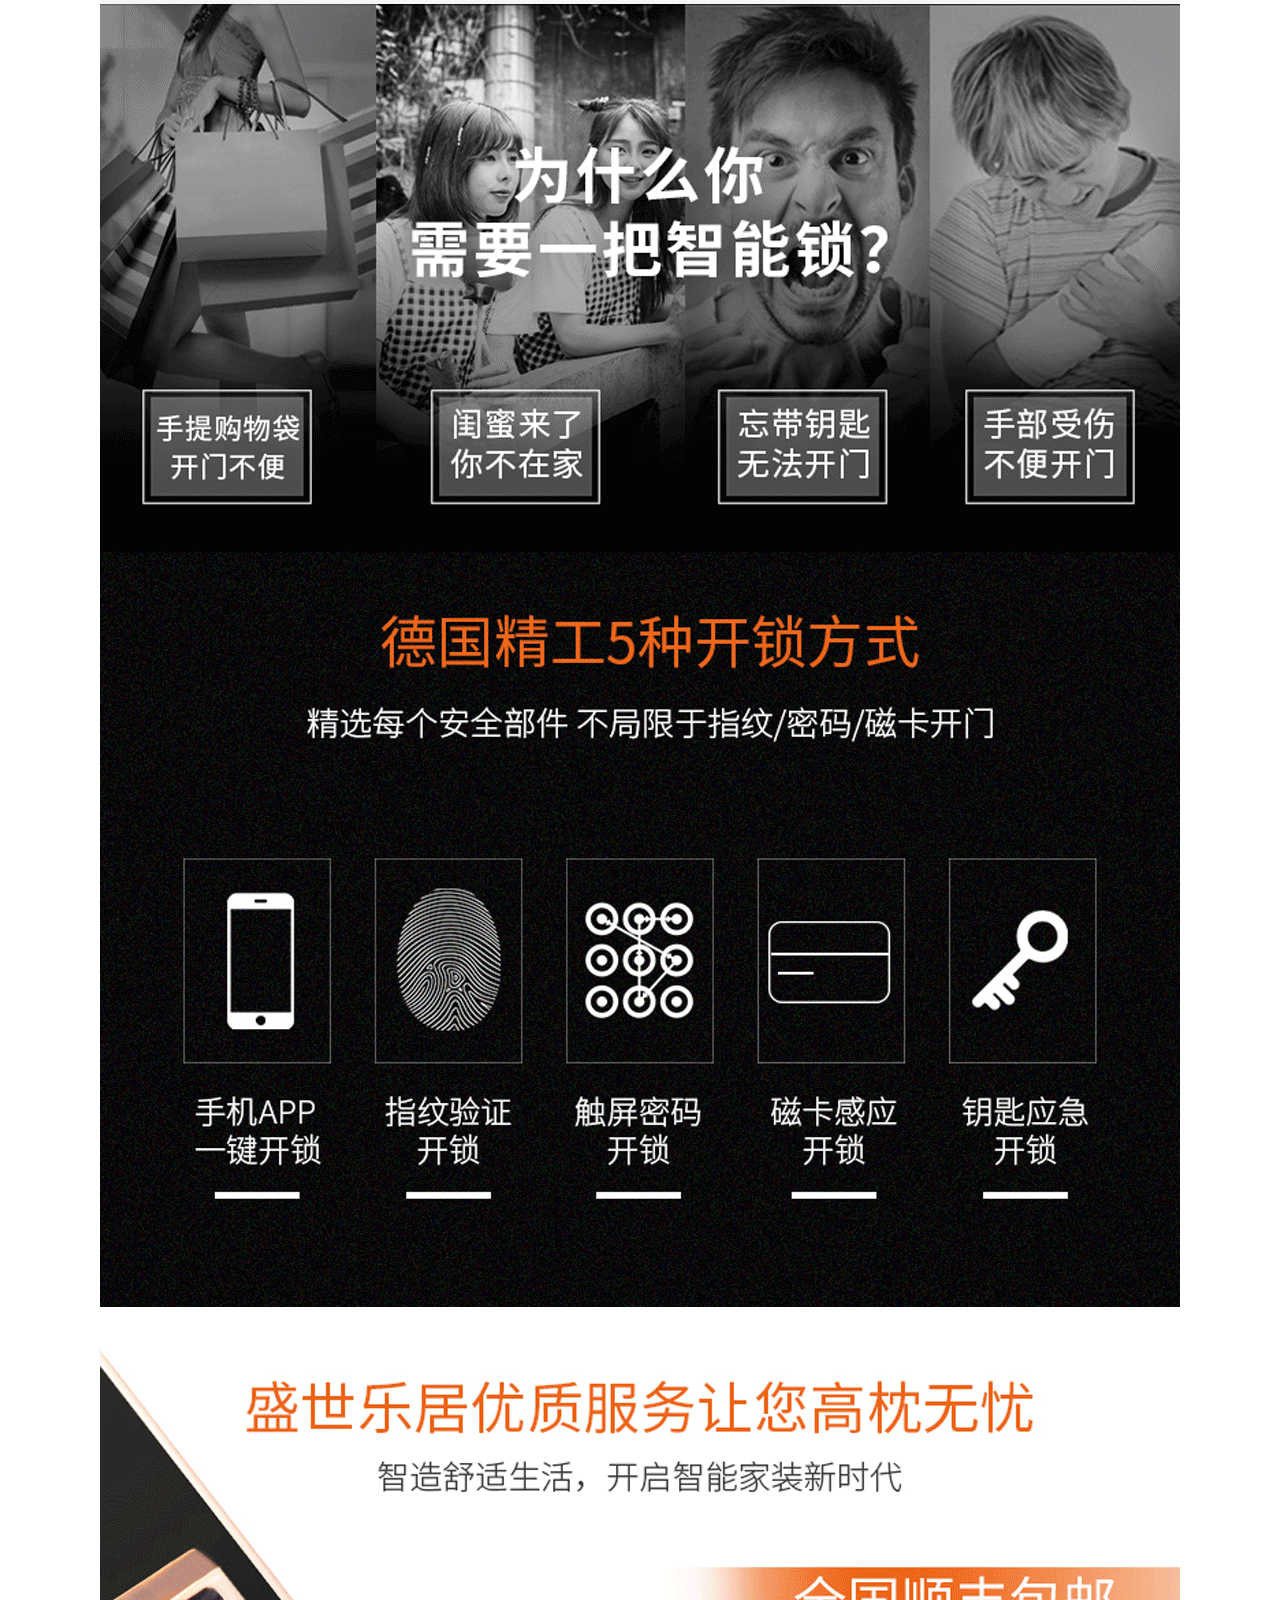
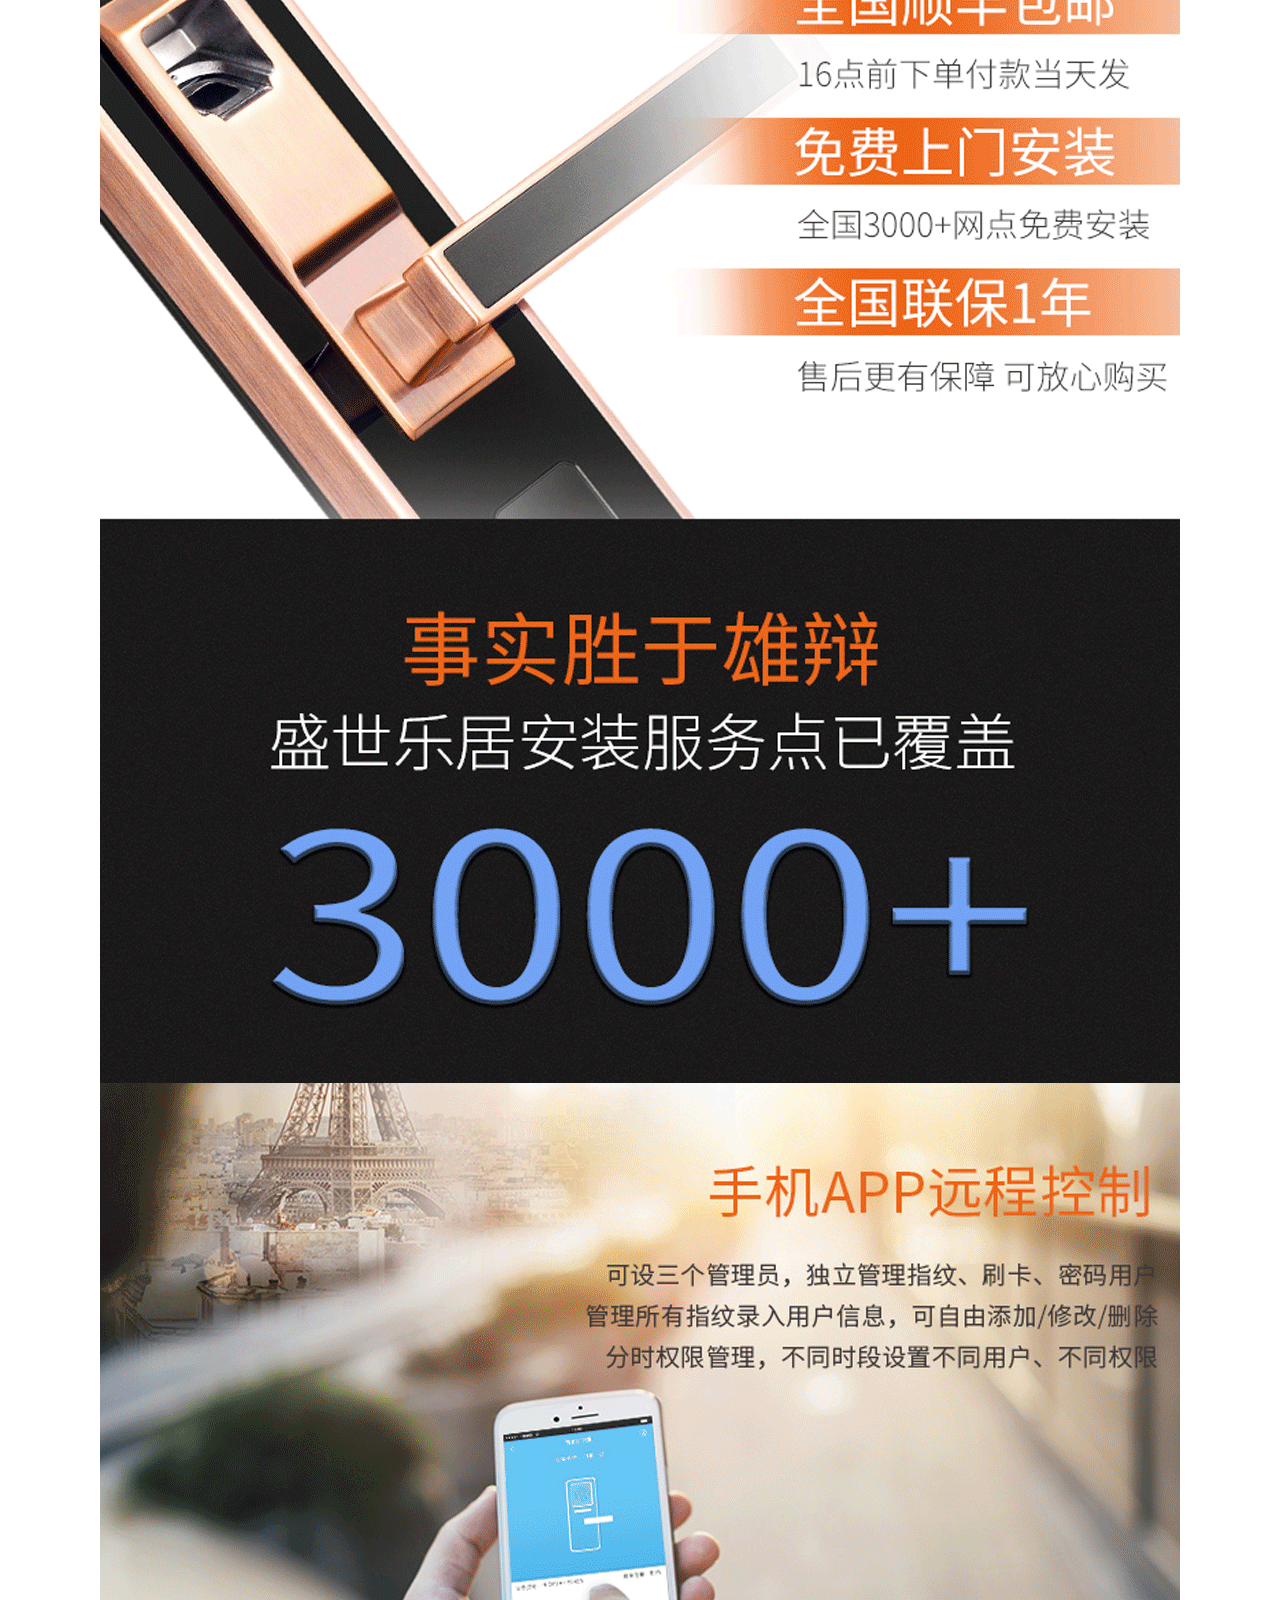
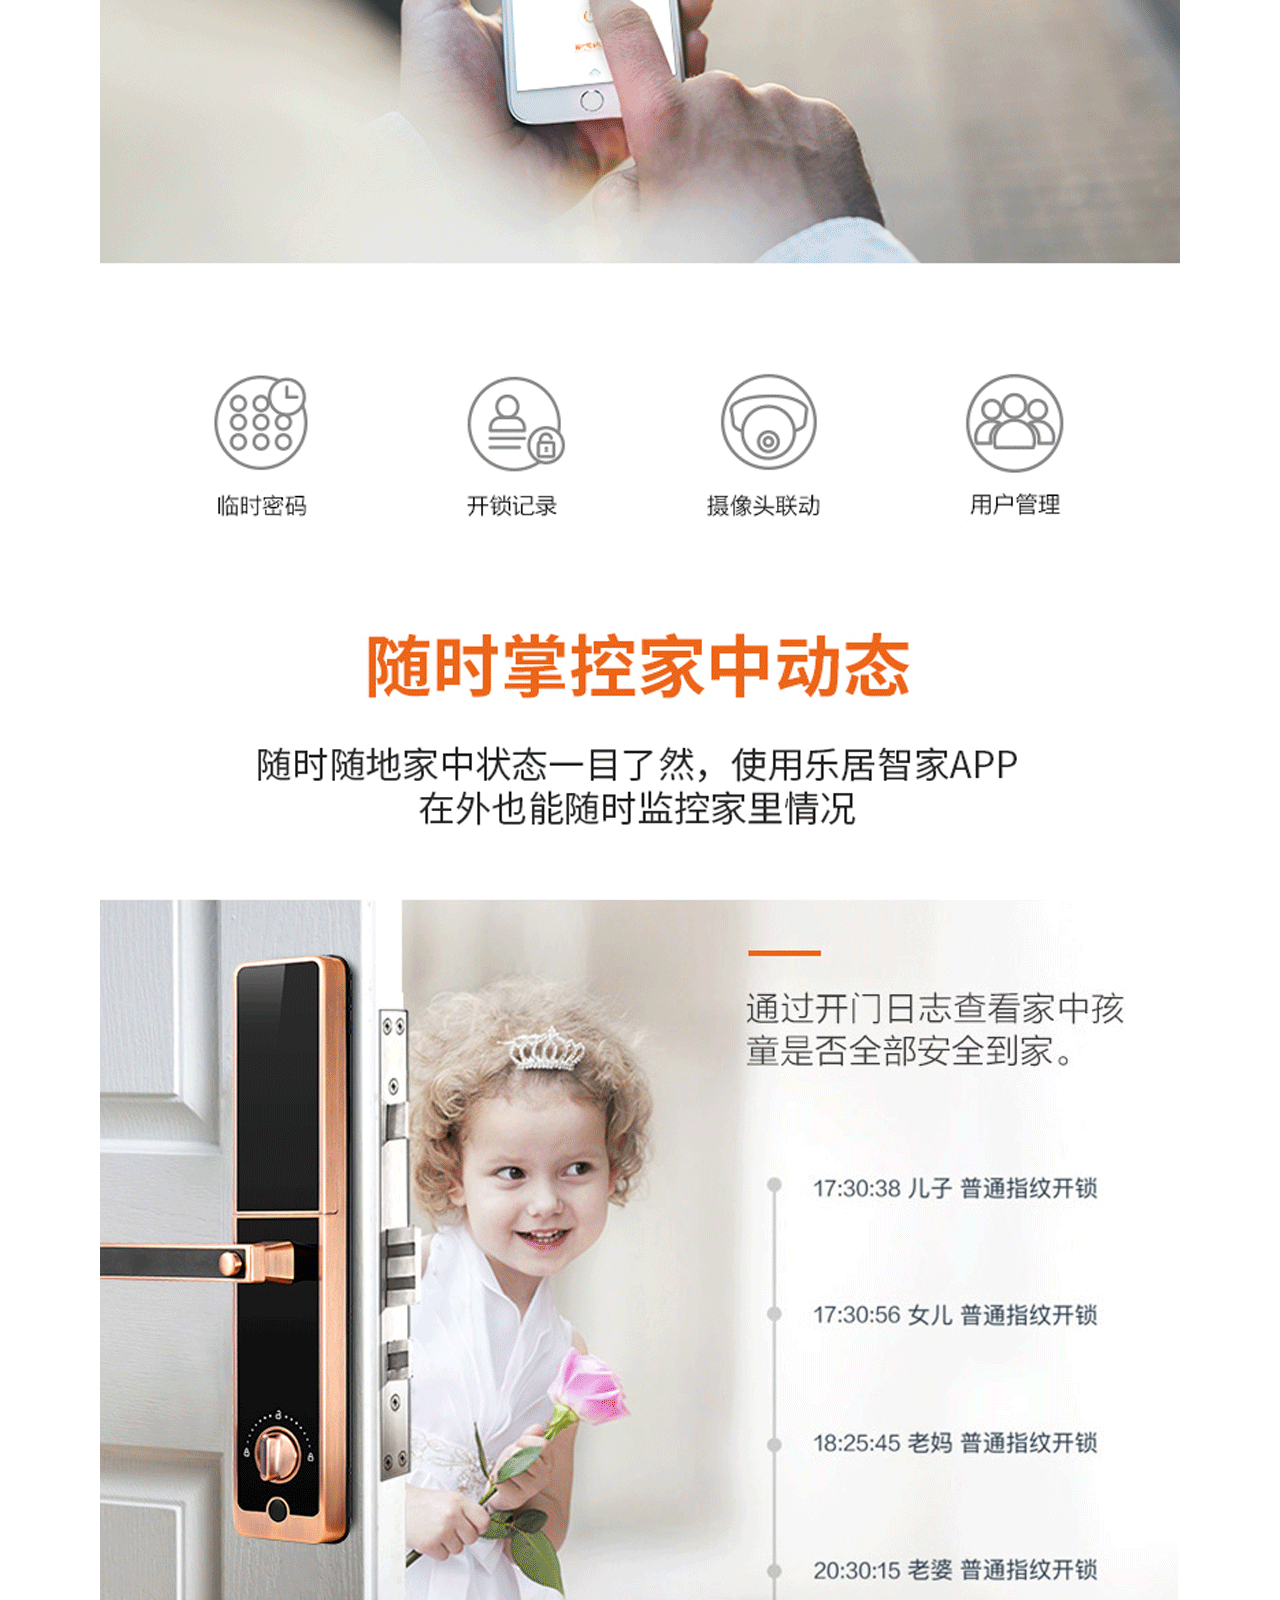
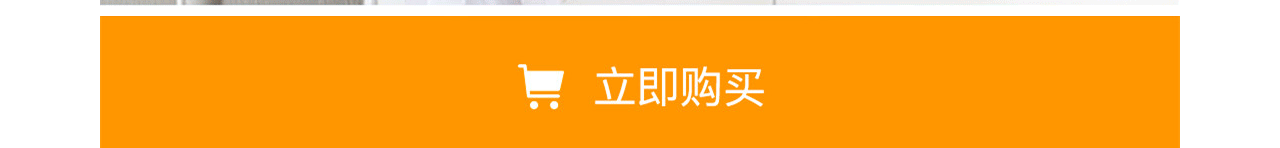
<file: details_4.html>
<!DOCTYPE html>
<html lang="en">
<head>
	<meta charset="UTF-8">
	<meta content="width=device-width, initial-scale=1.0, maximum-scale=1.0, user-scalable=0" name="viewport">
	<title>乐居商城</title>
	<link rel="stylesheet" href="./css/index.css">
</head>
<body>
	<div class="lojoy-index">
		<a href="./index.html" class="fixTop">
			<img src="./images/detailBack.png" alt="">
		</a>
		<img src="./images/detailBack.png" alt="">
		<div class="content">
			<img src="./images/details/details5.png" alt="">
			<img src="./images/btnBuy.png" class="alertCode" alt="">
			<img src="./images/btnBuy.png" class="alertCode btnBottom" alt="">
		</div>
	</div>
	<div class="shade">
		<img src="./images/codes/code4.png" alt="">
	</div>
	<script src="./js/jquery.js"></script>
	<script src="./js/common.js"></script>
</body>
</html>
</file>
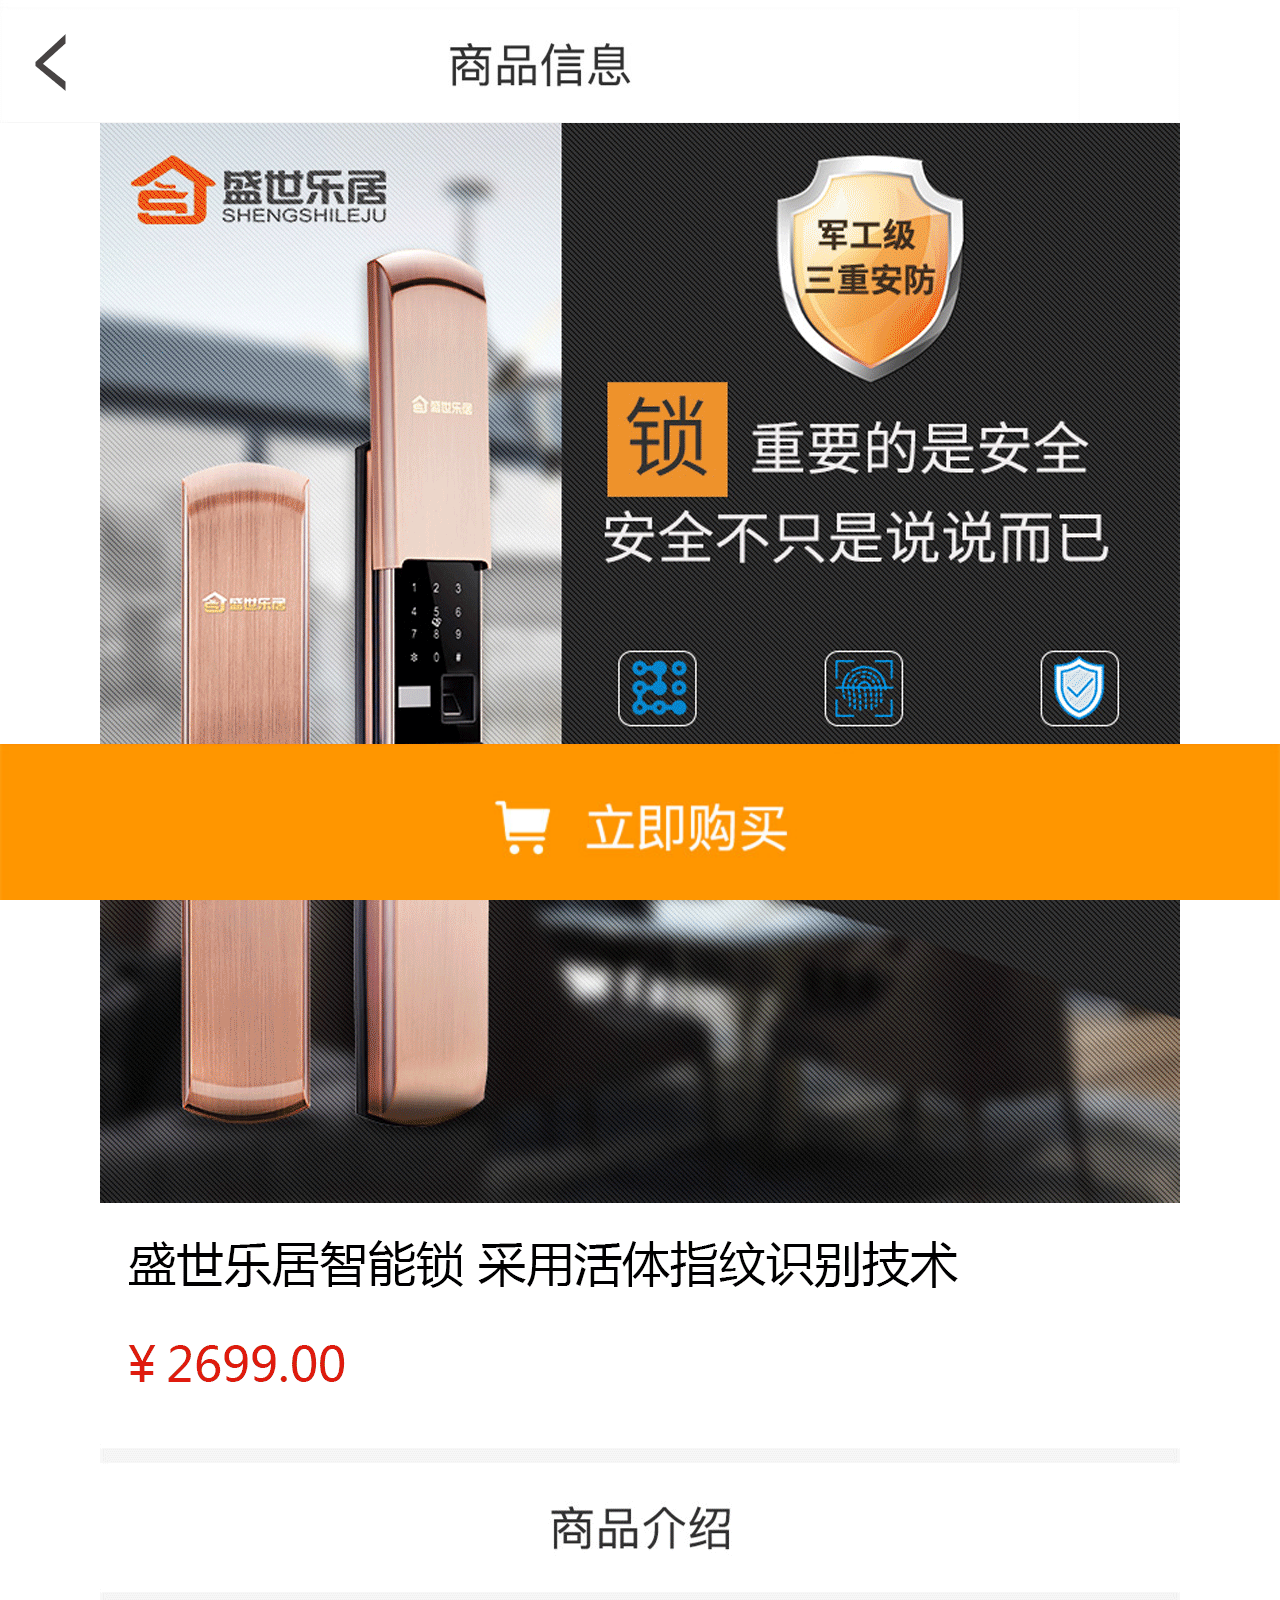
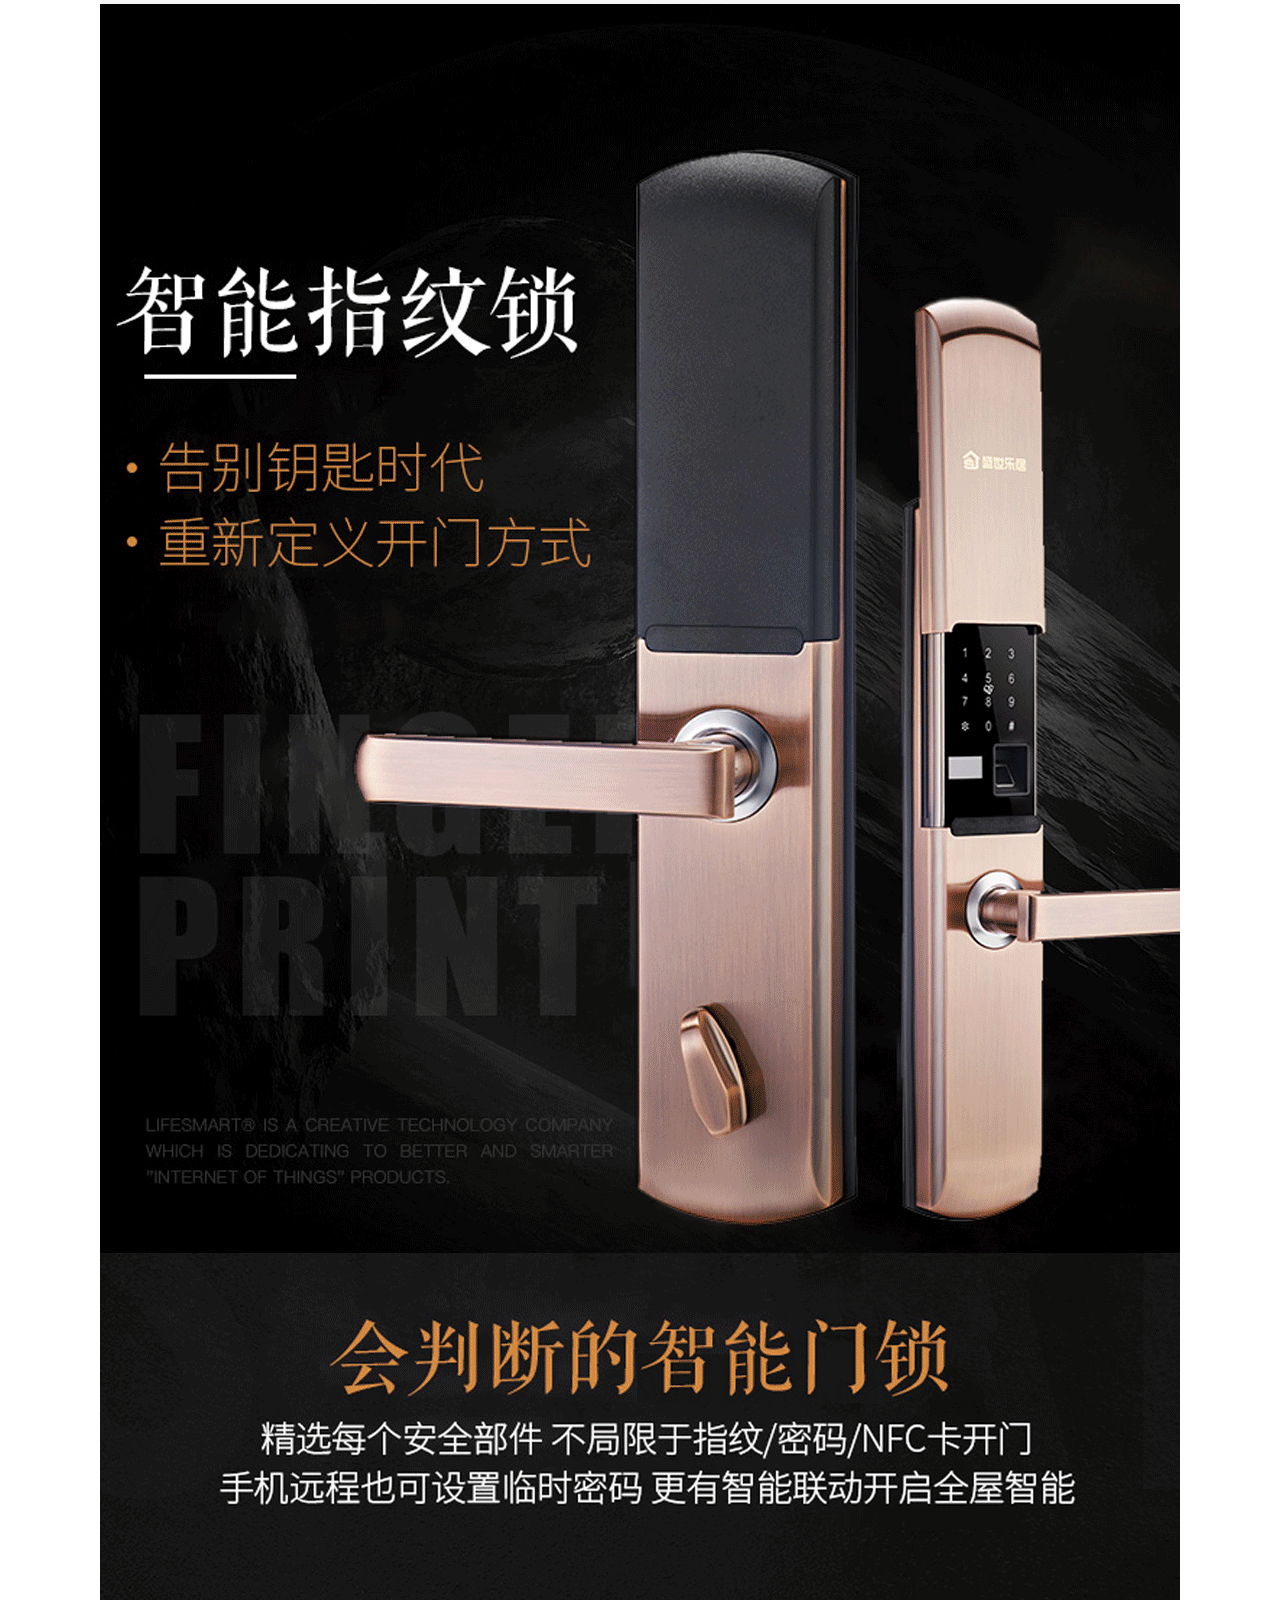
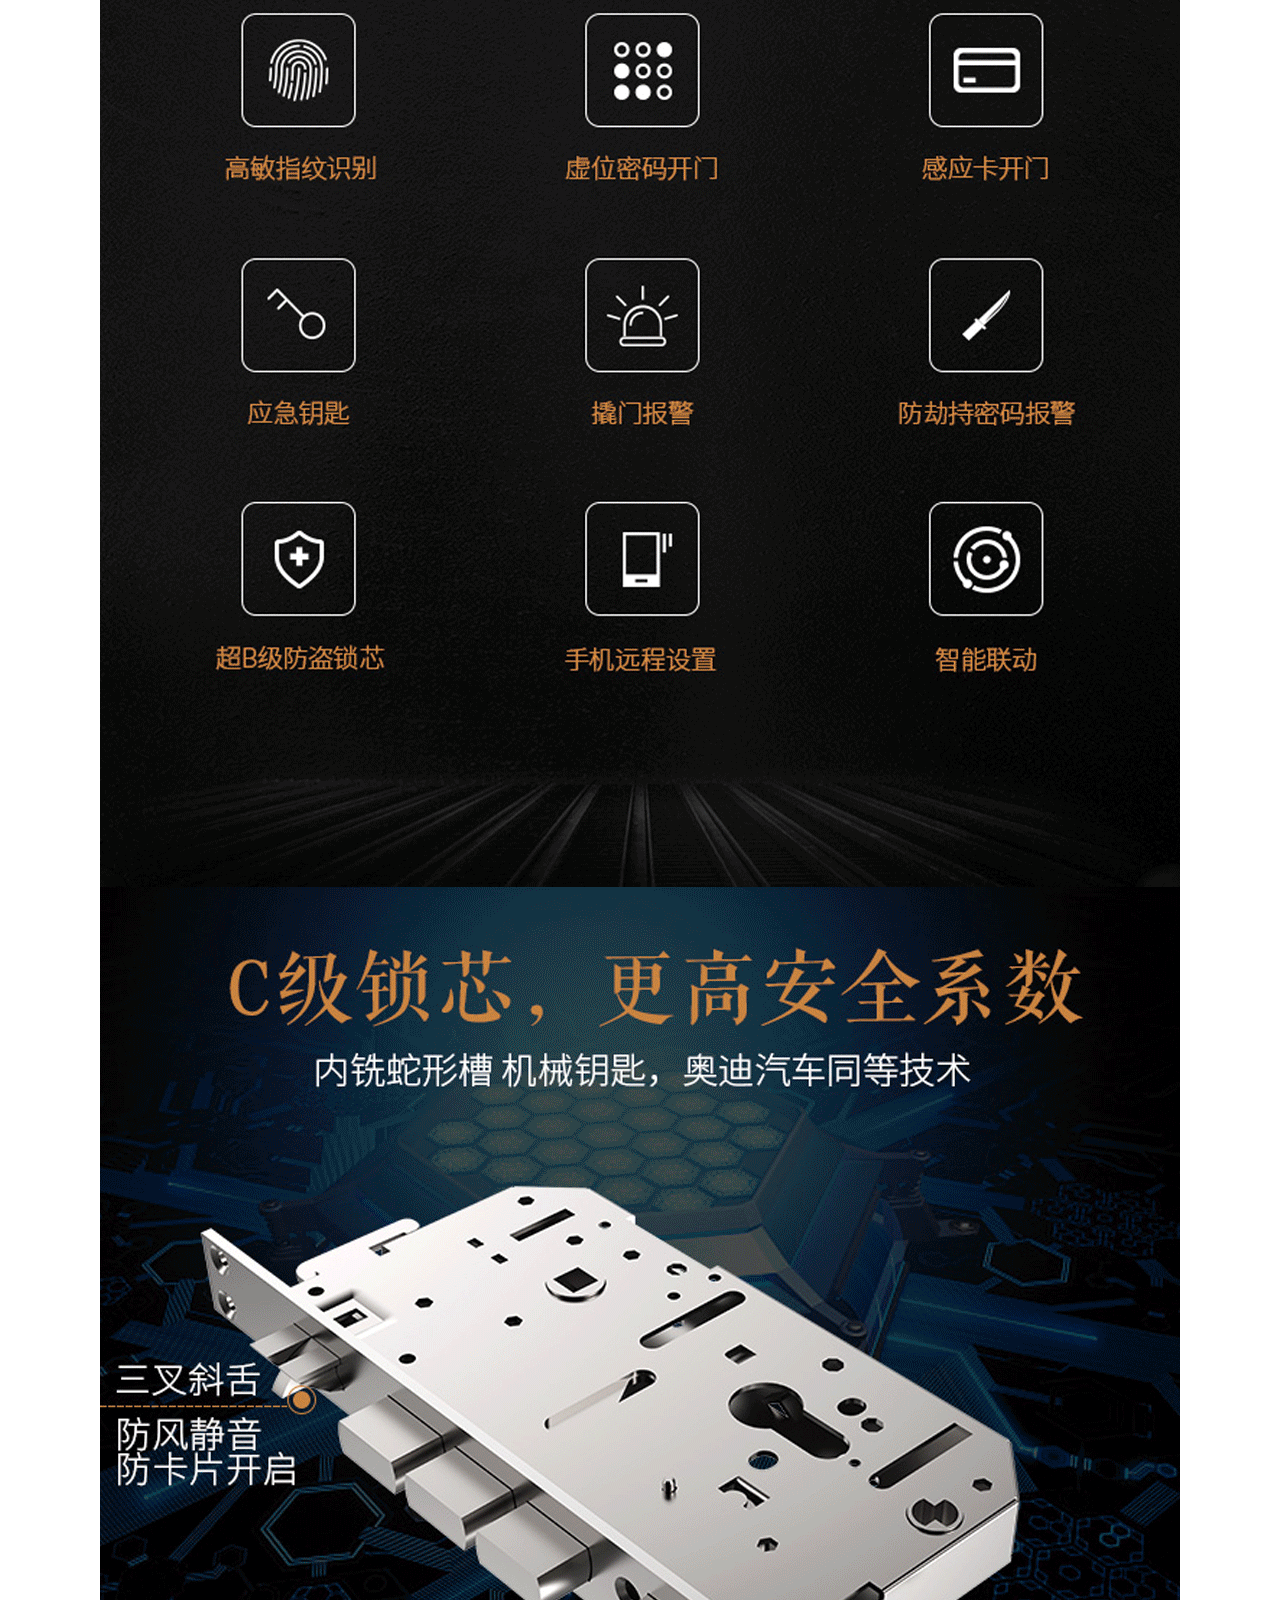
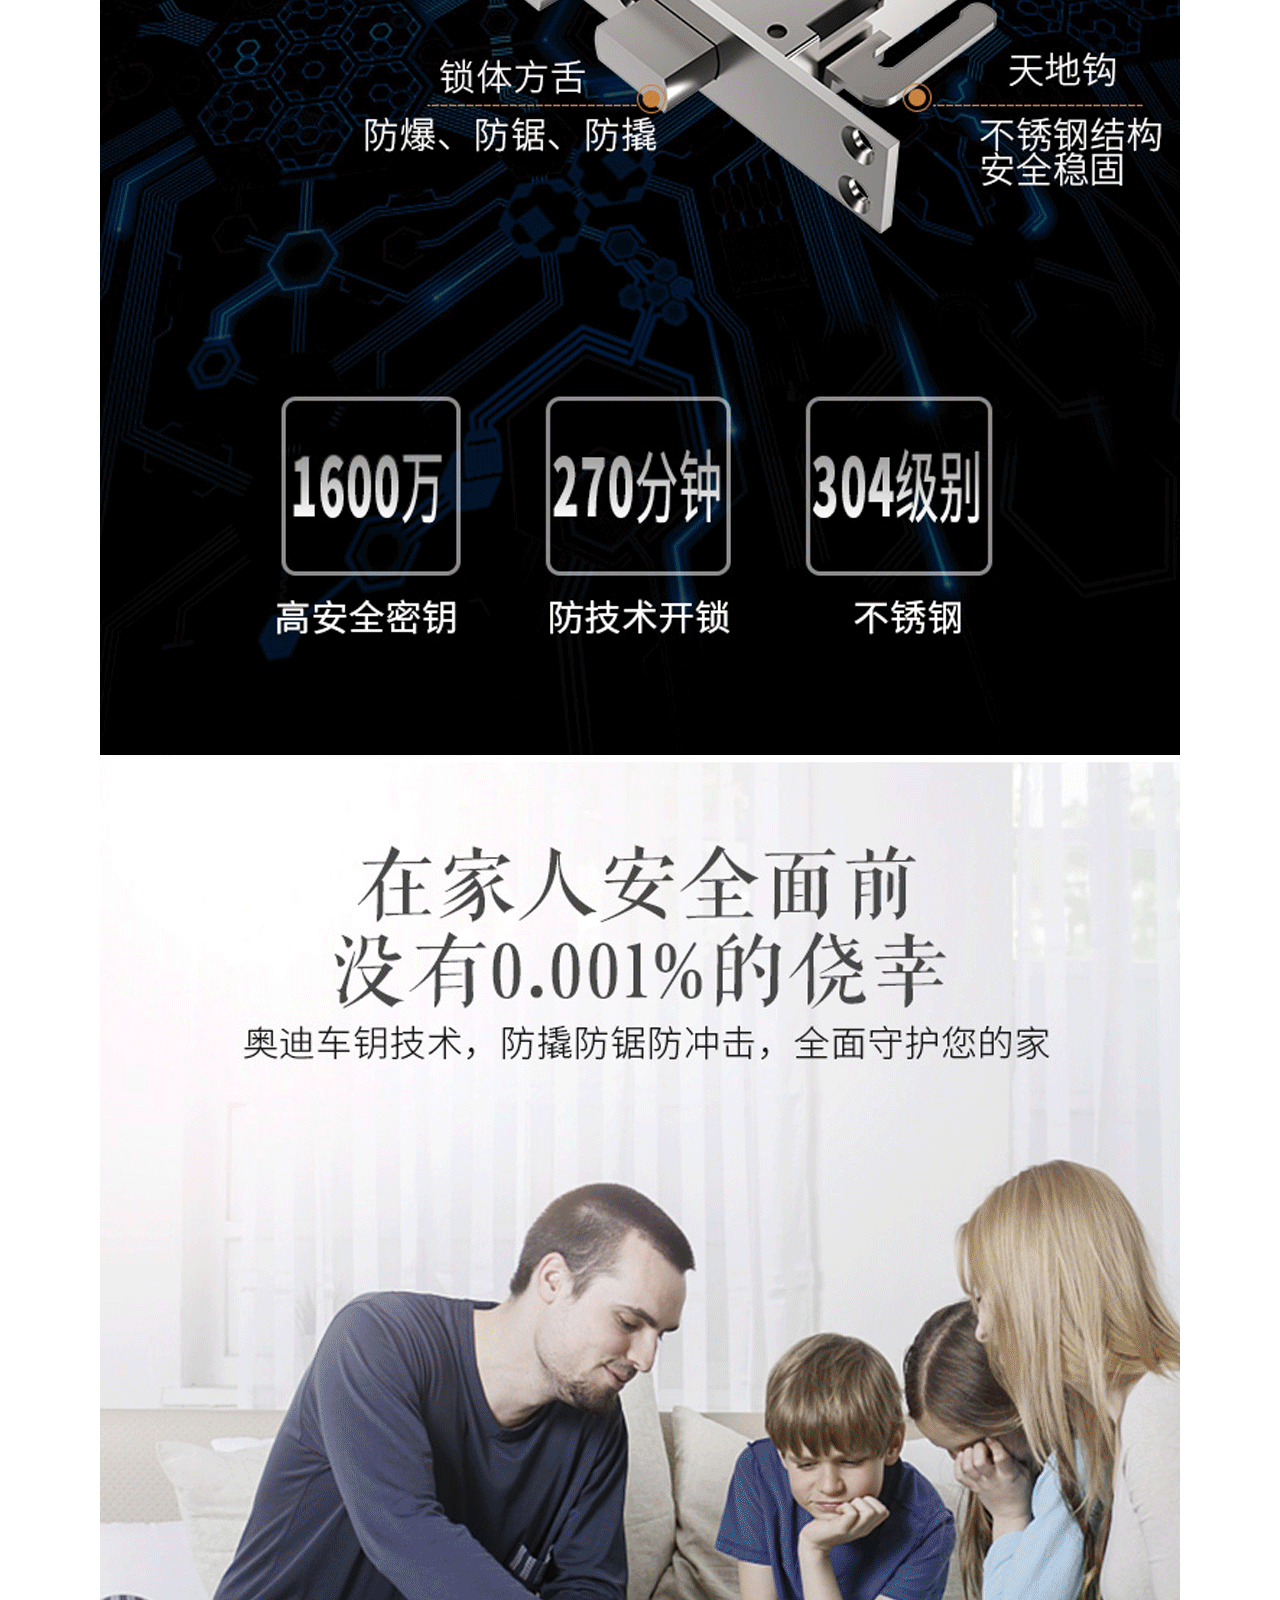
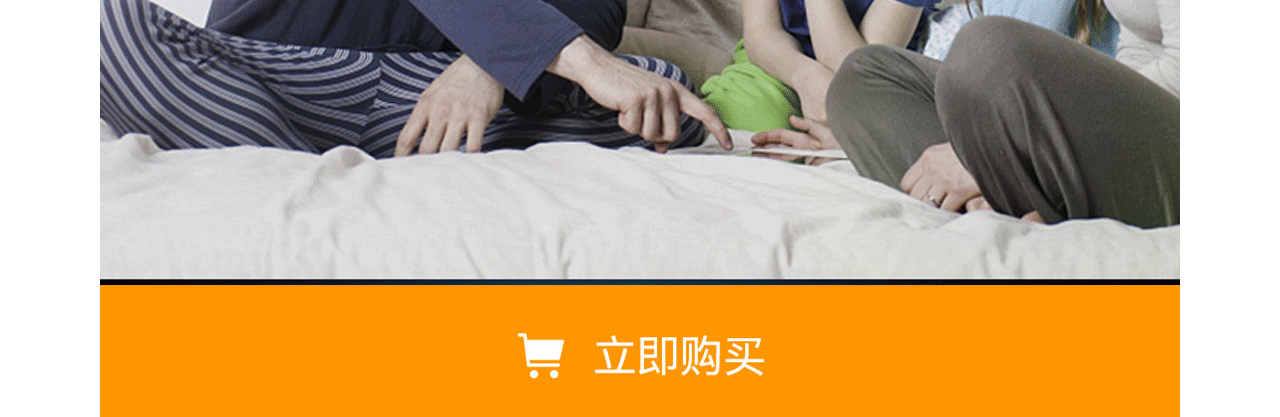
<file: details_5.html>
<!DOCTYPE html>
<html lang="en">
<head>
	<meta charset="UTF-8">
	<meta content="width=device-width, initial-scale=1.0, maximum-scale=1.0, user-scalable=0" name="viewport">
	<title>乐居商城</title>
	<link rel="stylesheet" href="./css/index.css">
</head>
<body>
	<div class="lojoy-index">
		<a href="./index.html" class="fixTop">
			<img src="./images/detailBack.png" alt="">
		</a>
		<img src="./images/detailBack.png" alt="">
		<div class="content">
			<img src="./images/details/details6.png" alt="">
			<img src="./images/btnBuy.png" class="alertCode" alt="">
			<img src="./images/btnBuy.png" class="alertCode btnBottom" alt="">
		</div>
	</div>
	<div class="shade">
		<img src="./images/codes/code5.png" alt="">
	</div>
	<script src="./js/jquery.js"></script>
	<script src="./js/common.js"></script>
</body>
</html>
</file>
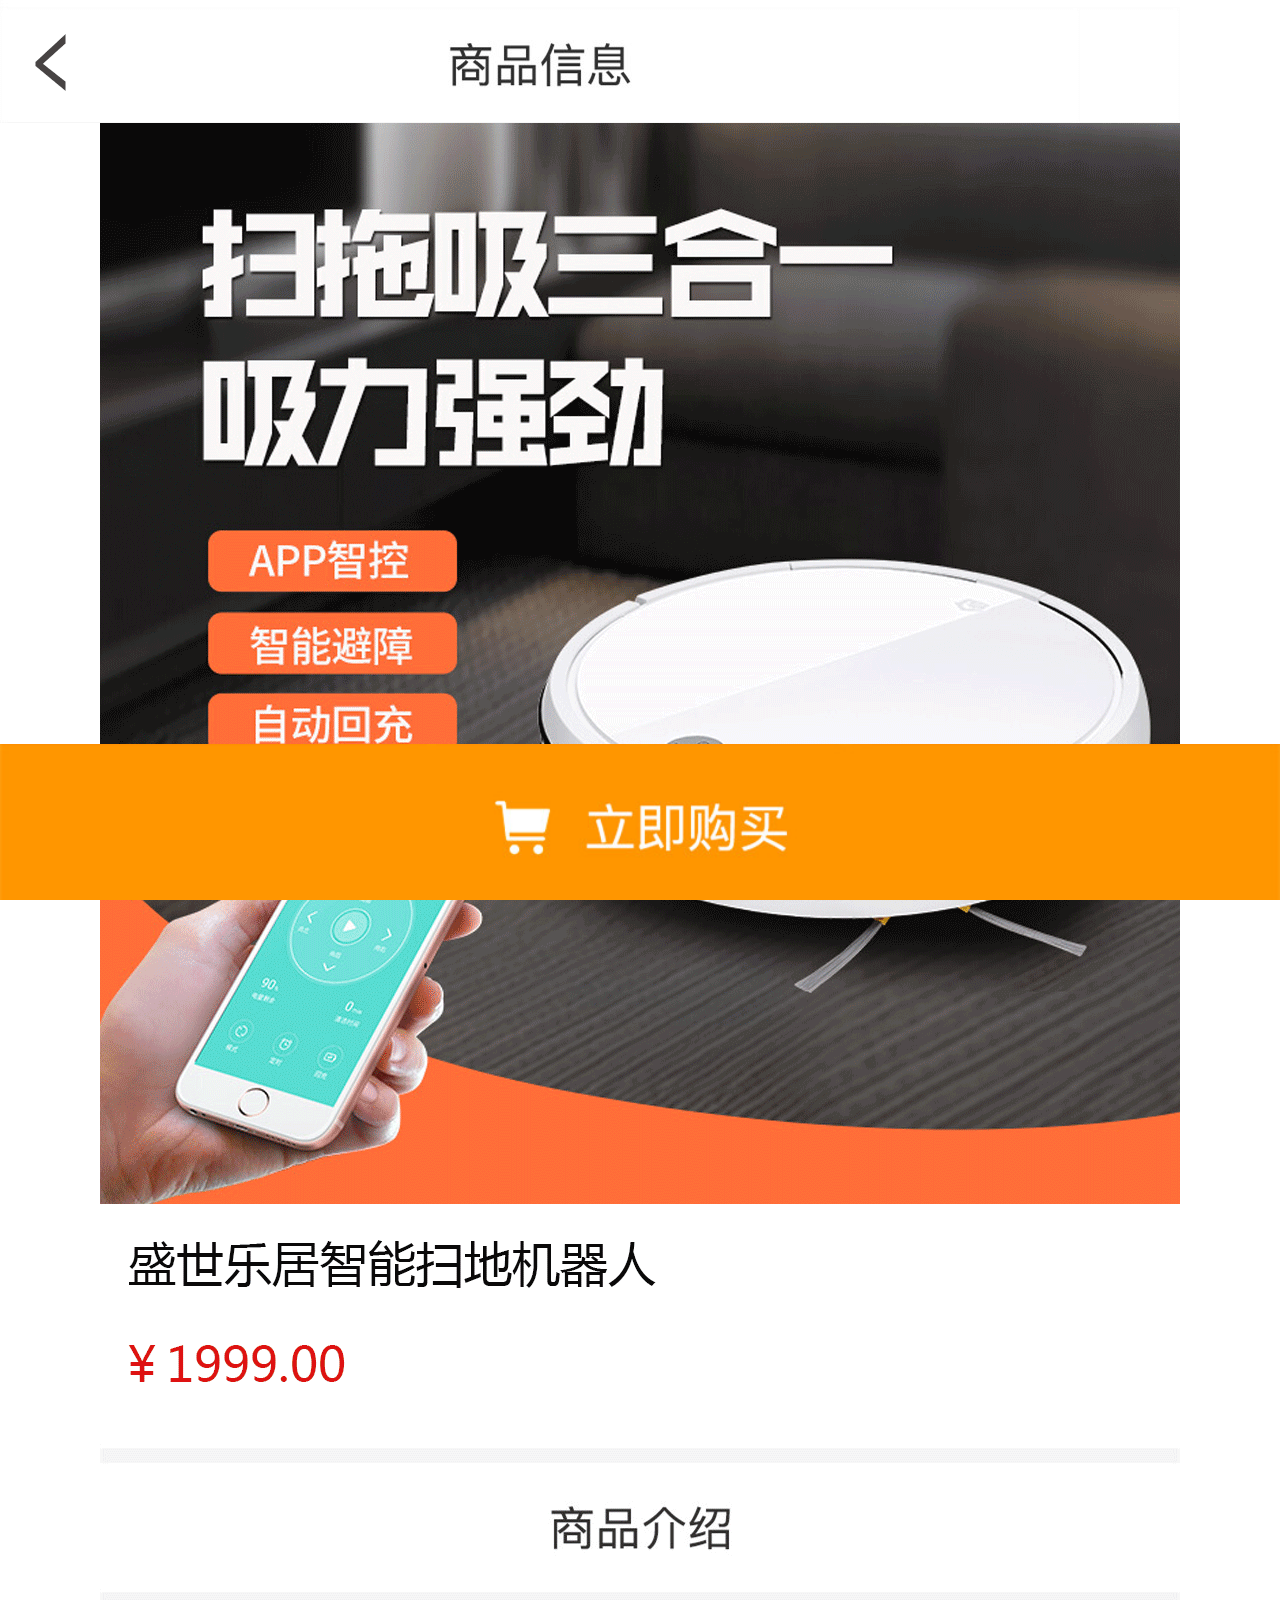
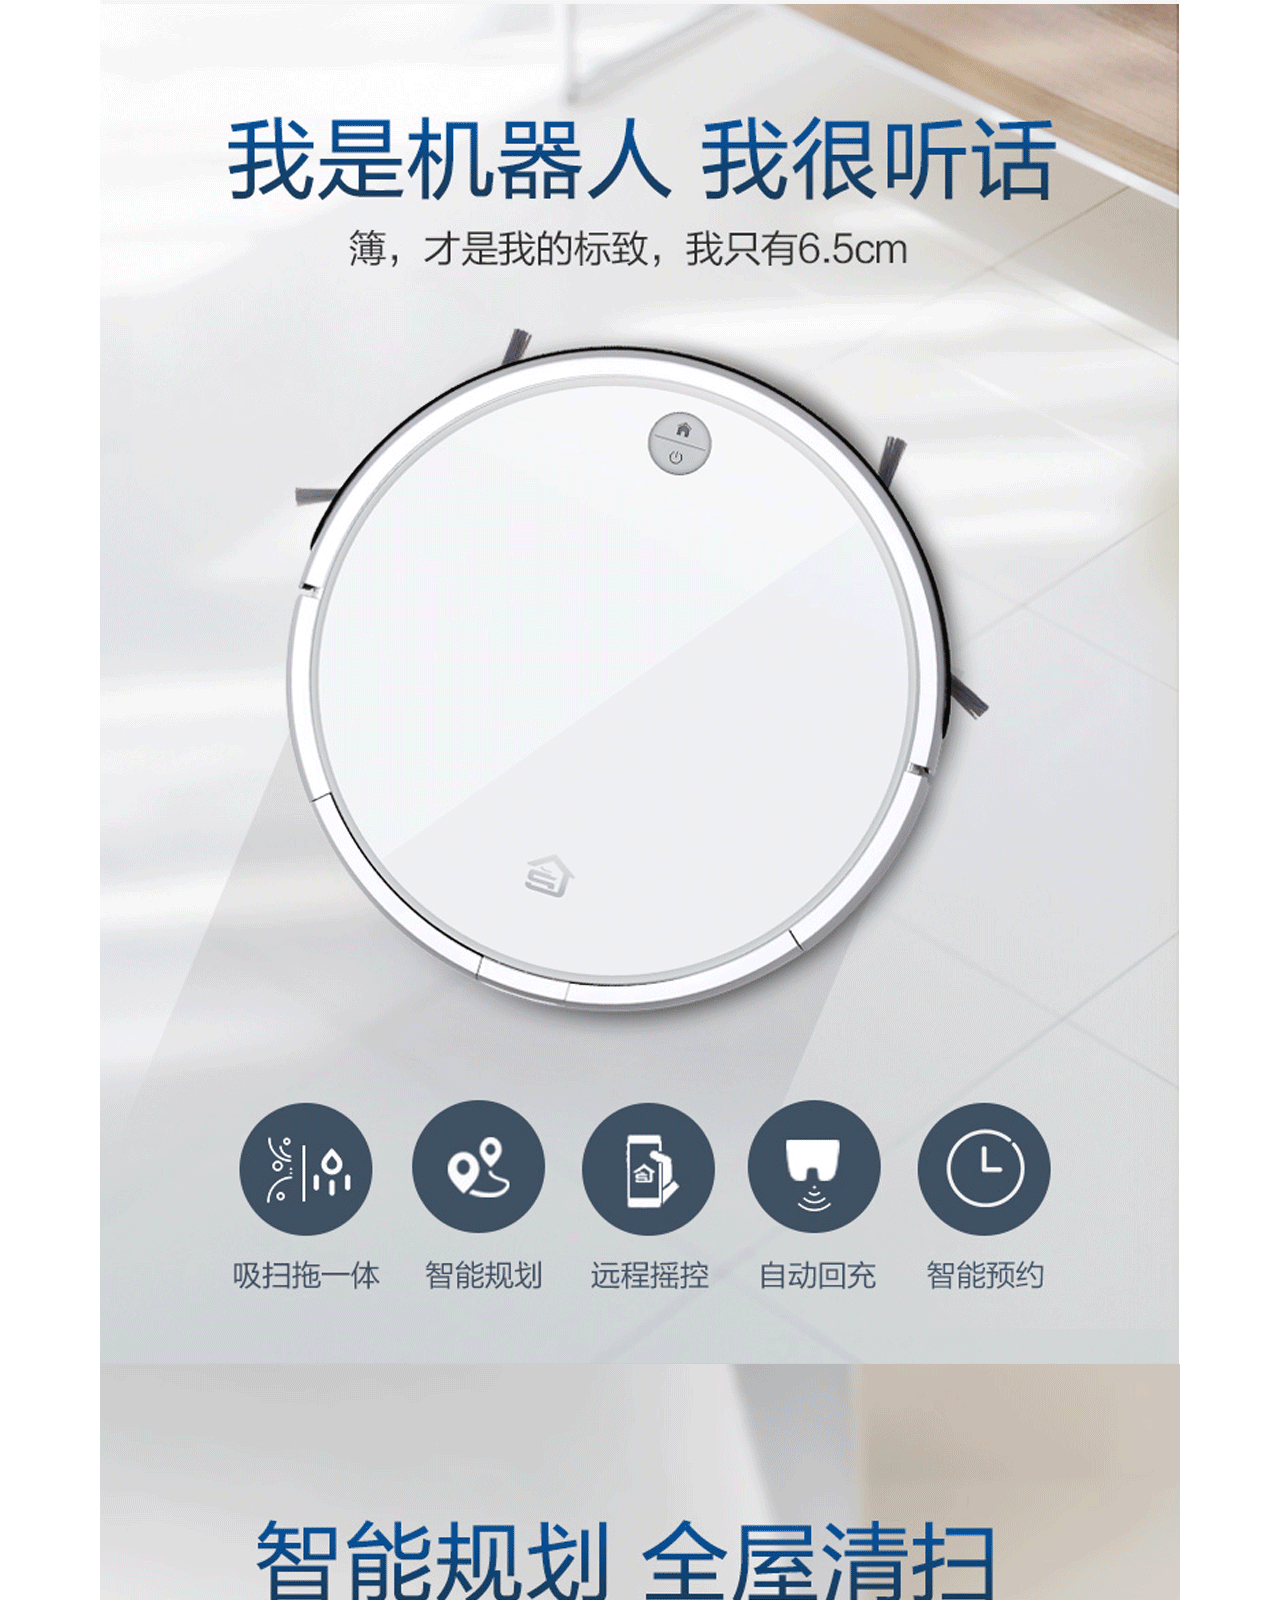
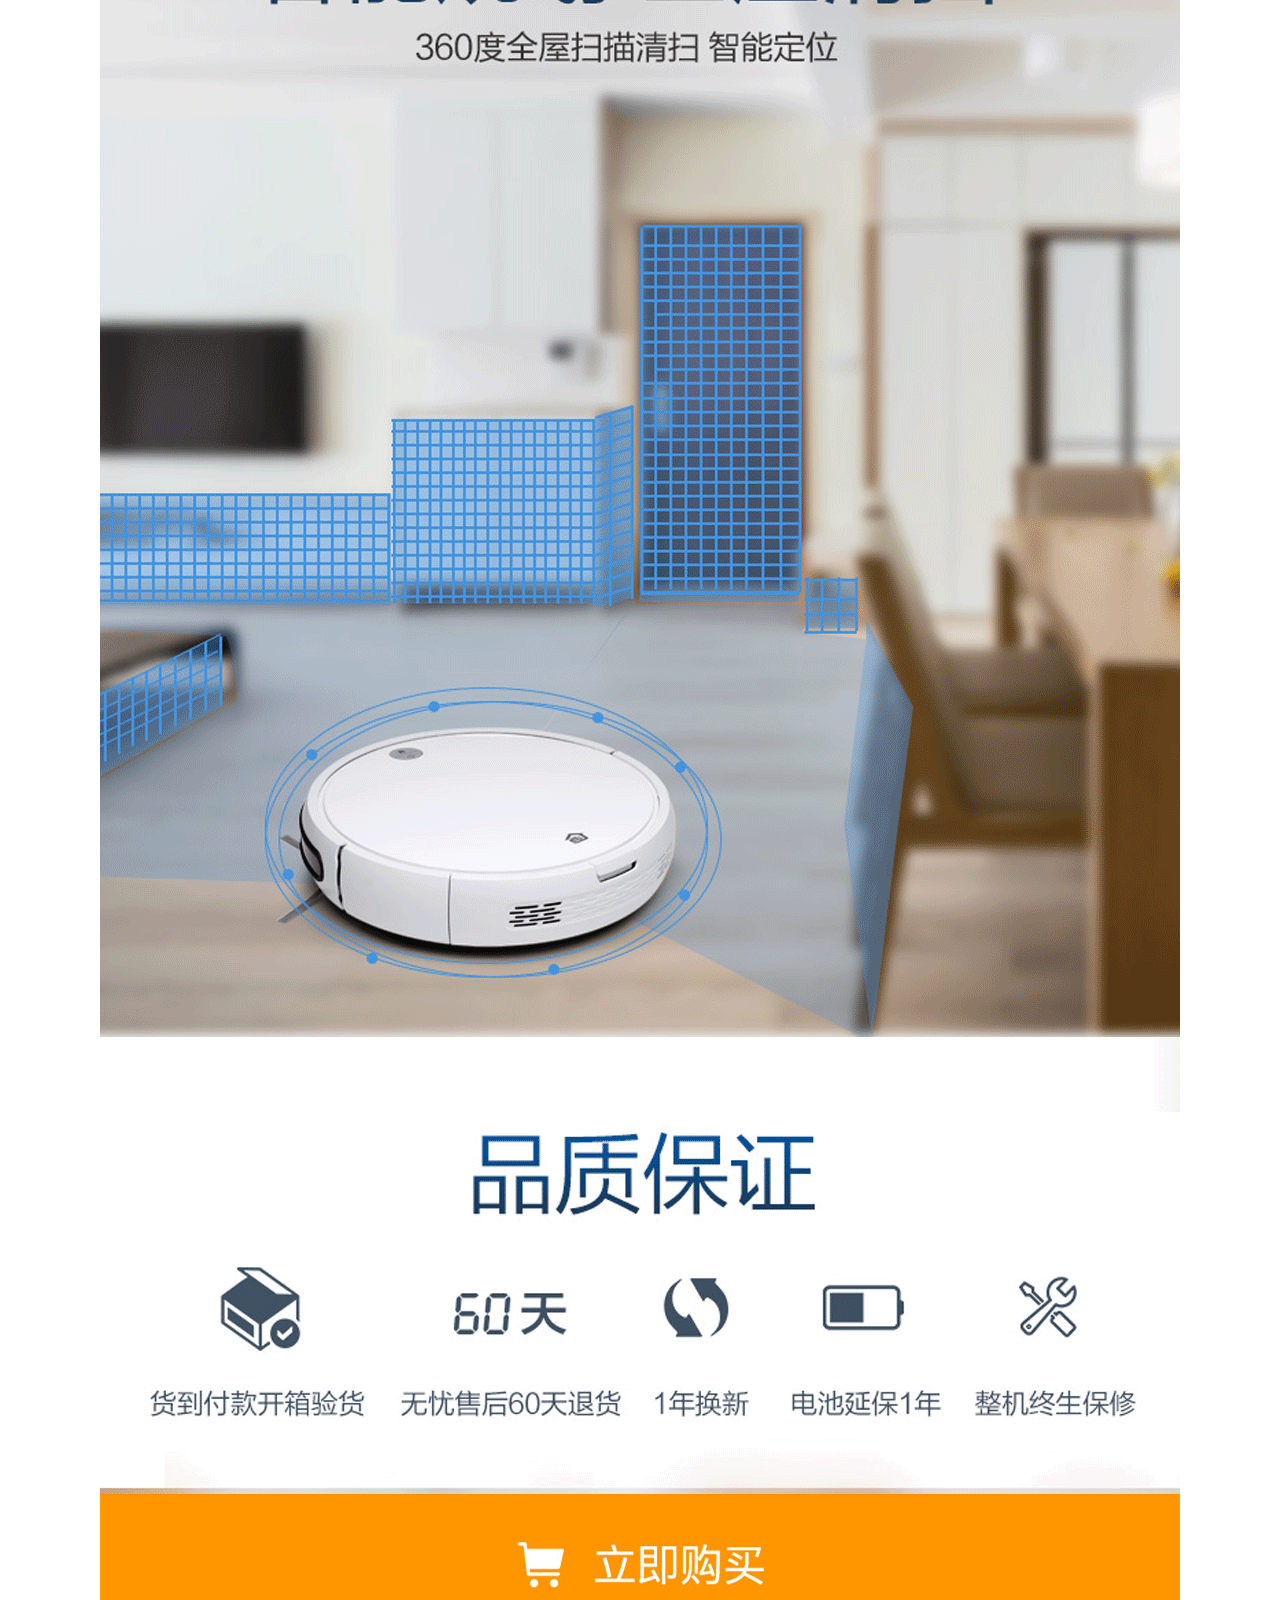
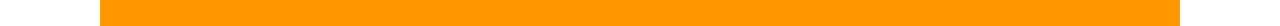
<file: details_6.html>
<!DOCTYPE html>
<html lang="en">
<head>
	<meta charset="UTF-8">
	<meta content="width=device-width, initial-scale=1.0, maximum-scale=1.0, user-scalable=0" name="viewport">
	<title>乐居商城</title>
	<link rel="stylesheet" href="./css/index.css">
</head>
<body>
	<div class="lojoy-index">
		<a href="./index.html" class="fixTop">
			<img src="./images/detailBack.png" alt="">
		</a>
		<img src="./images/detailBack.png" alt="">
		<div class="content">
			<img src="./images/details/details4.png" alt="">
			<img src="./images/btnBuy.png" class="alertCode" alt="">
			<img src="./images/btnBuy.png" class="alertCode btnBottom" alt="">
		</div>
	</div>
	<div class="shade">
		<img src="./images/codes/code6.png" alt="">
	</div>
	<script src="./js/jquery.js"></script>
	<script src="./js/common.js"></script>
</body>
</html>
</file>
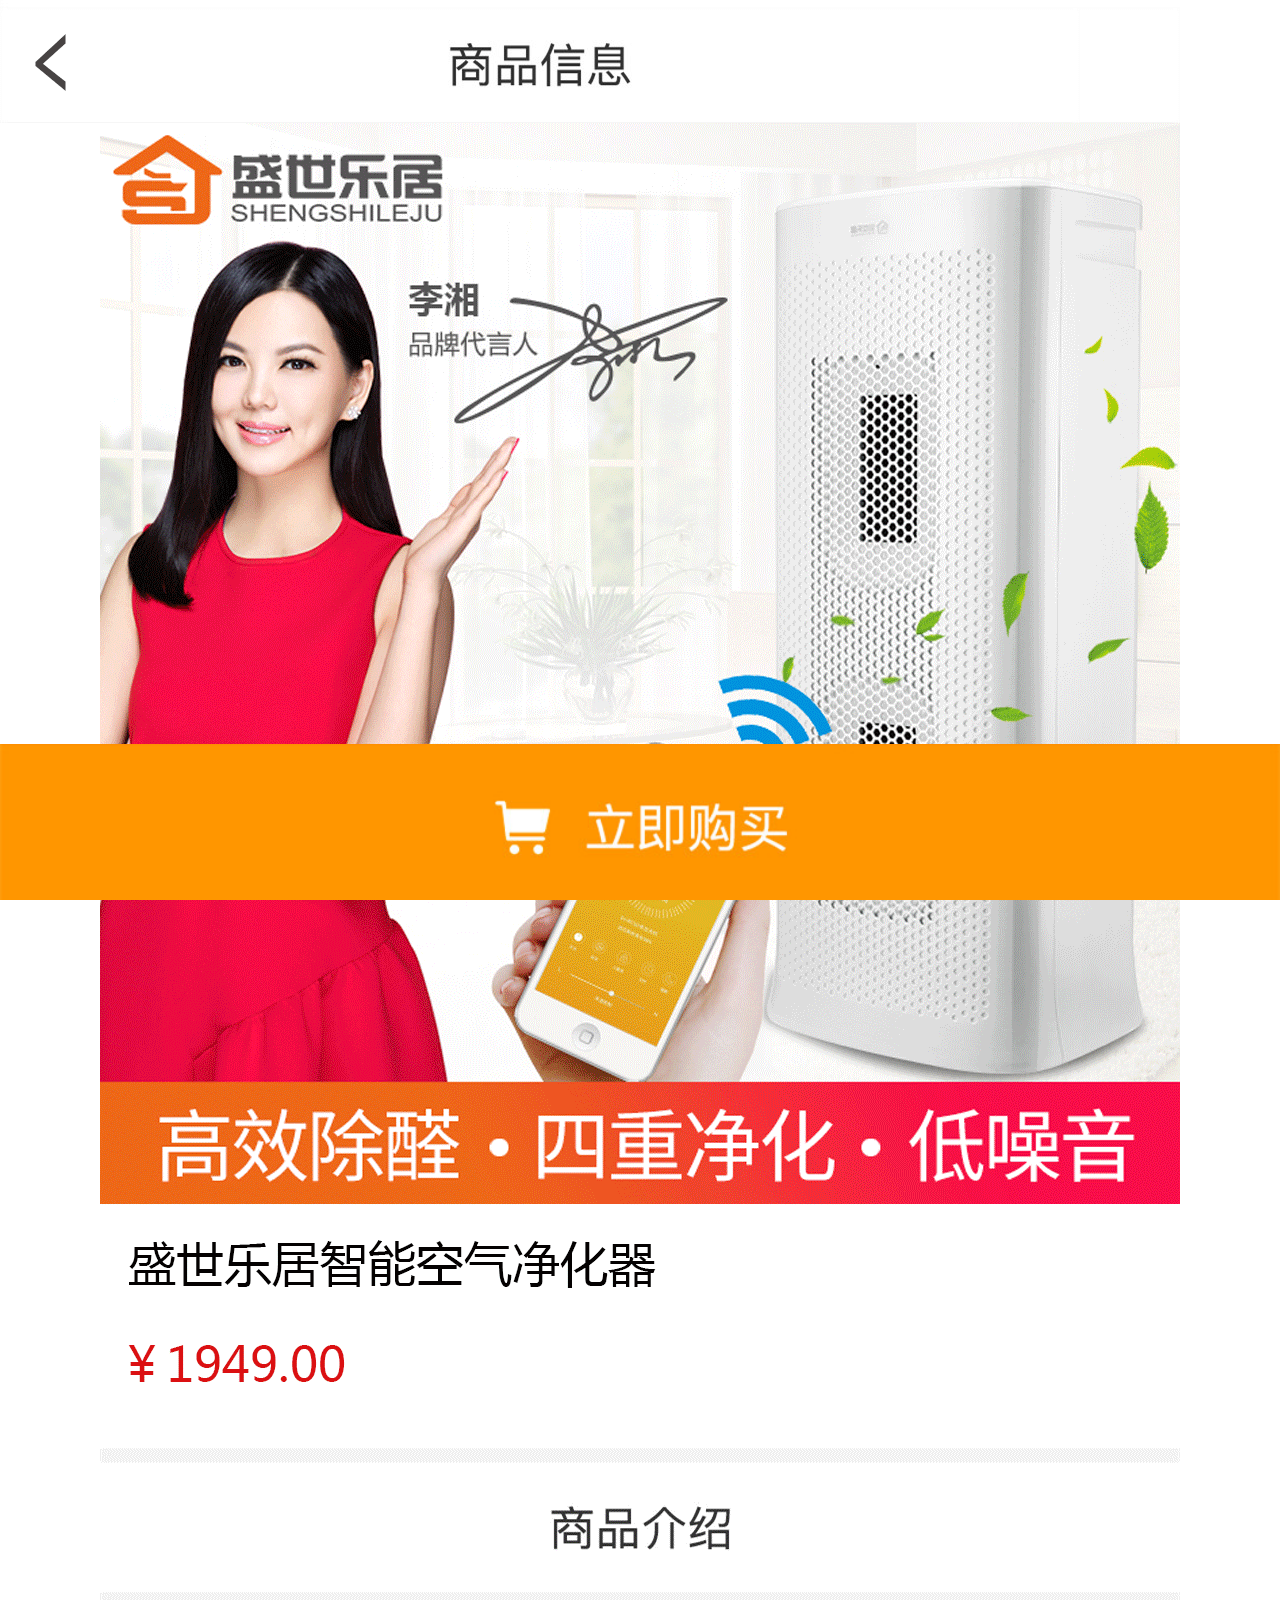
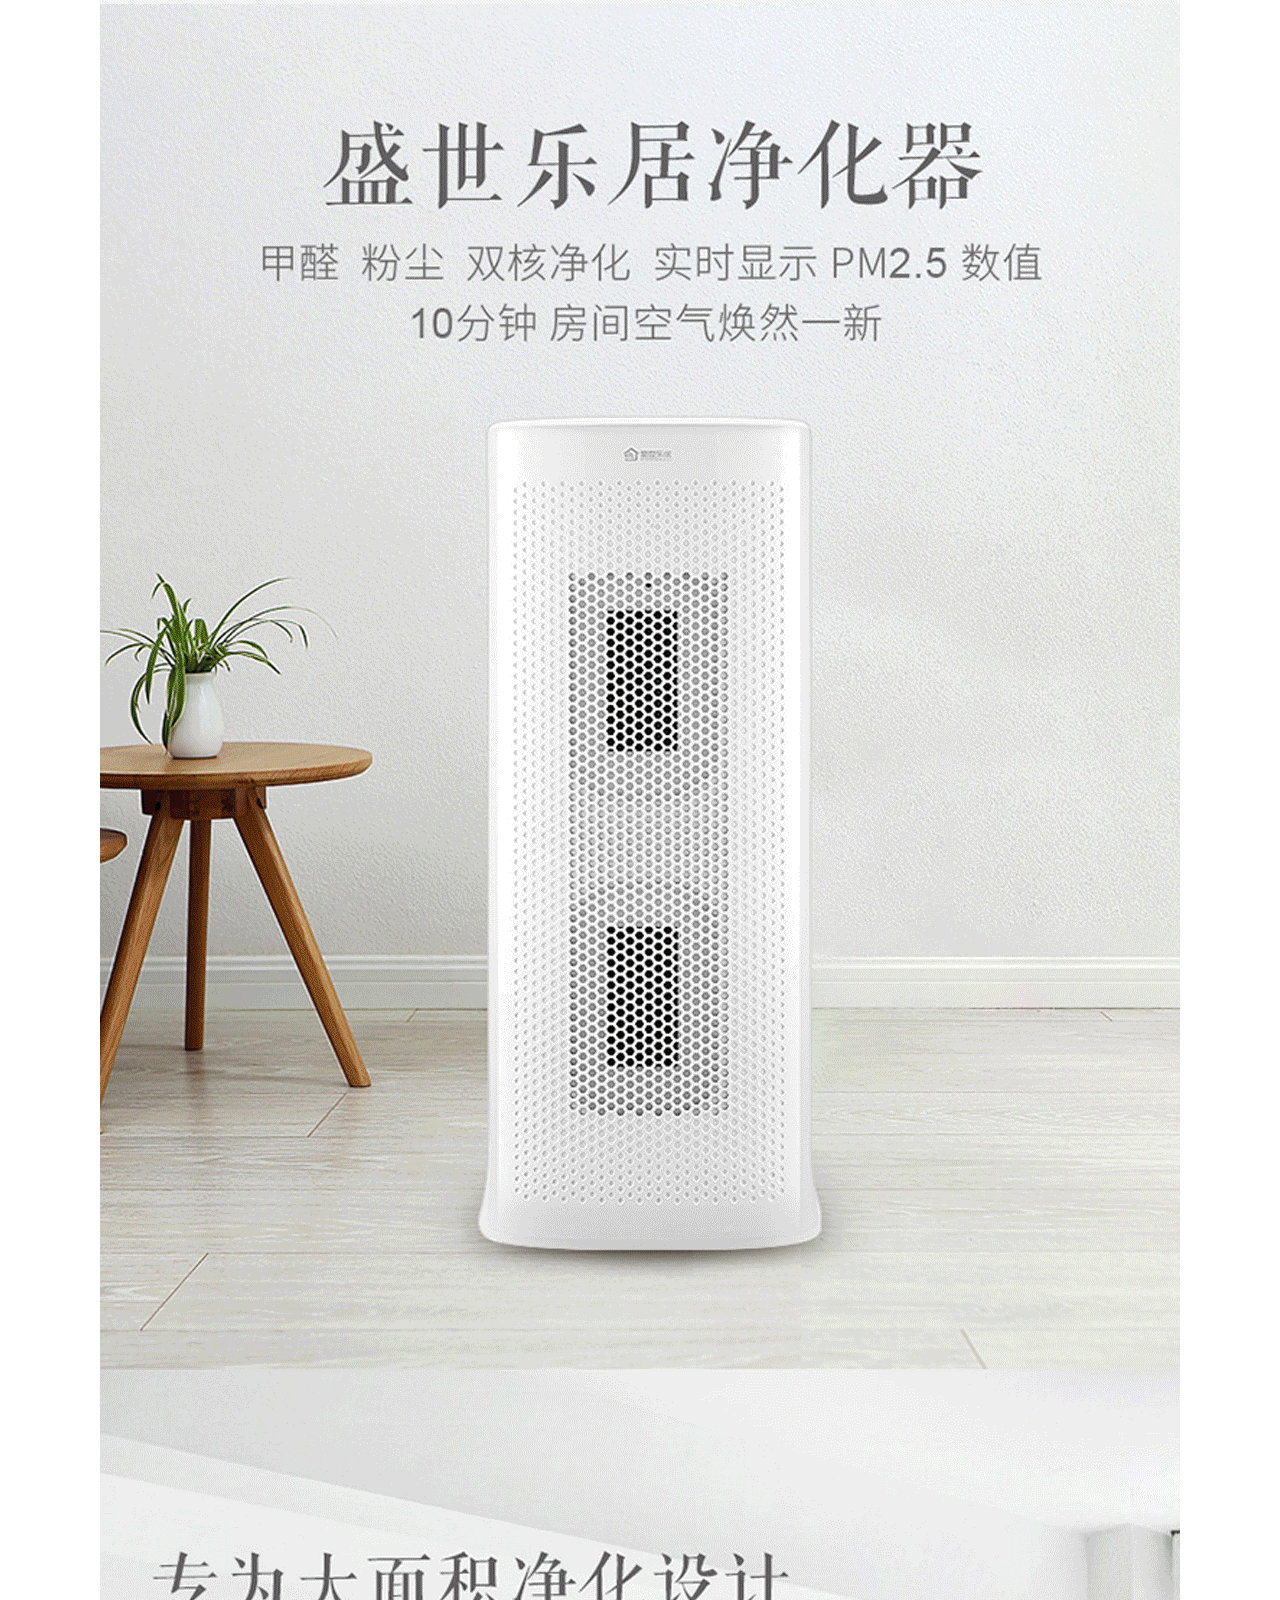
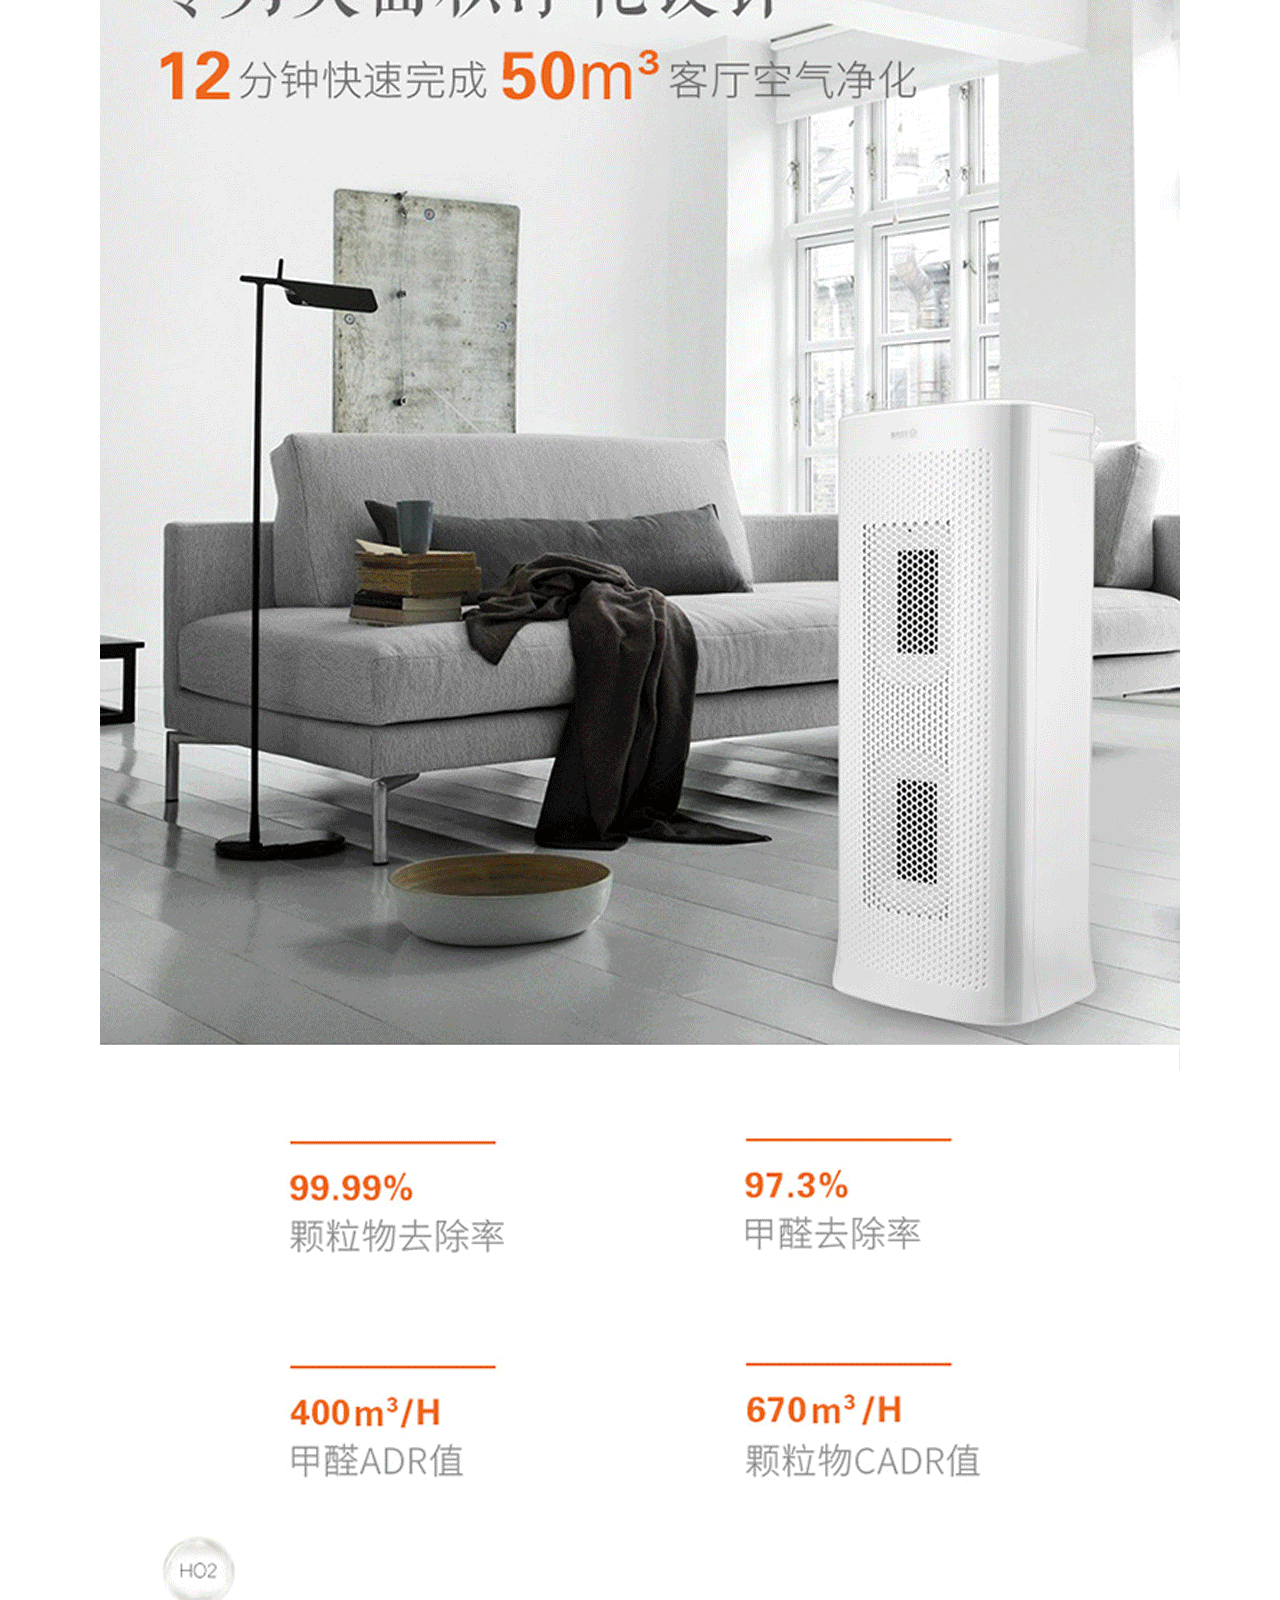
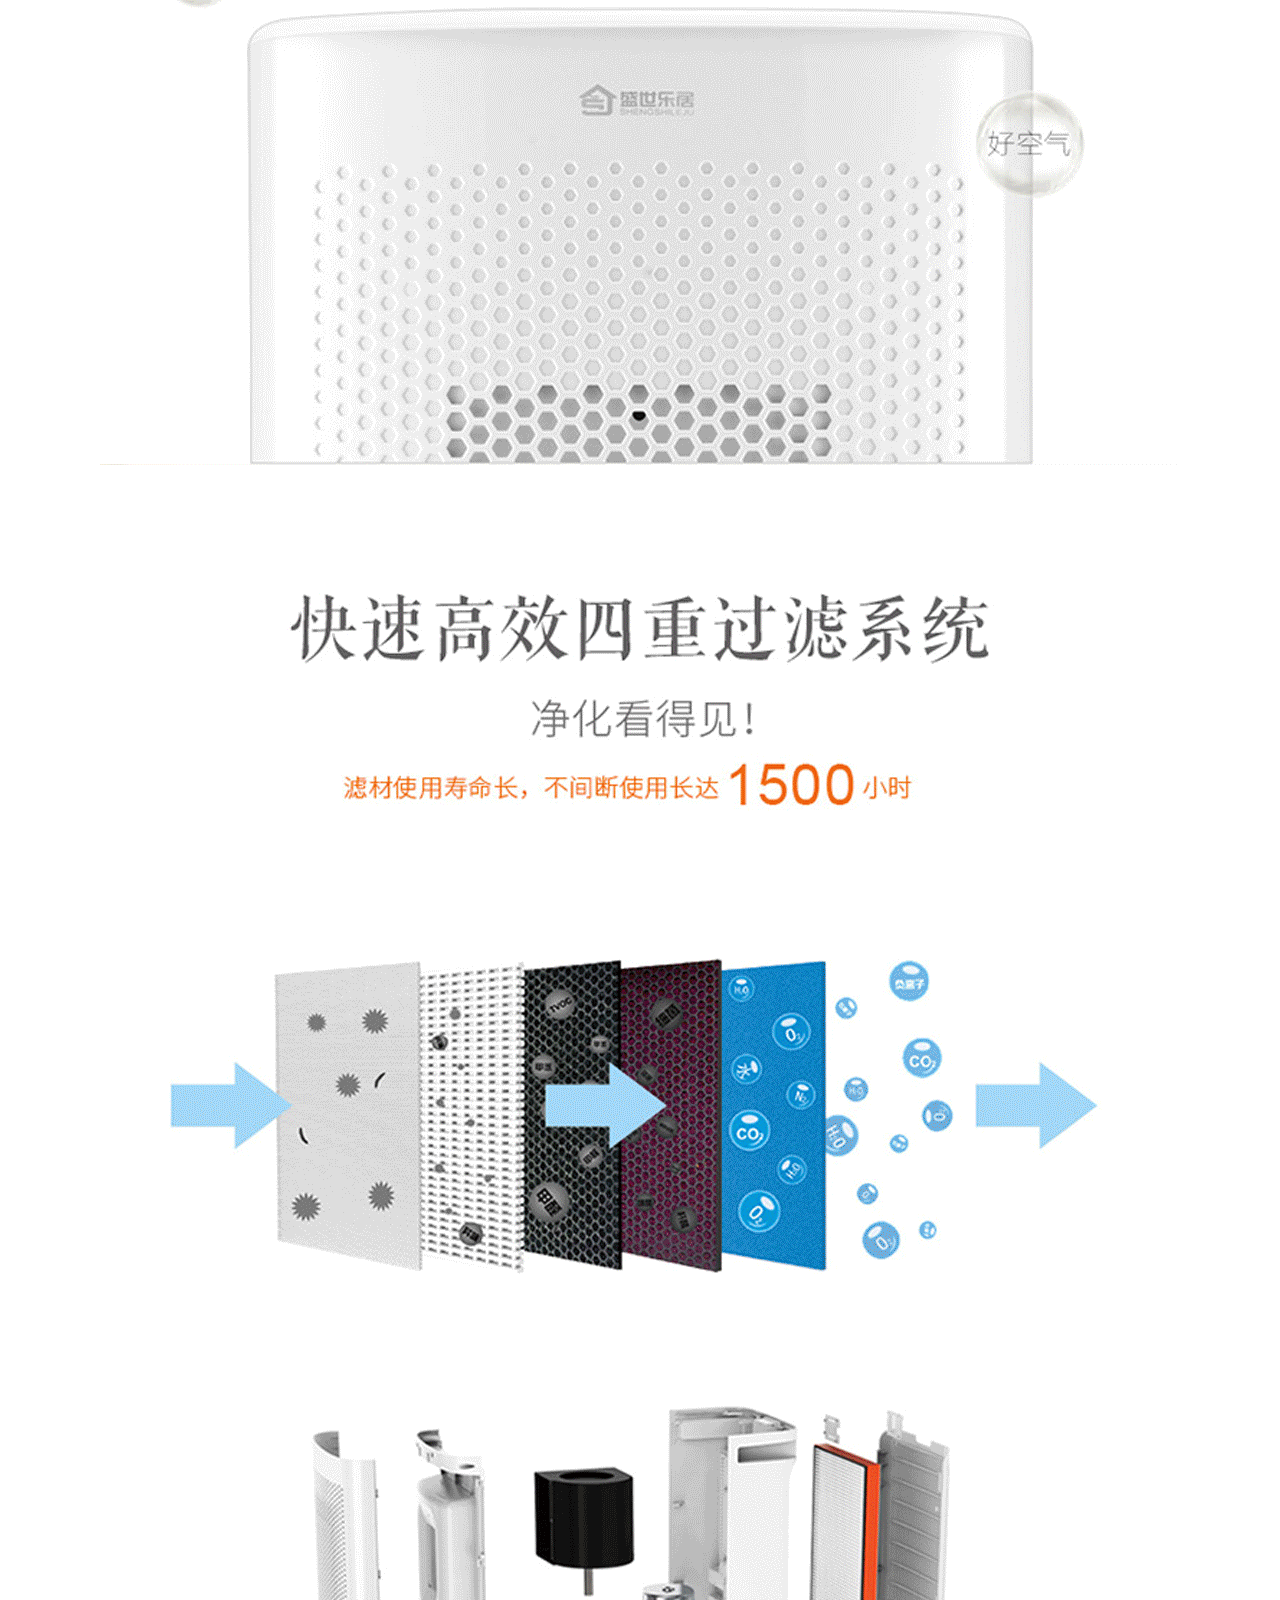
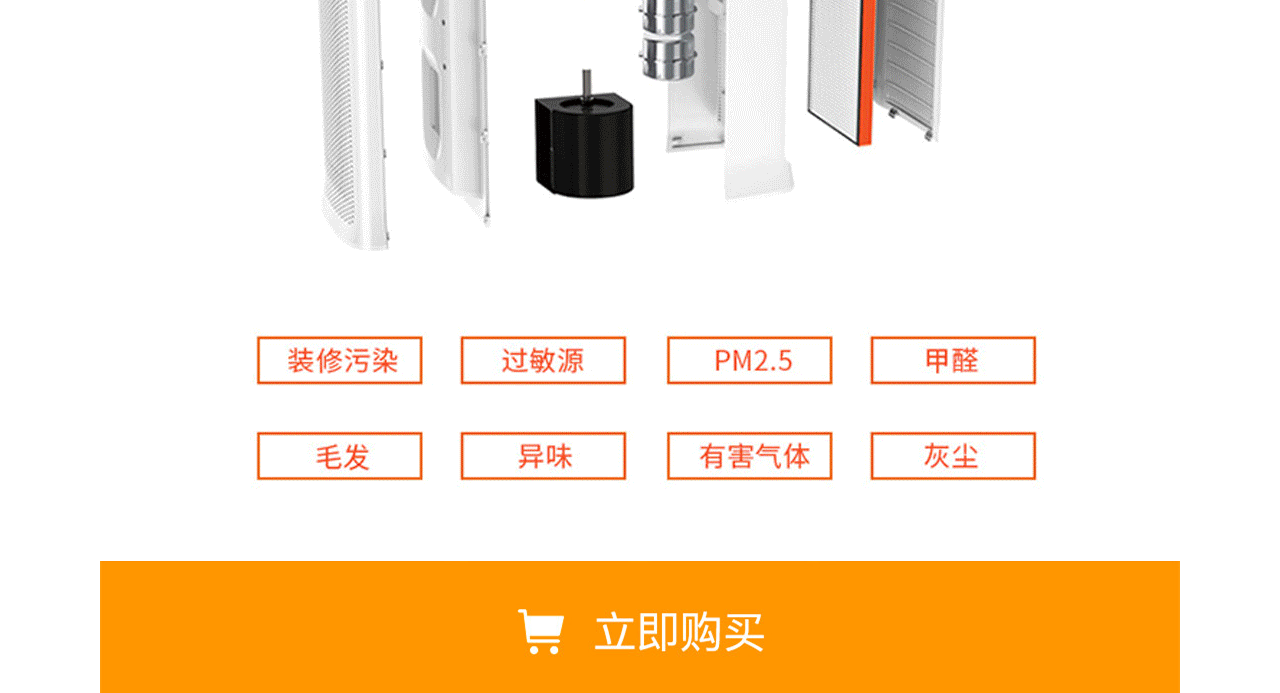
<file: details_7.html>
<!DOCTYPE html>
<html lang="en">
<head>
	<meta charset="UTF-8">
	<meta content="width=device-width, initial-scale=1.0, maximum-scale=1.0, user-scalable=0" name="viewport">
	<title>乐居商城</title>
	<link rel="stylesheet" href="./css/index.css">
</head>
<body>
	<div class="lojoy-index">
		<a href="./more.html" class="fixTop">
			<img src="./images/detailBack.png" alt="">
		</a>
		<img src="./images/detailBack.png" alt="">
		<div class="content">
			<img src="./images/details/details7.png" alt="">
			<img src="./images/btnBuy.png" class="alertCode" alt="">
			<img src="./images/btnBuy.png" class="alertCode btnBottom" alt="">
		</div>
	</div>
	<div class="shade">
		<img src="./images/codes/code7.png" alt="">
	</div>
	<script src="./js/jquery.js"></script>
	<script src="./js/common.js"></script>
</body>
</html>
</file>
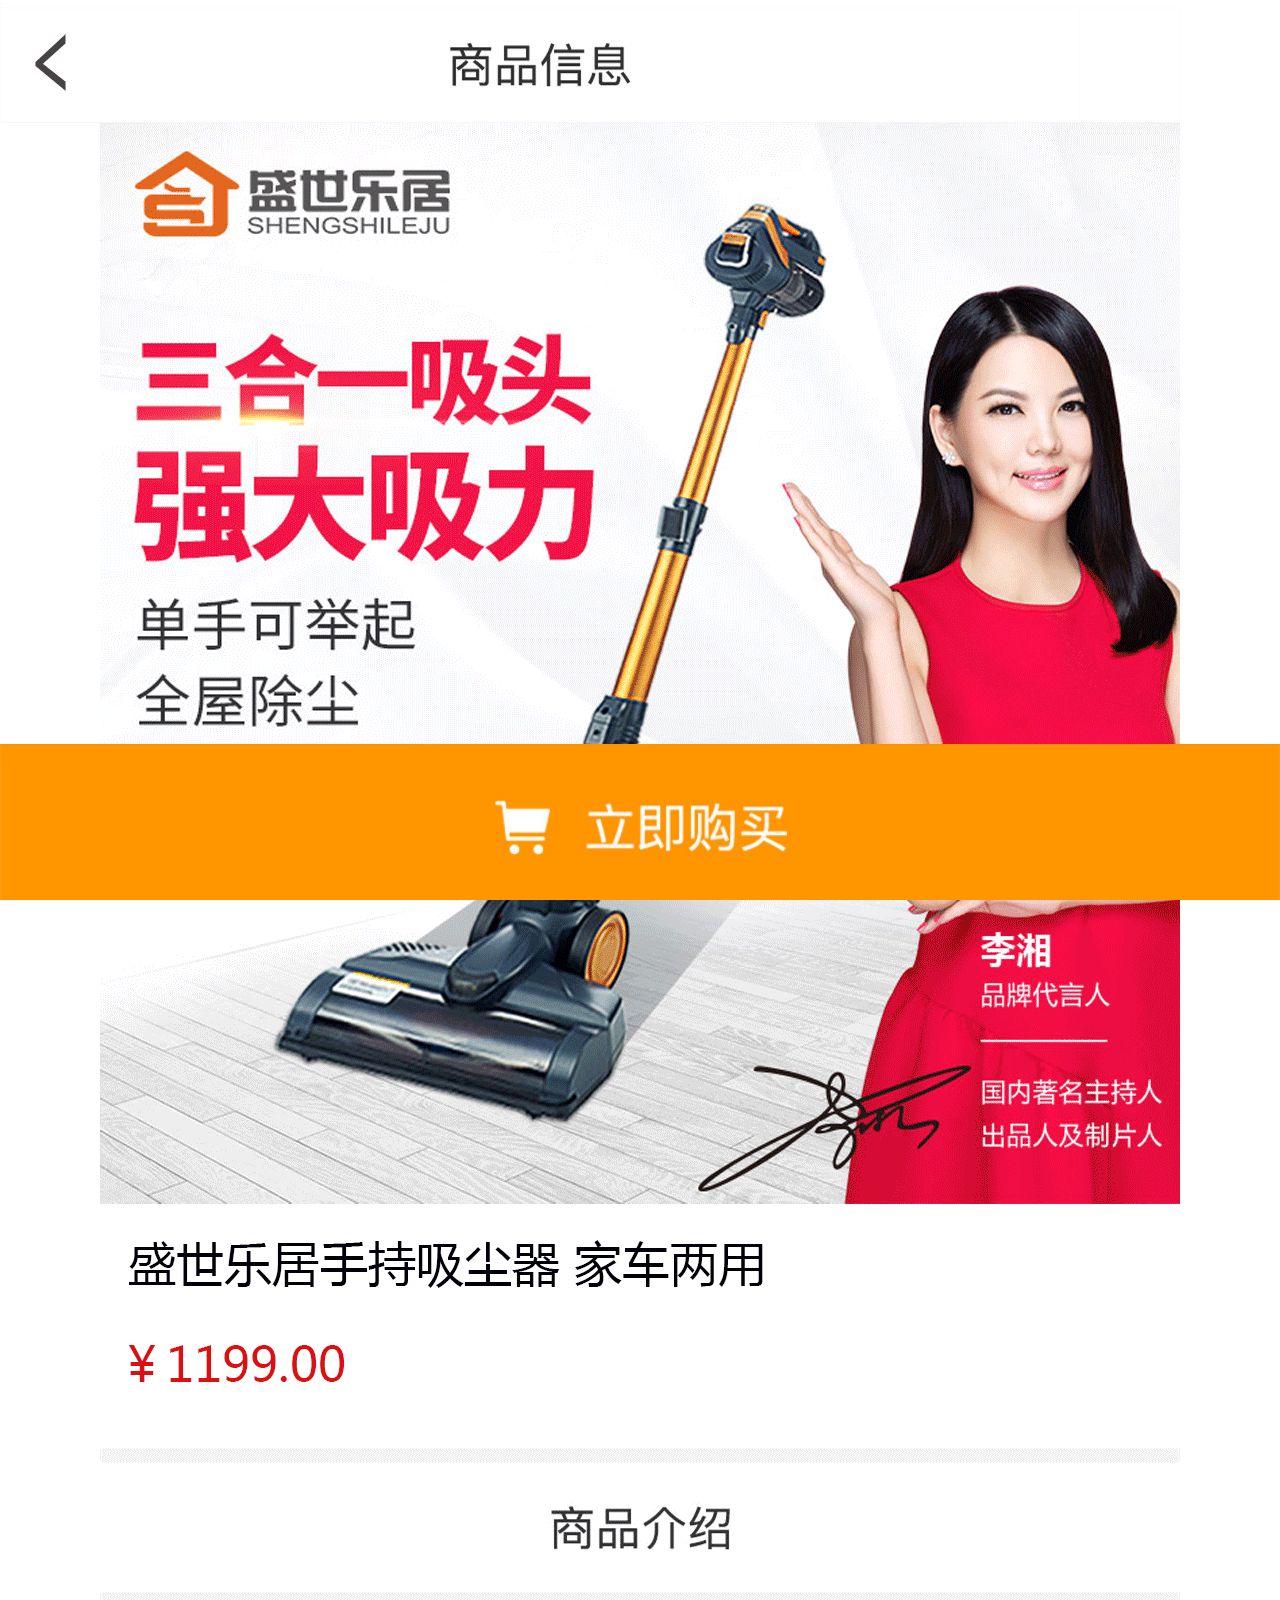
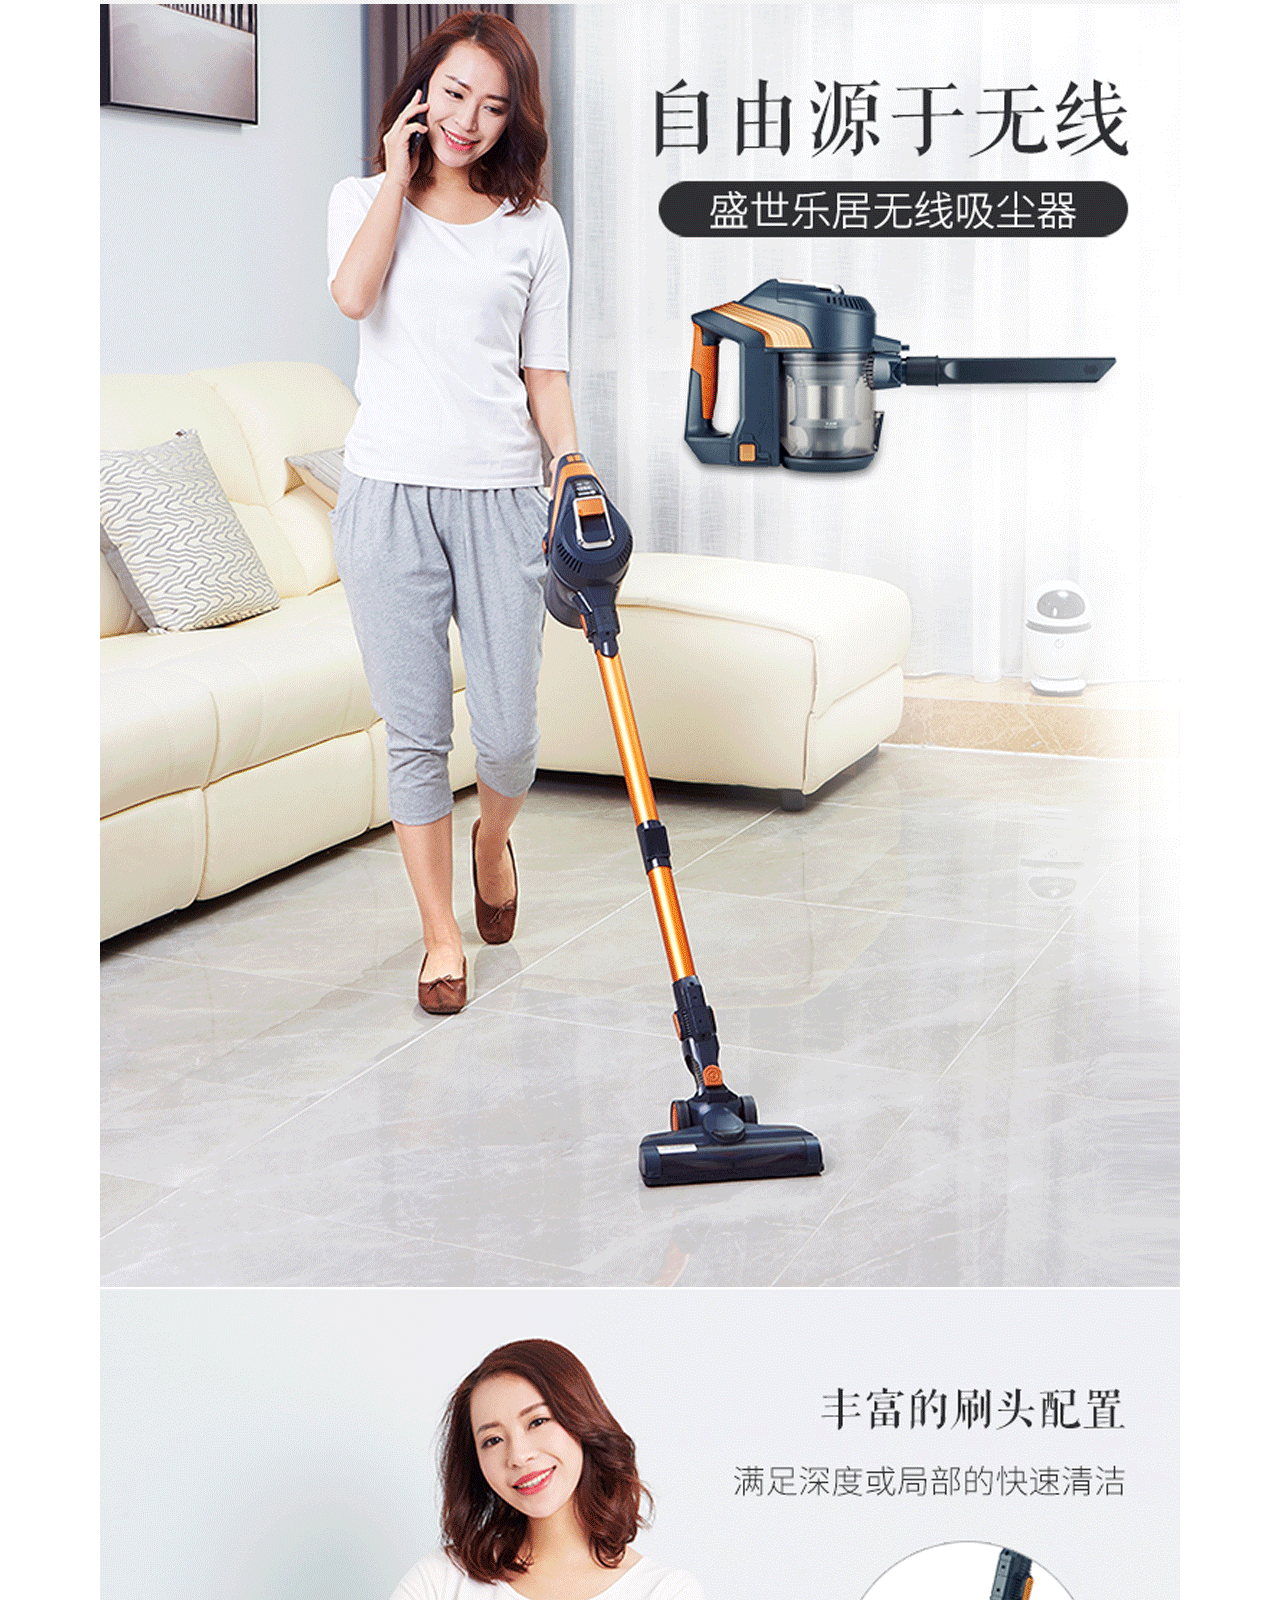
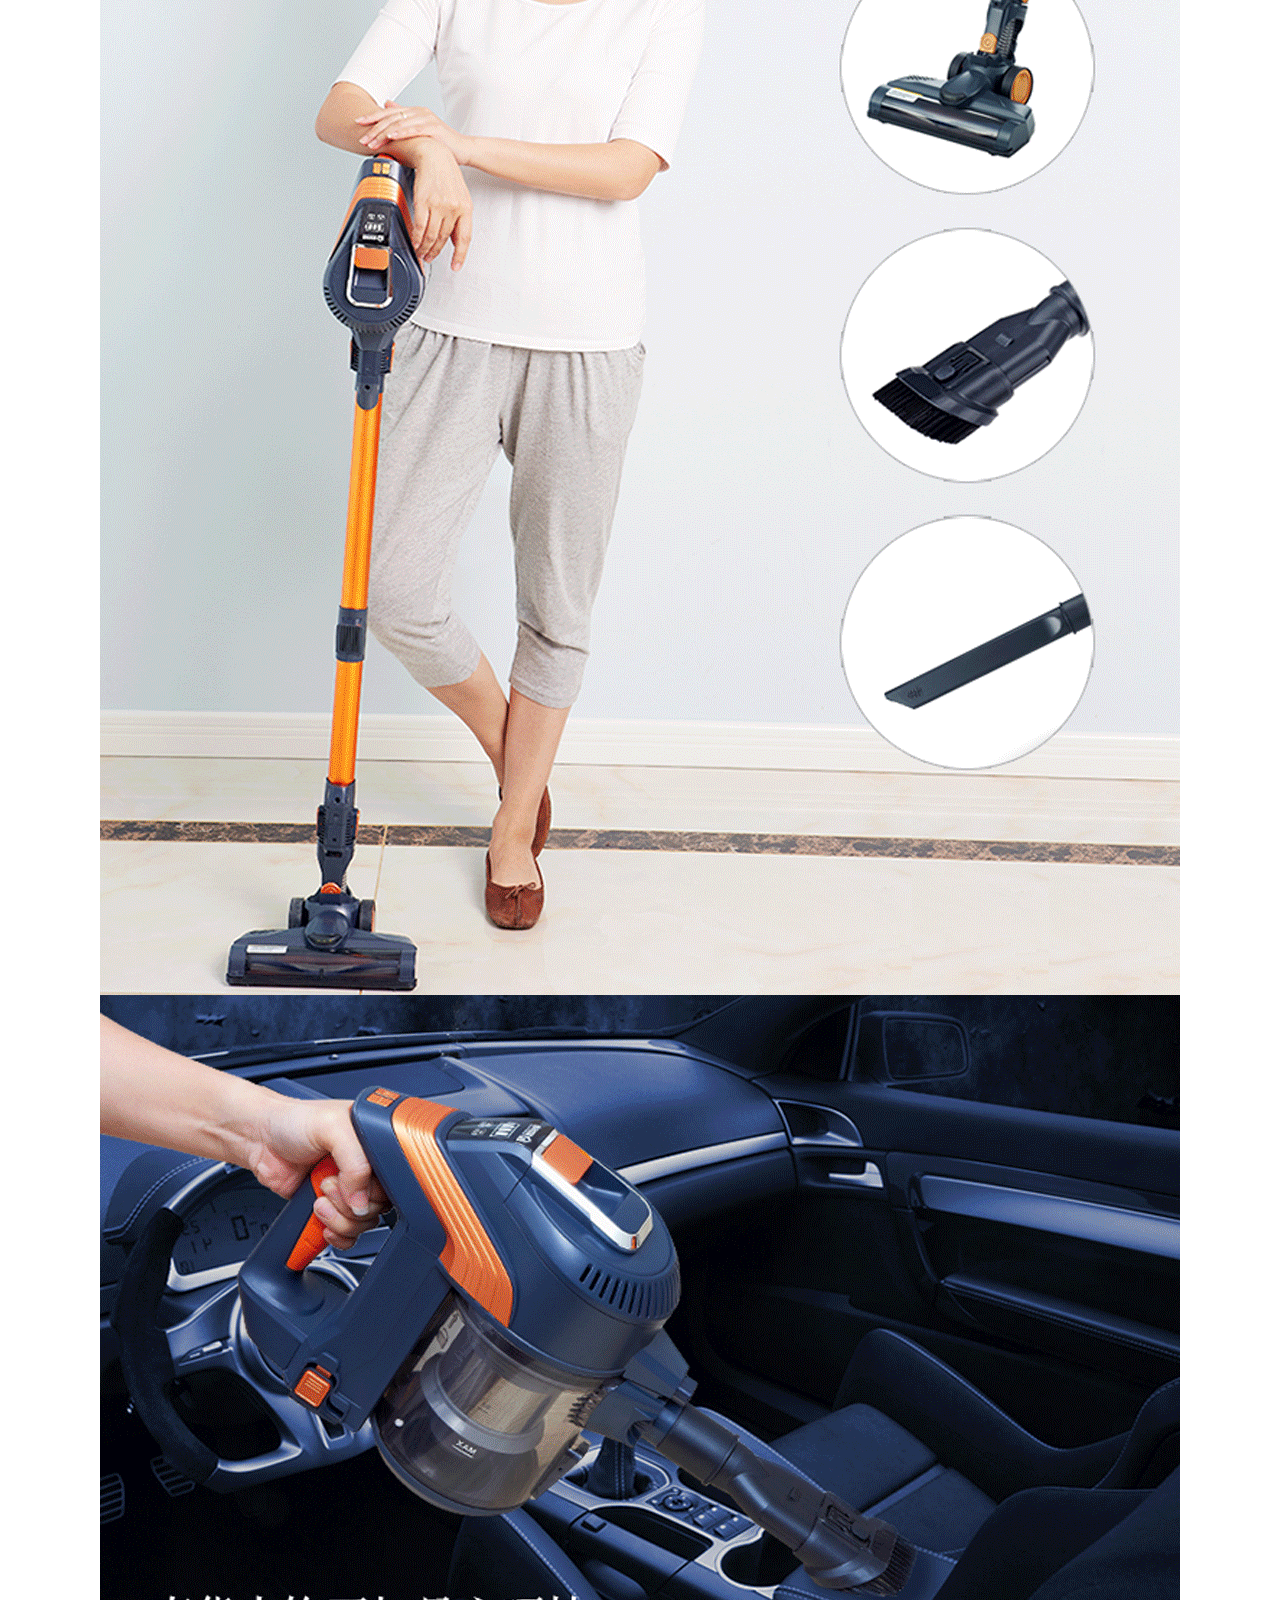
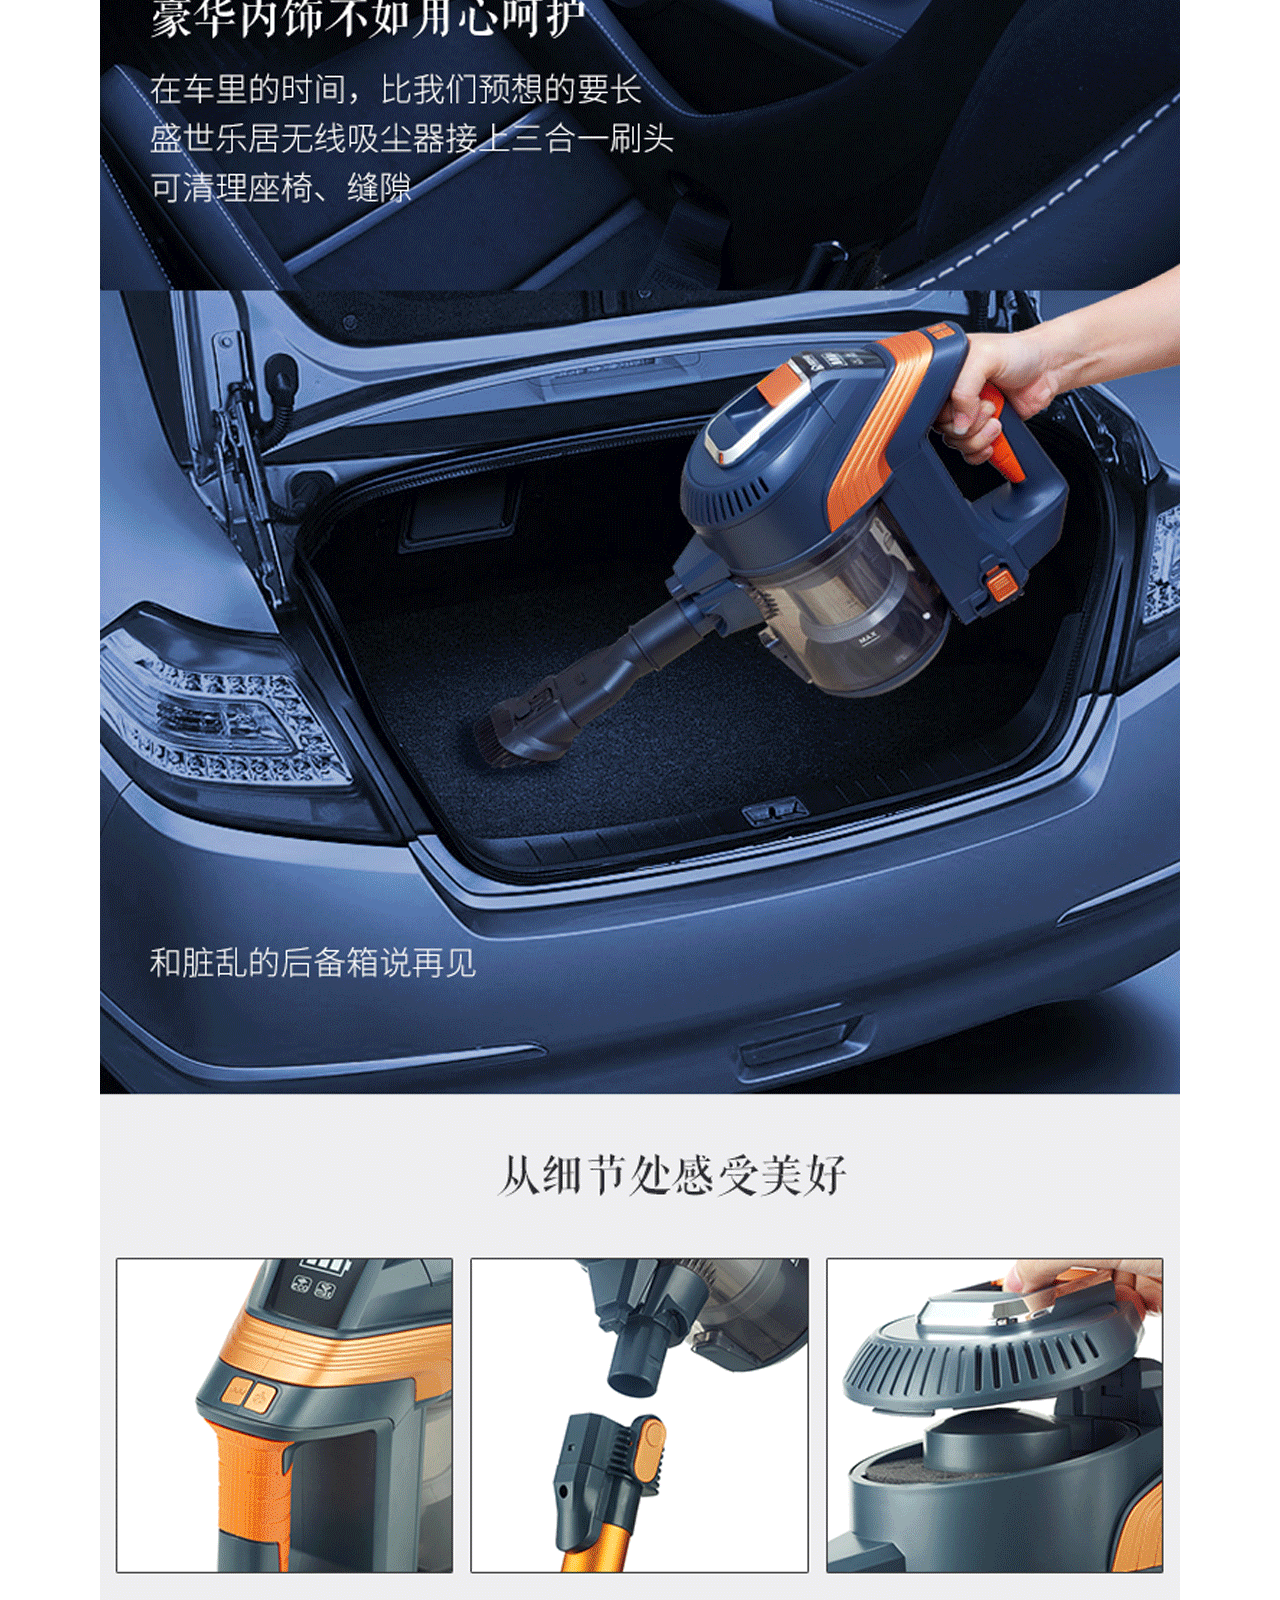
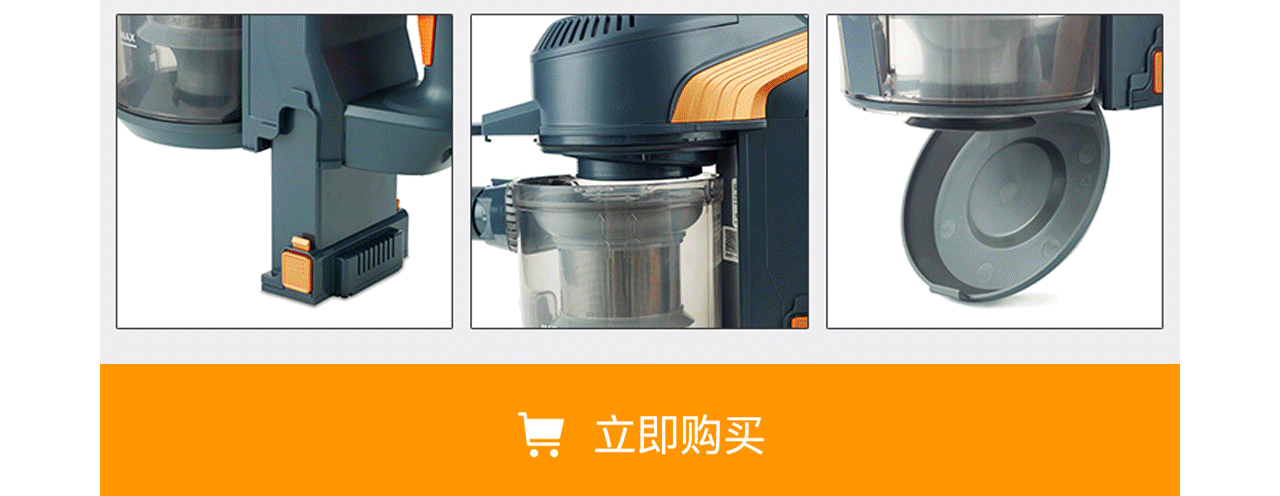
<file: details_8.html>
<!DOCTYPE html>
<html lang="en">
<head>
	<meta charset="UTF-8">
	<meta content="width=device-width, initial-scale=1.0, maximum-scale=1.0, user-scalable=0" name="viewport">
	<title>乐居商城</title>
	<link rel="stylesheet" href="./css/index.css">
</head>
<body>
	<div class="lojoy-index">
		<a href="./more.html" class="fixTop">
			<img src="./images/detailBack.png" alt="">
		</a>
		<img src="./images/detailBack.png" alt="">
		<div class="content">
			<img src="./images/details/details8.png" alt="">
			<img src="./images/btnBuy.png" class="alertCode" alt="">
			<img src="./images/btnBuy.png" class="alertCode btnBottom" alt="">
		</div>
	</div>
	<div class="shade">
		<img src="./images/codes/code8.png" alt="">
	</div>
	<script src="./js/jquery.js"></script>
	<script src="./js/common.js"></script>
</body>
</html>
</file>
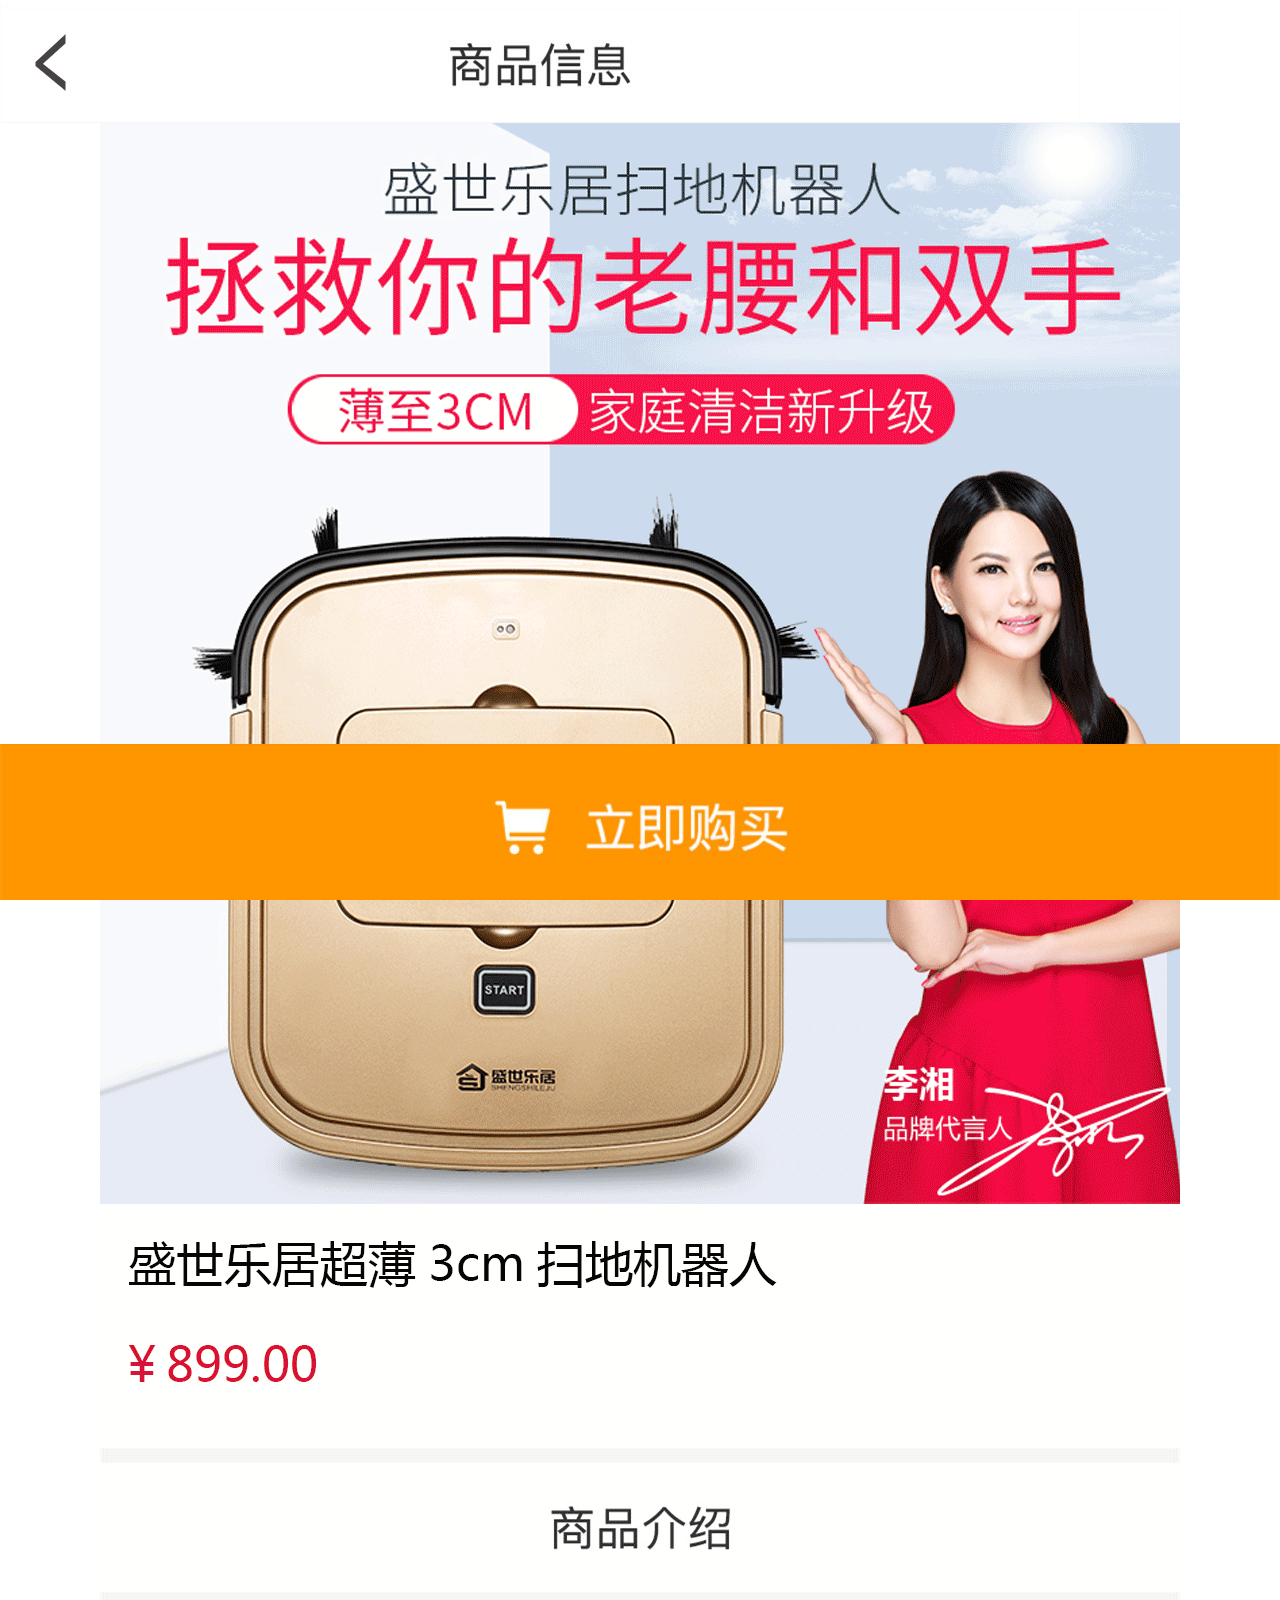
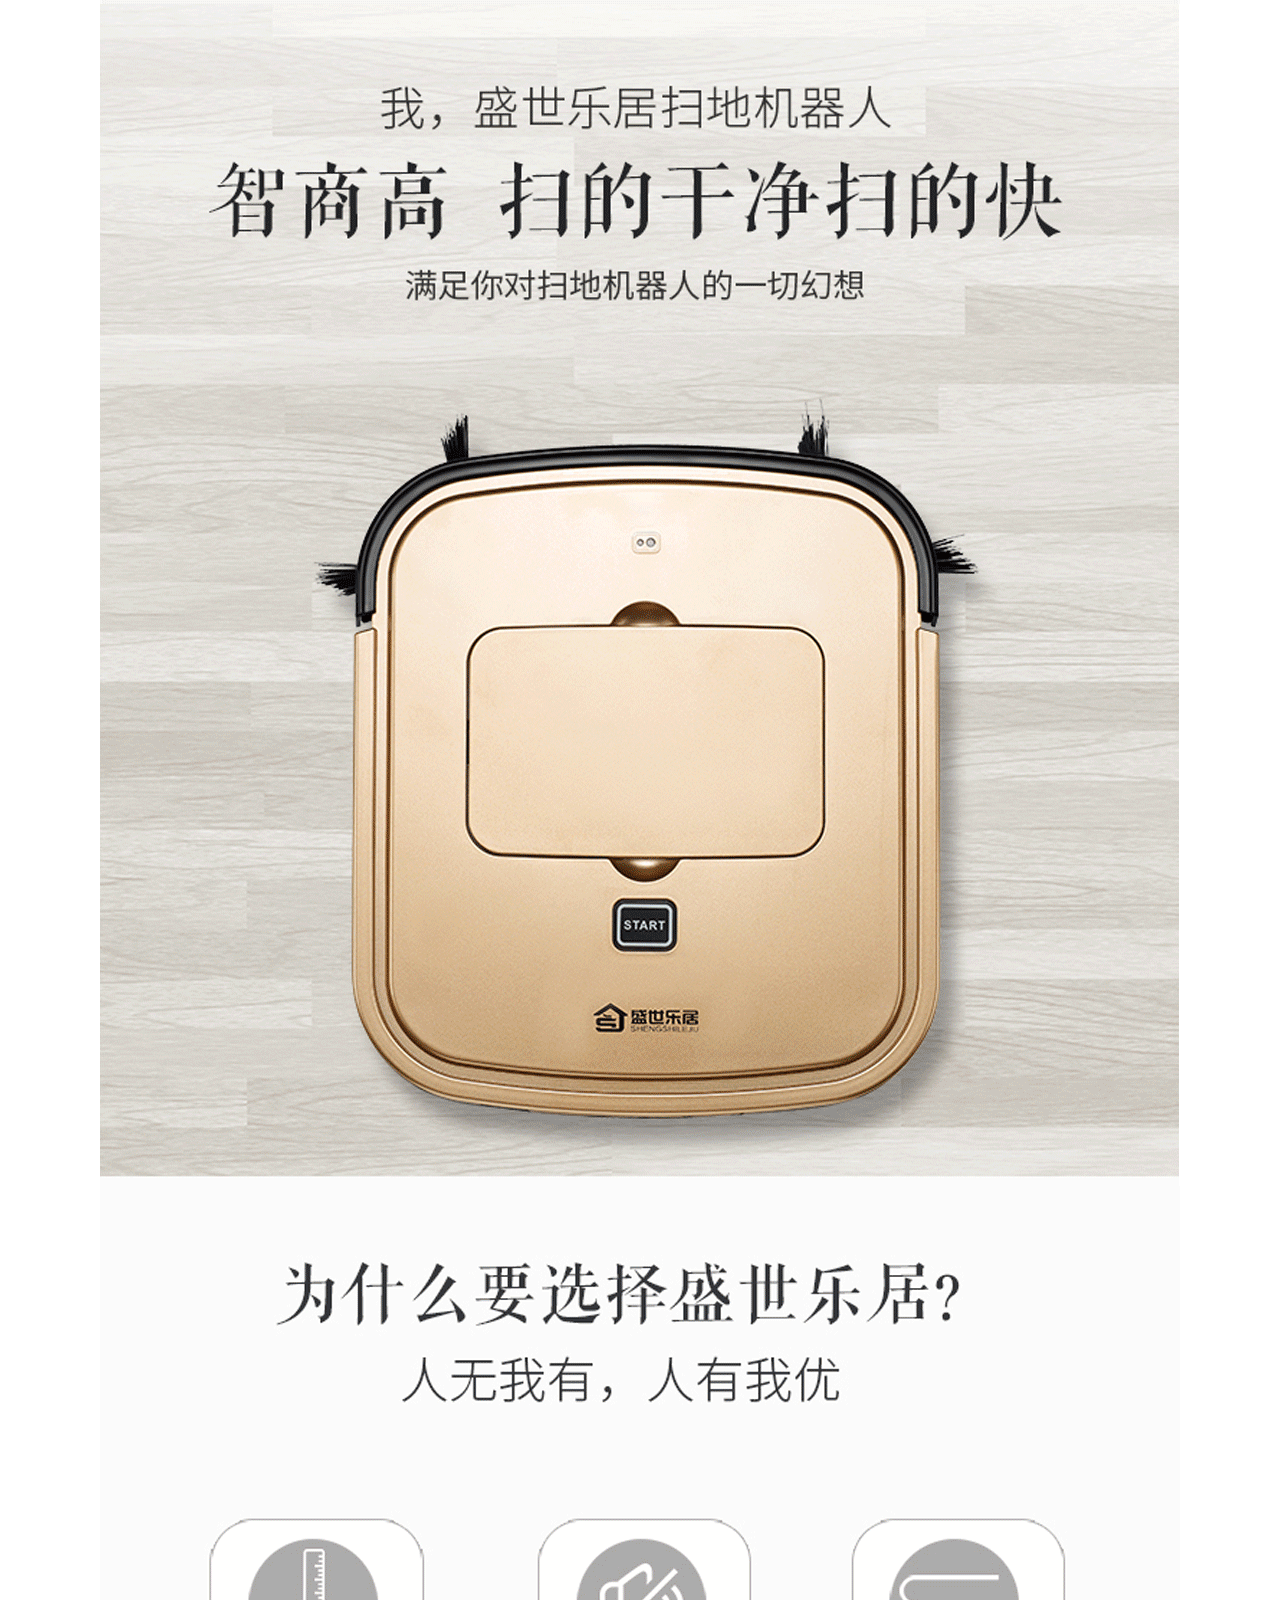
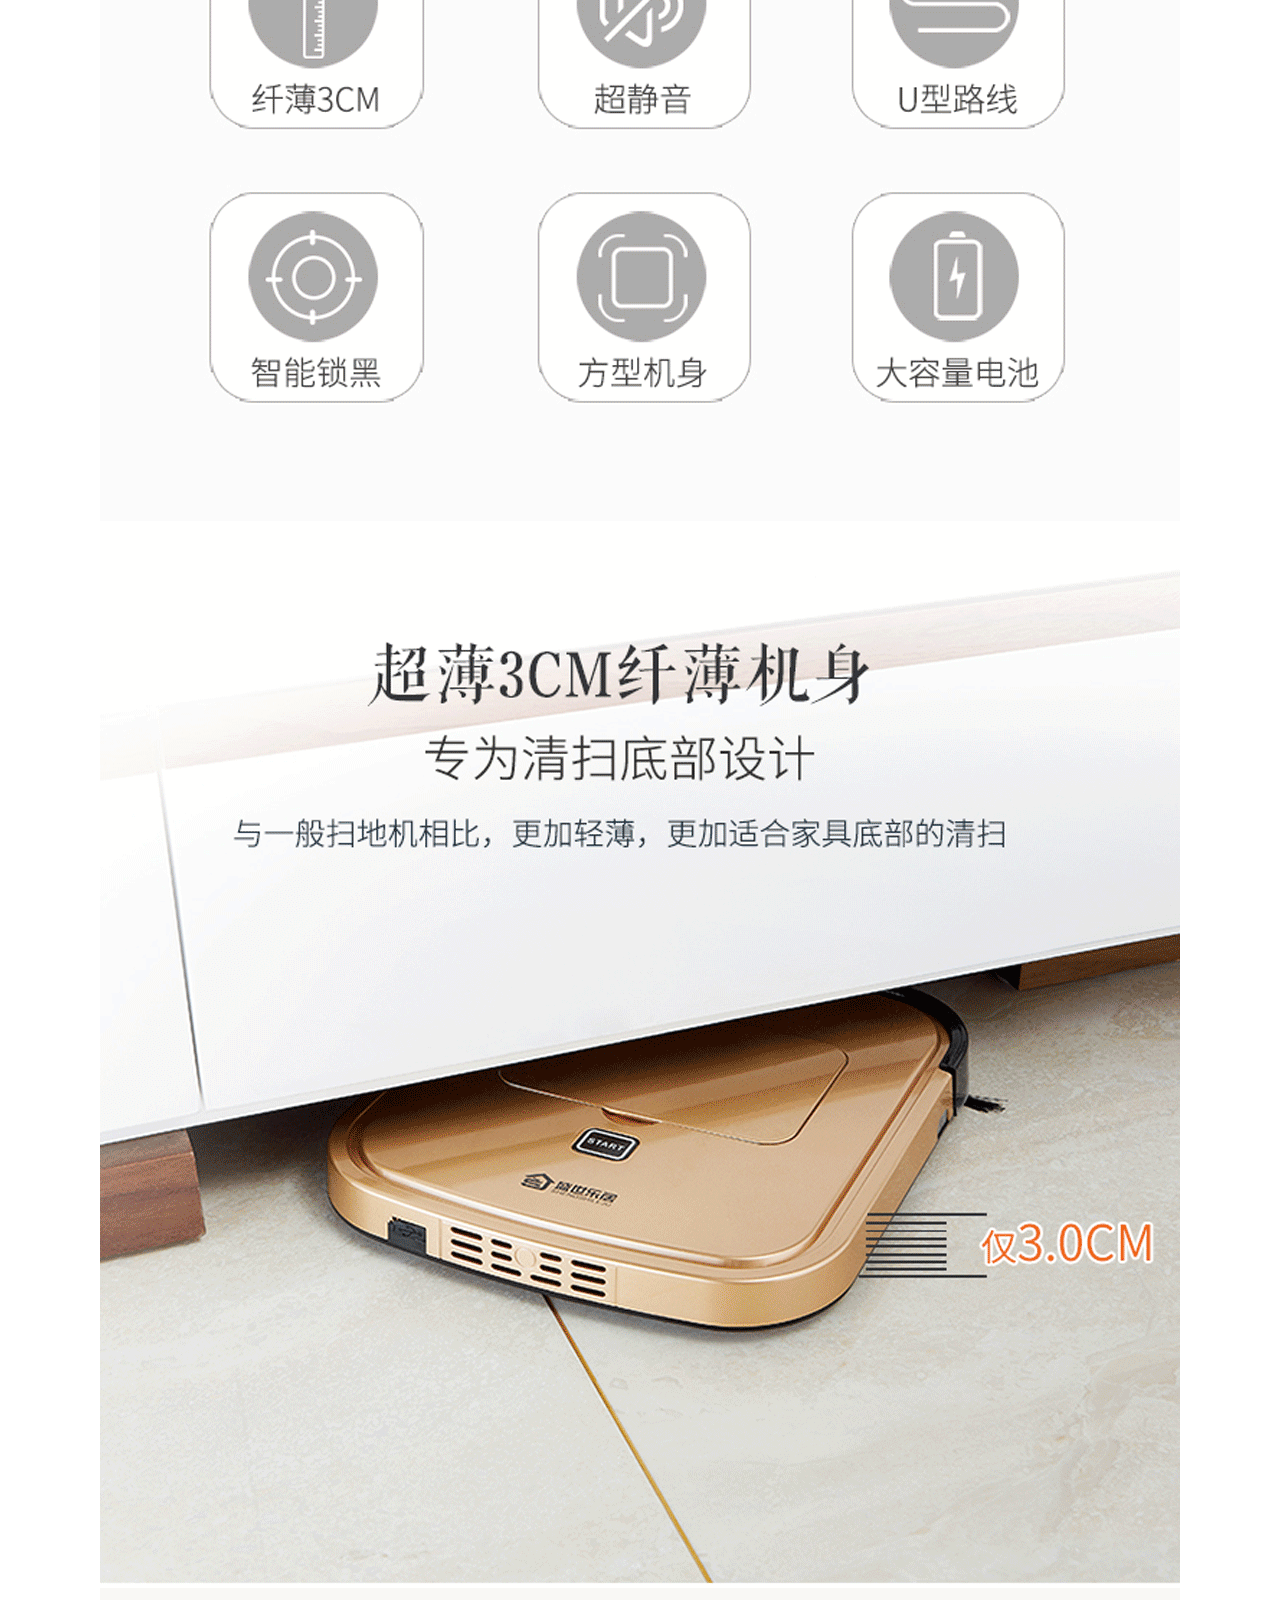
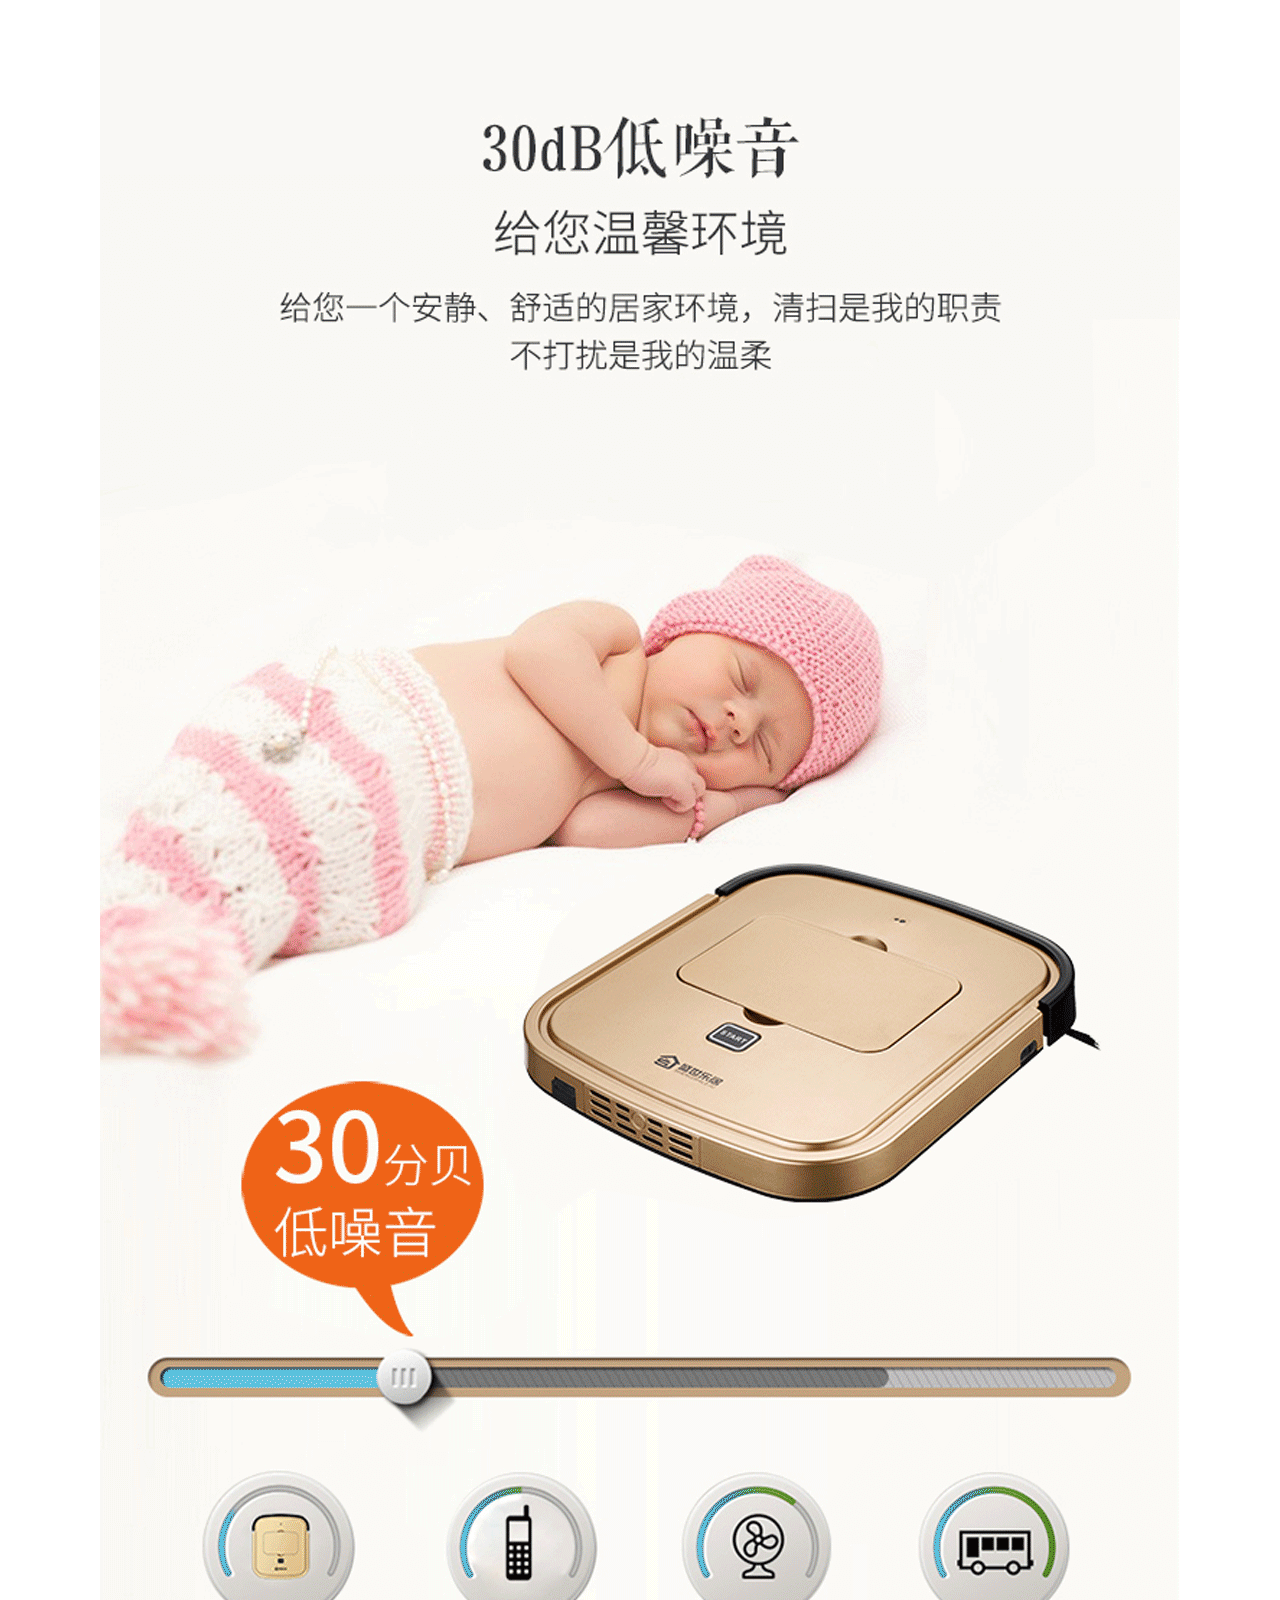
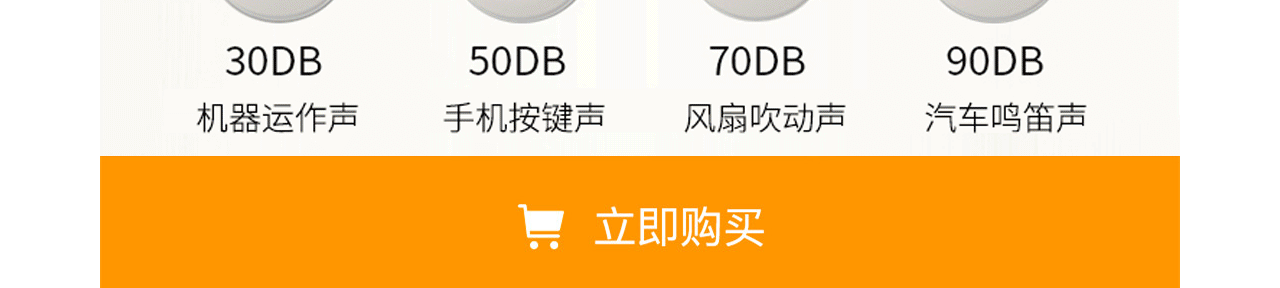
<file: details_9.html>
<!DOCTYPE html>
<html lang="en">
<head>
	<meta charset="UTF-8">
	<meta content="width=device-width, initial-scale=1.0, maximum-scale=1.0, user-scalable=0" name="viewport">
	<title>乐居商城</title>
	<link rel="stylesheet" href="./css/index.css">
</head>
<body>
	<div class="lojoy-index">
		<a href="./more.html" class="fixTop">
			<img src="./images/detailBack.png" alt="">
		</a>
		<img src="./images/detailBack.png" alt="">
		<div class="content">
			<img src="./images/details/details10.png" alt="">
			<img src="./images/btnBuy.png" class="alertCode" alt="">
			<img src="./images/btnBuy.png" class="alertCode btnBottom" alt="">
		</div>
	</div>
	<div class="shade">
		<img src="./images/codes/code9.png" alt="">
	</div>
	<script src="./js/jquery.js"></script>
	<script src="./js/common.js"></script>
</body>
</html>
</file>
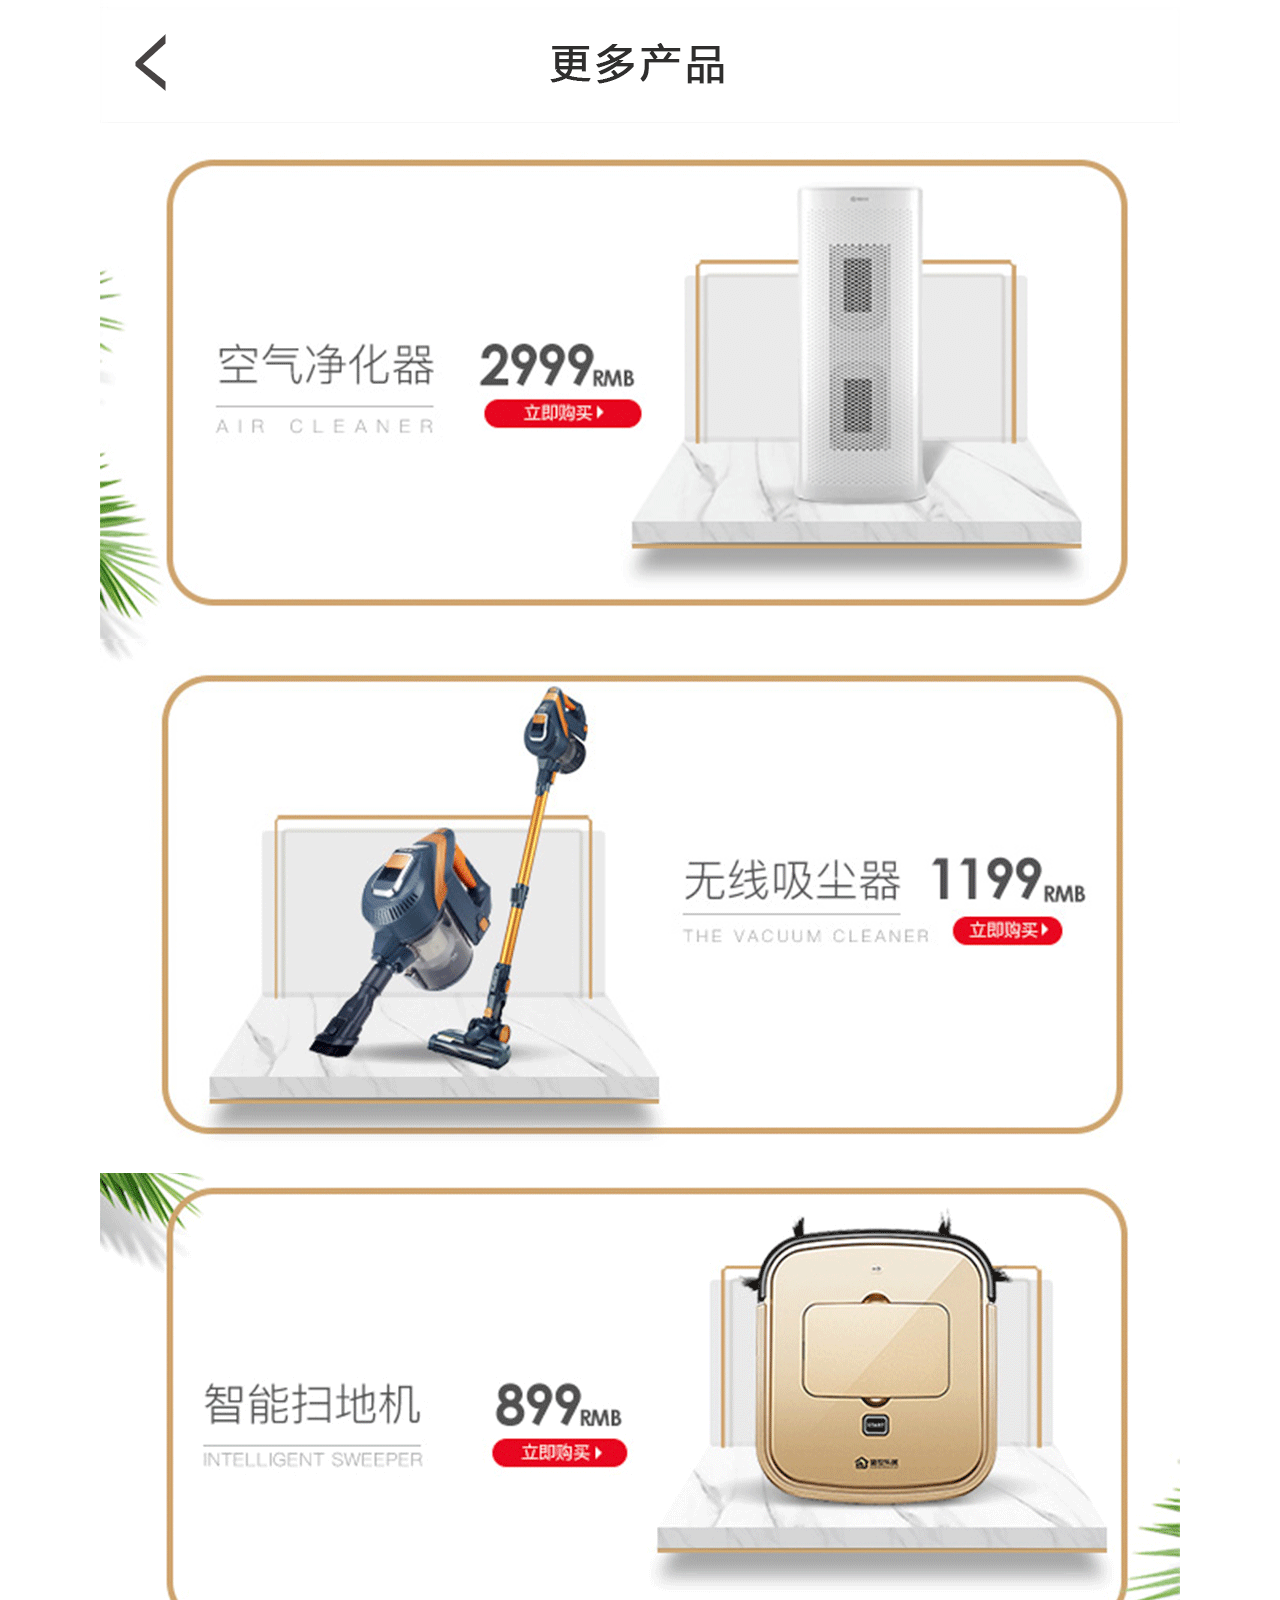
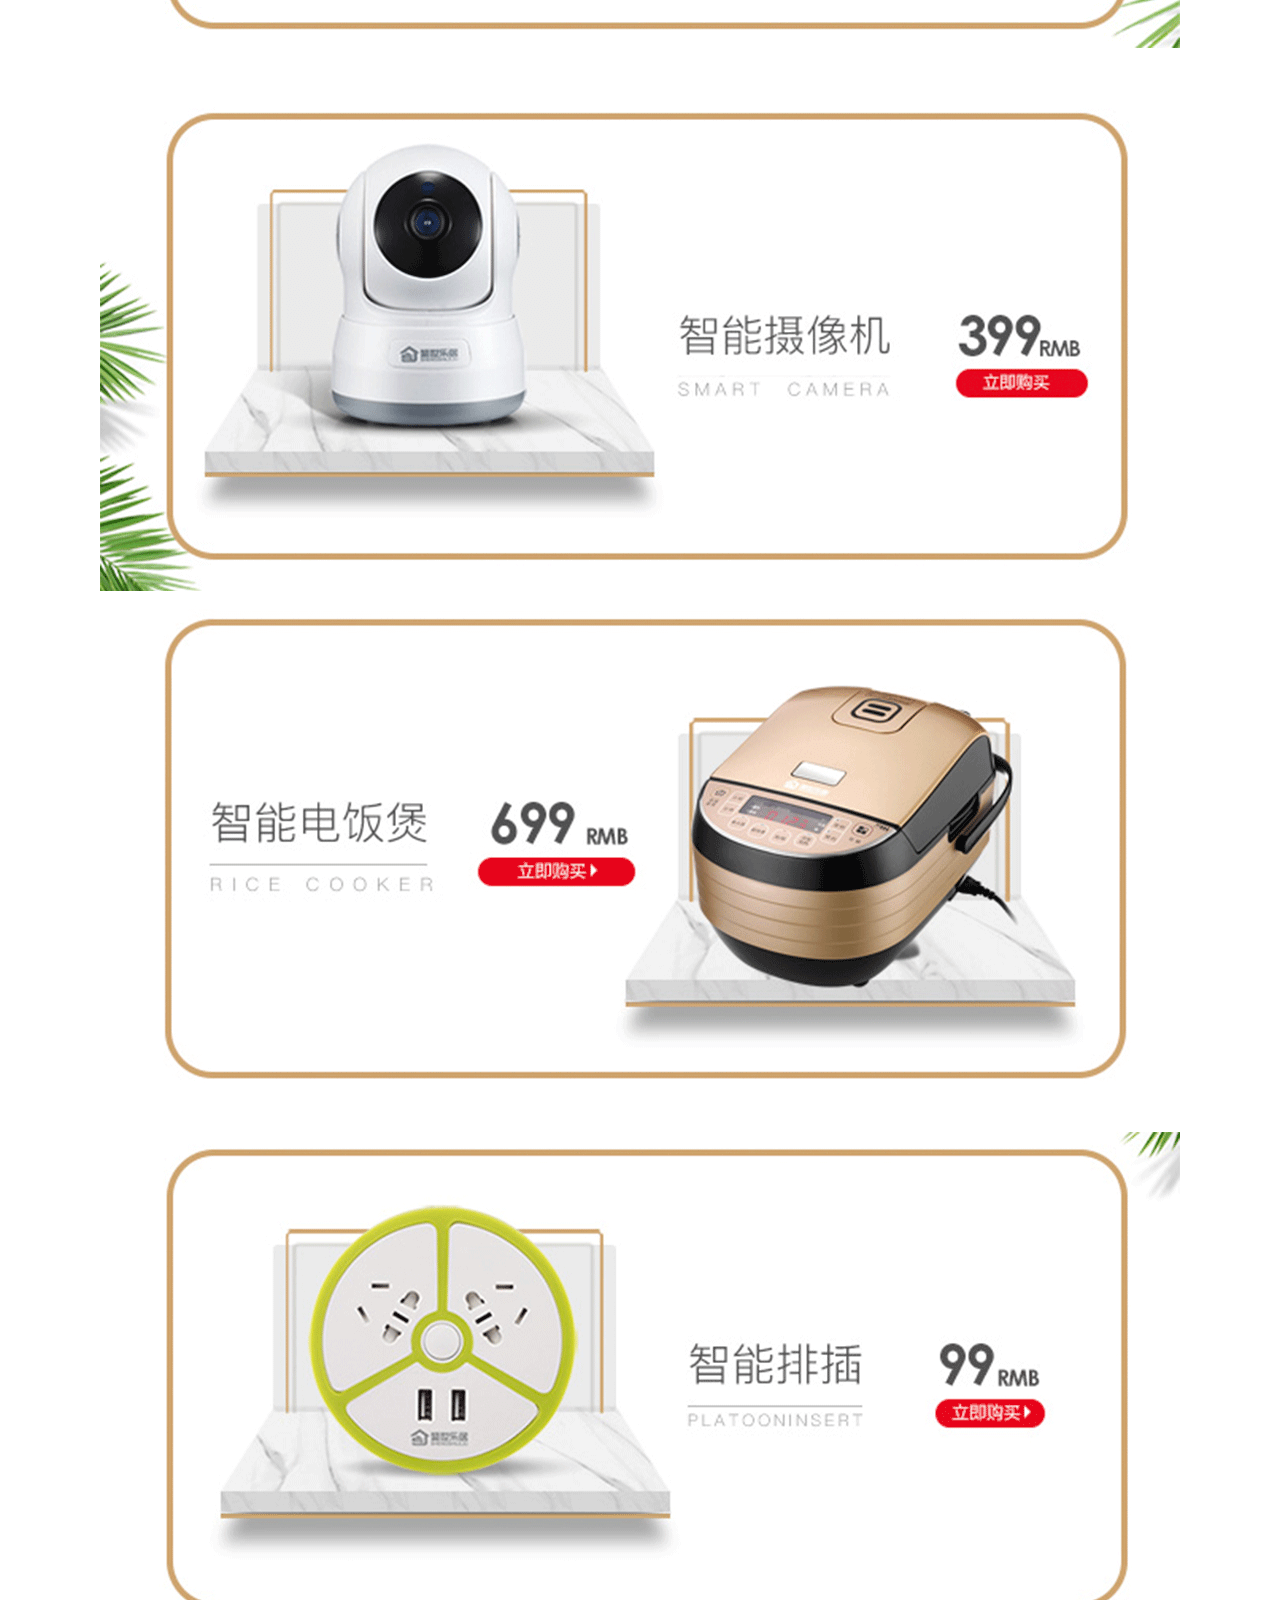
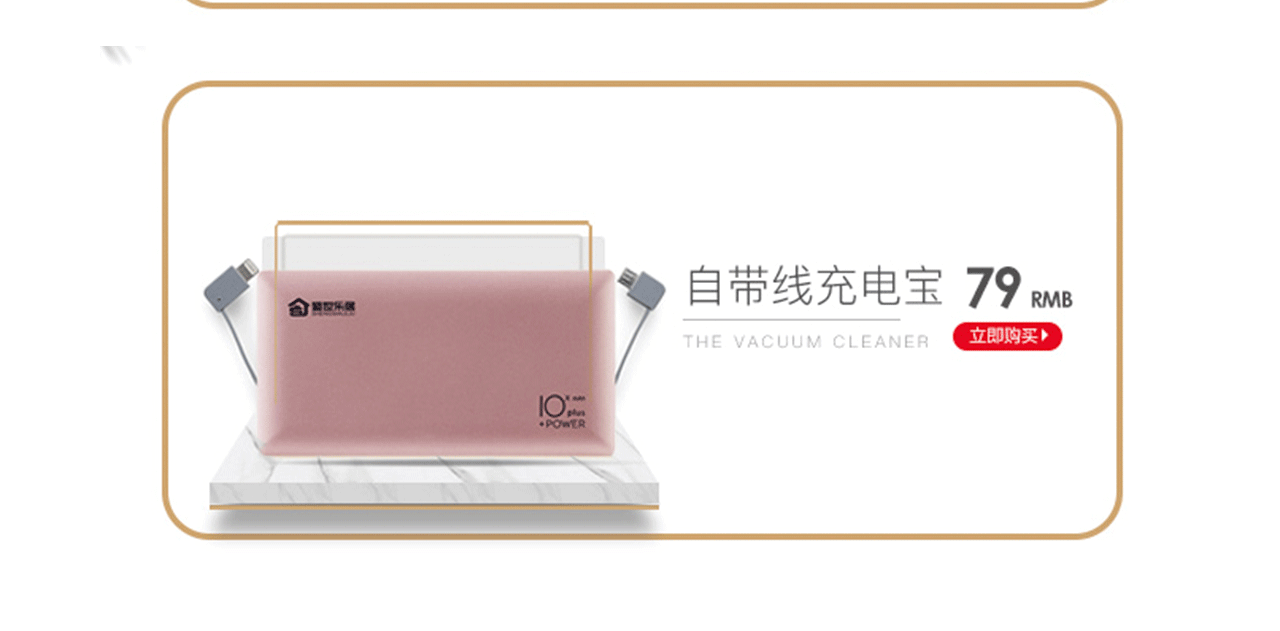
<file: more.html>
<!DOCTYPE html>
<html lang="en">
<head>
	<meta charset="UTF-8">
	<meta content="width=device-width, initial-scale=1.0, maximum-scale=1.0, user-scalable=0" name="viewport">
	<title>更多商品</title>
	<link rel="stylesheet" href="./css/index.css">
</head>
<body>
	<div class="lojoy-index">
		<a href="./index.html">
			<img src="./images/back.png" alt="">
		</a>
		<a href="./details_7.html">
			<img src="./images/index/more_goods1.png" alt="">
		</a>
		<a href="./details_8.html">
			<img src="./images/index/more_goods2.png" alt="">
		</a>
		<a href="./details_9.html">
			<img src="./images/index/more_goods3.png" alt="">
		</a>
		<a href="./details_10.html">
			<img src="./images/index/more_goods4.png" alt="">
		</a>
		<a href="./details_11.html">
			<img src="./images/index/more_goods5.png" alt="">
		</a>
		<a href="./details_12.html">
			<img src="./images/index/more_goods6.png" alt="">
		</a>
		<a href="./details_13.html">
			<img src="./images/index/more_goods7.png" alt="">
		</a>
	</div>
</body>
</html>
</file>
<file: css/index.css>
* {
	margin: 0;
	padding: 0;
}

.lojoy-index {
	max-width: 1080px;
	margin: auto;
}

.lojoy-index img {
	display: block;
	width: 100%;
}

.clear {
	overflow: hidden;
}

.pull-left {
	width: 50%;
	float: left;
}

.pull-right {
	width: 50%;
	float: right;
}

.shade {
	display: none;
	width: 100%;
	height: 100%;
	position: fixed;
	left: 0;
	top: 0;
	background: rgba(0,0,0,.6);
	z-index: 99;
}

.shade img {
	position: absolute;
	left: 50%;
	top:50%;
	-webkit-transform: translate(-50%, -50%);
	-moz-transform: translate(-50%, -50%);
	-o-transform: translate(-50%, -50%);
	transform: translate(-50%, -50%);
}

.fixTop {
	position: fixed;
	left: 0;
	top: 0;
	z-index: 99;
}

.btnBottom {
	width: 100%;
	position: fixed;
	left: 0;
	bottom: 0;
	z-index: 9;
}
</file>
